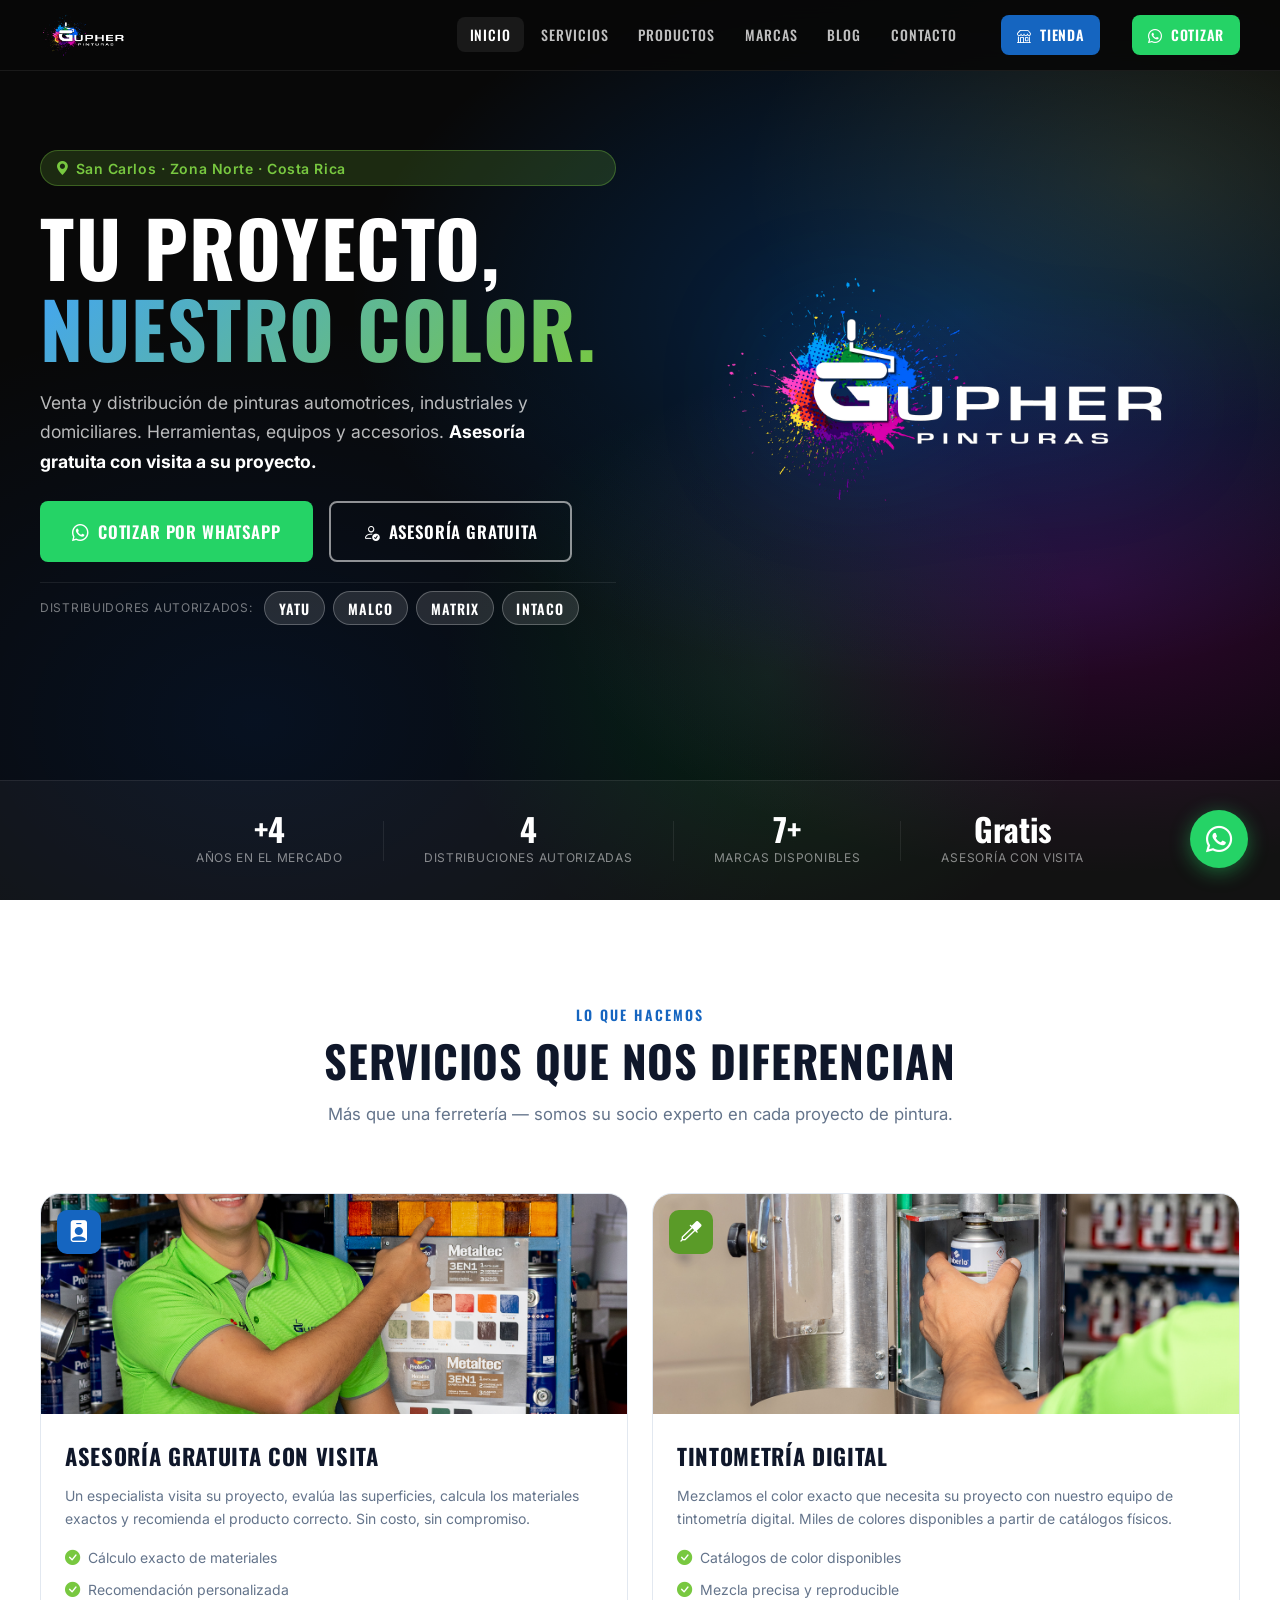
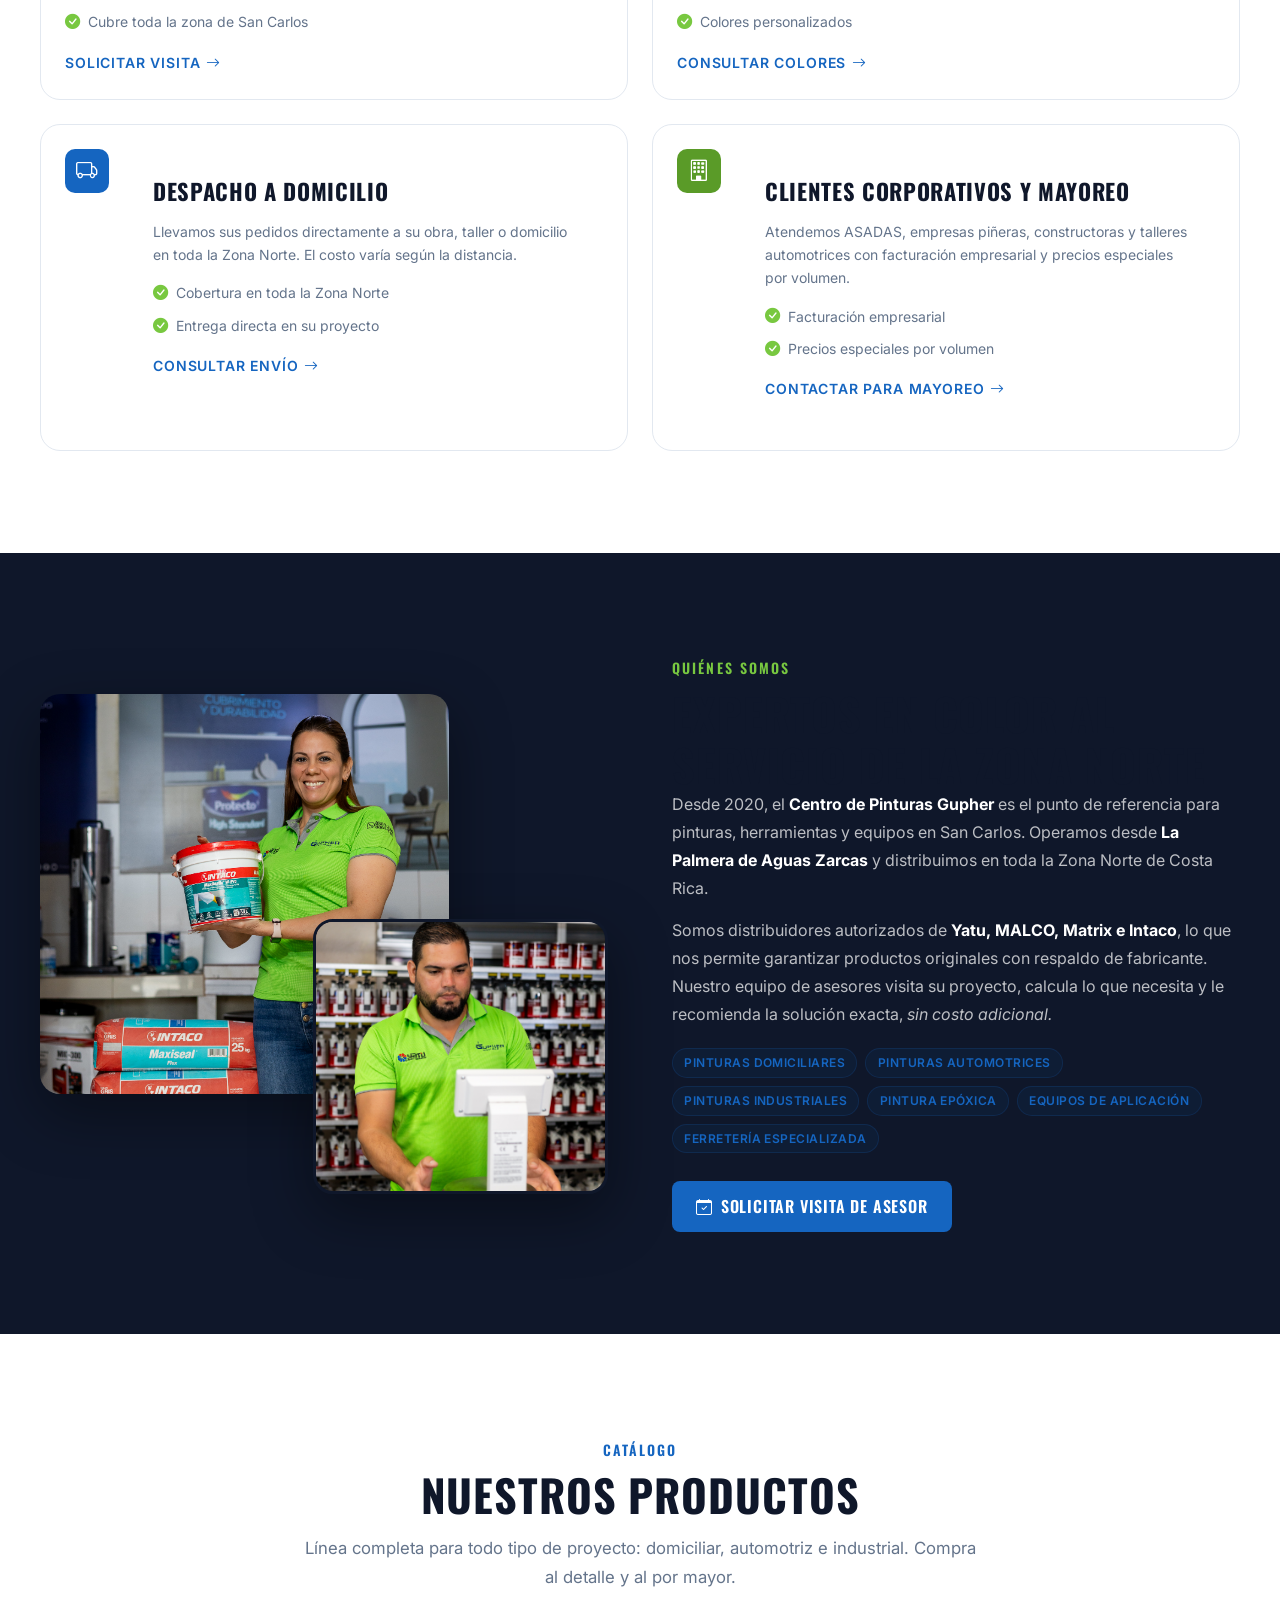
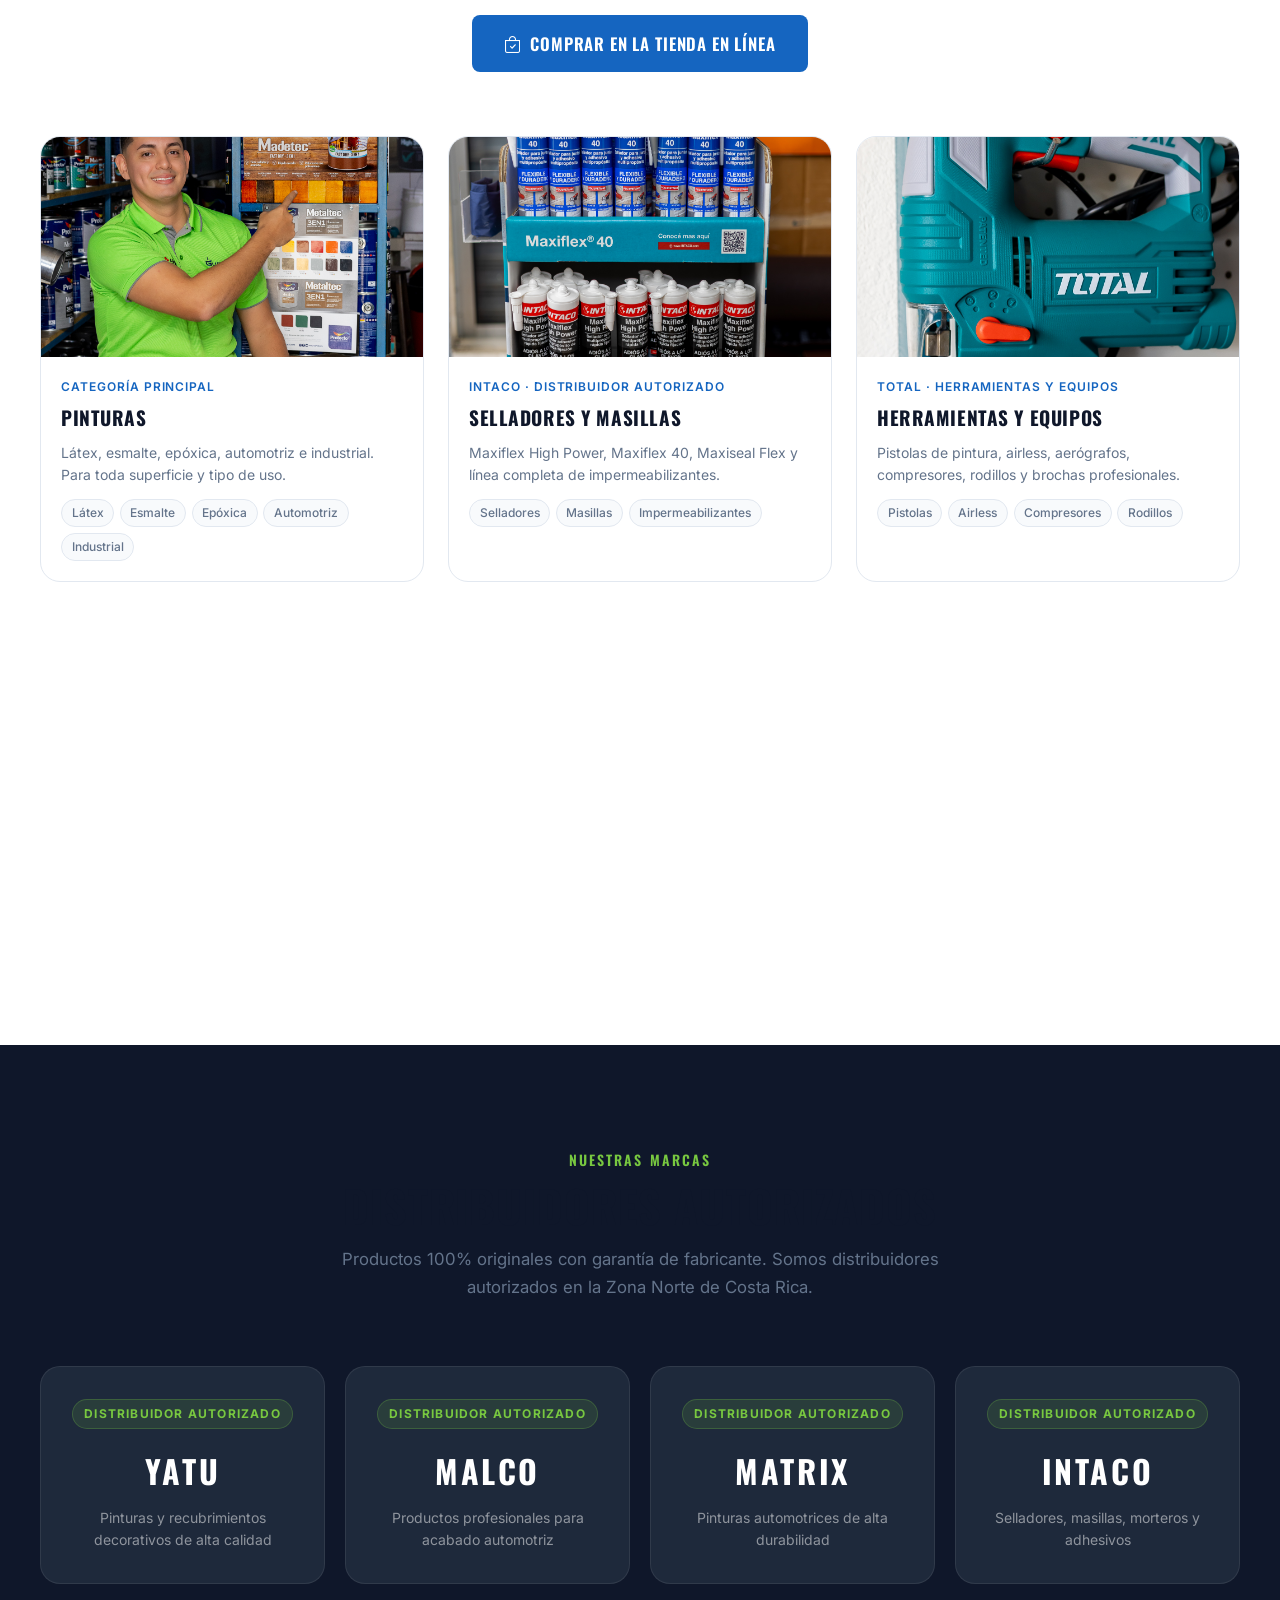
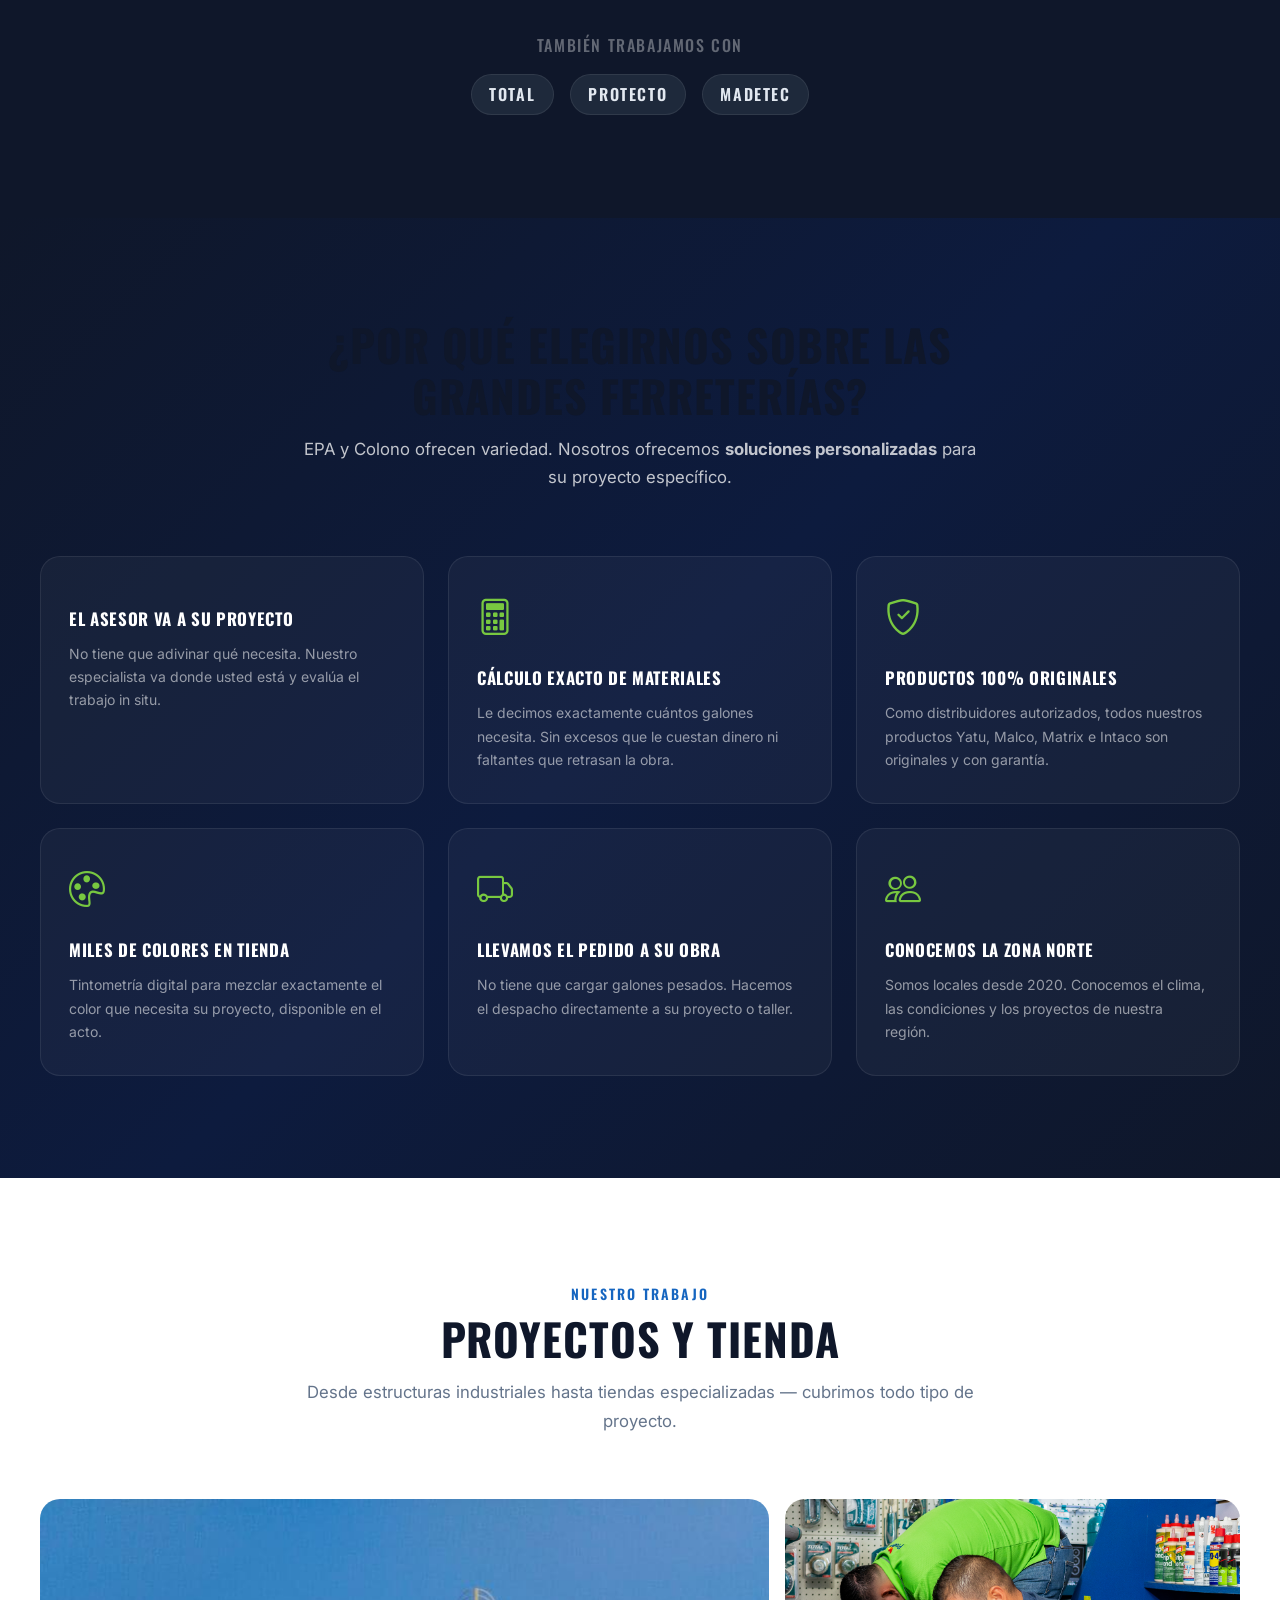
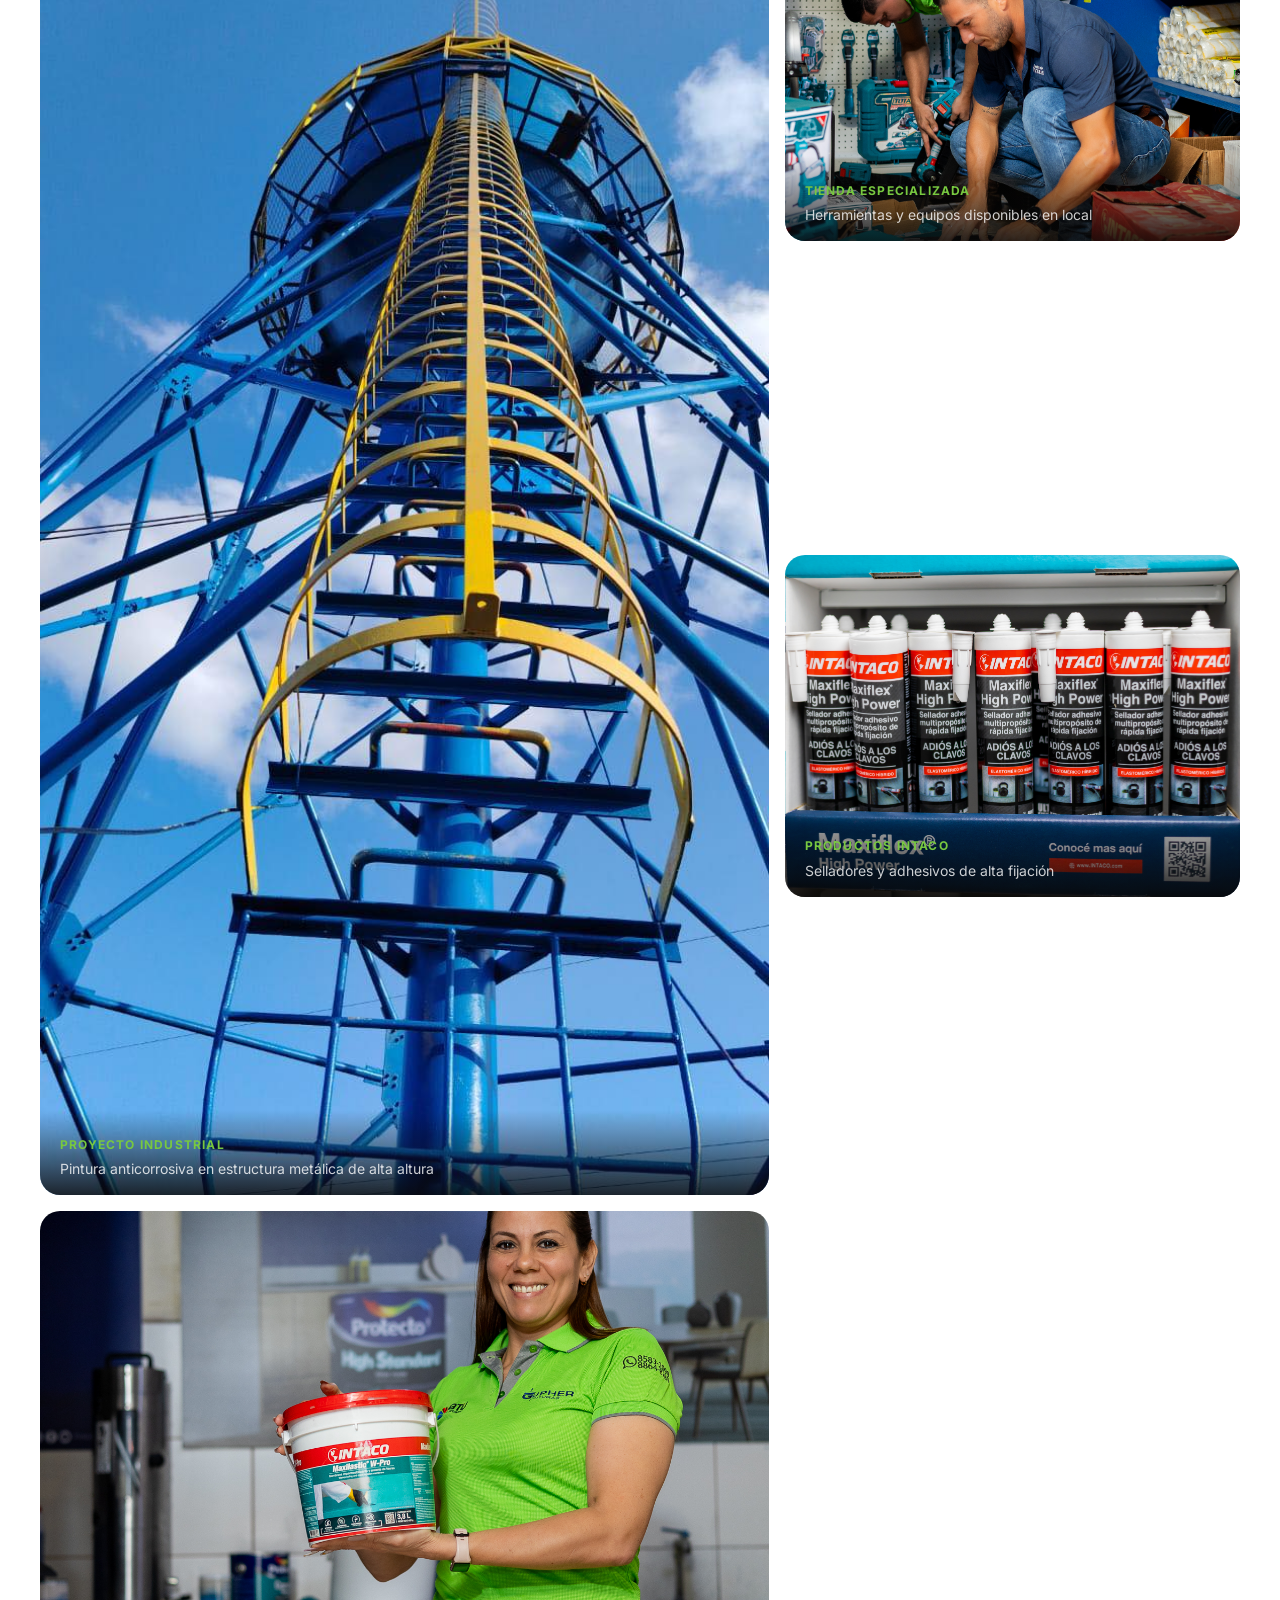
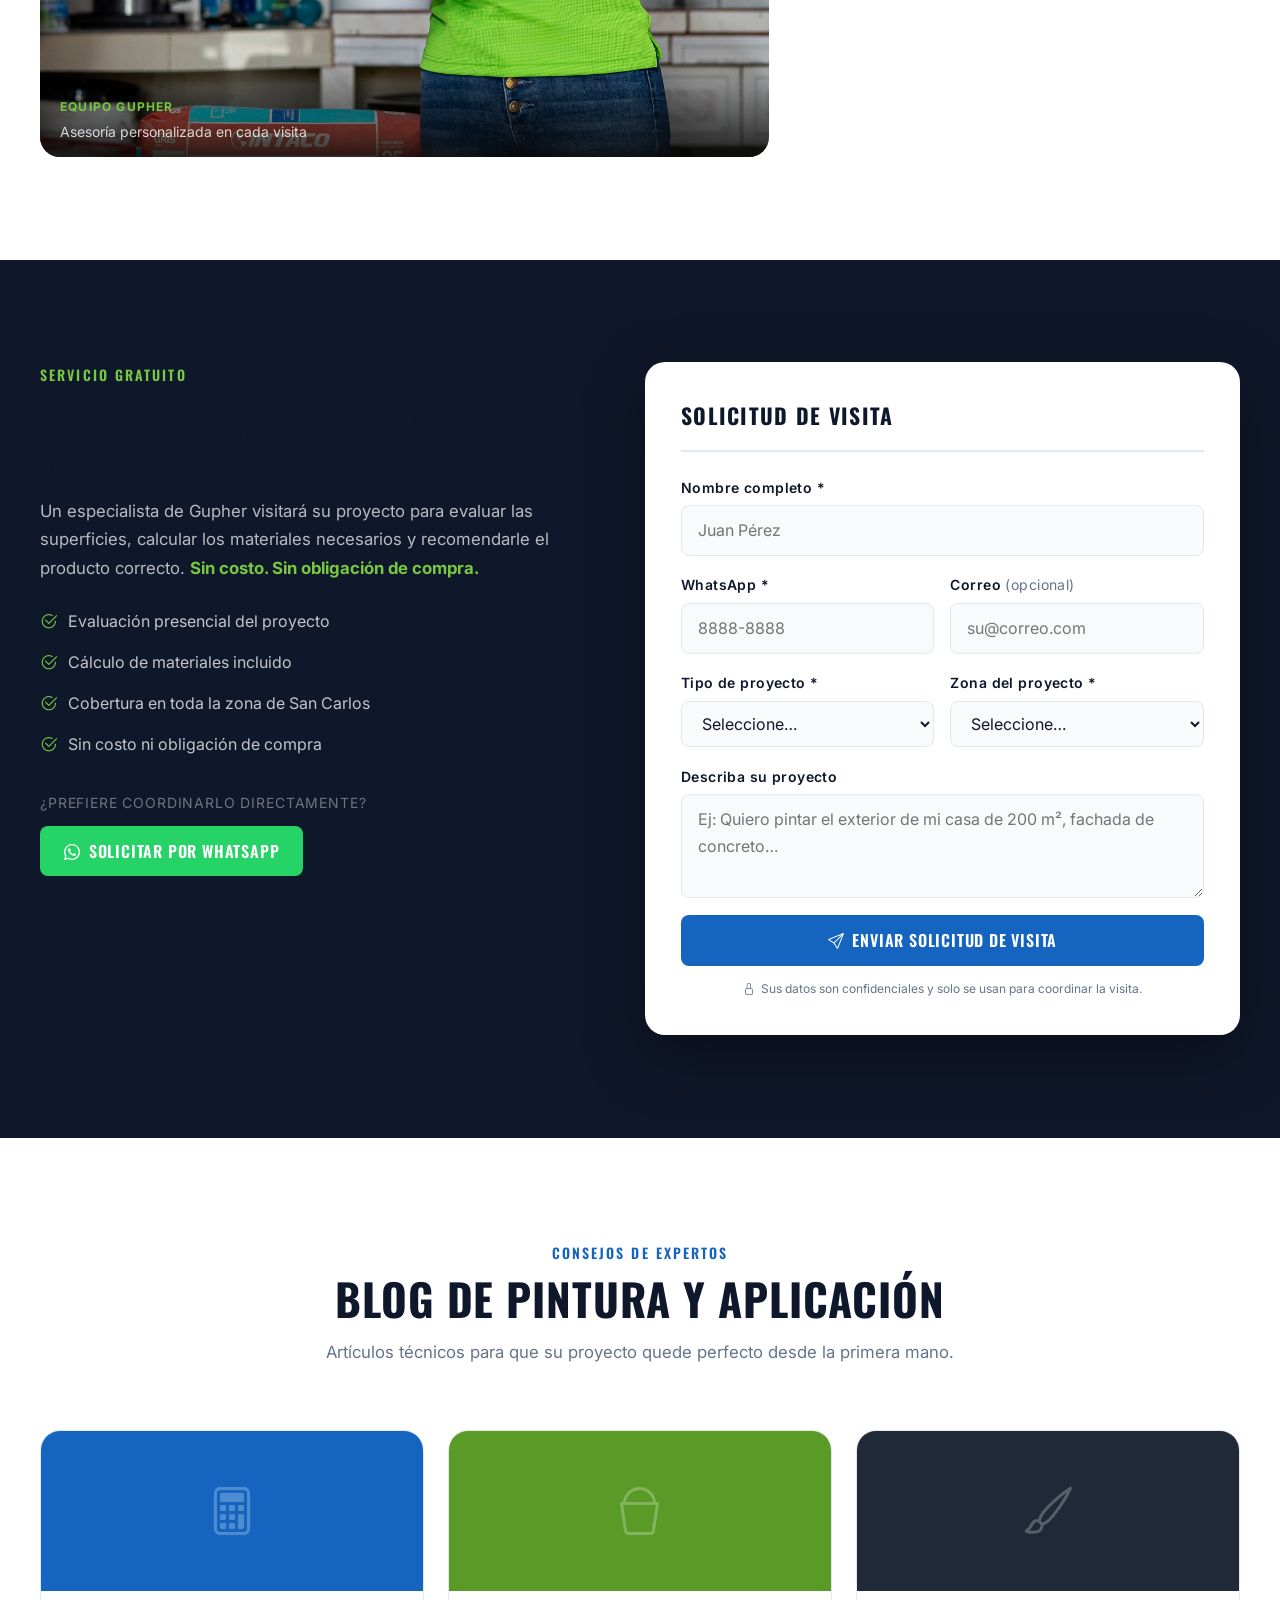
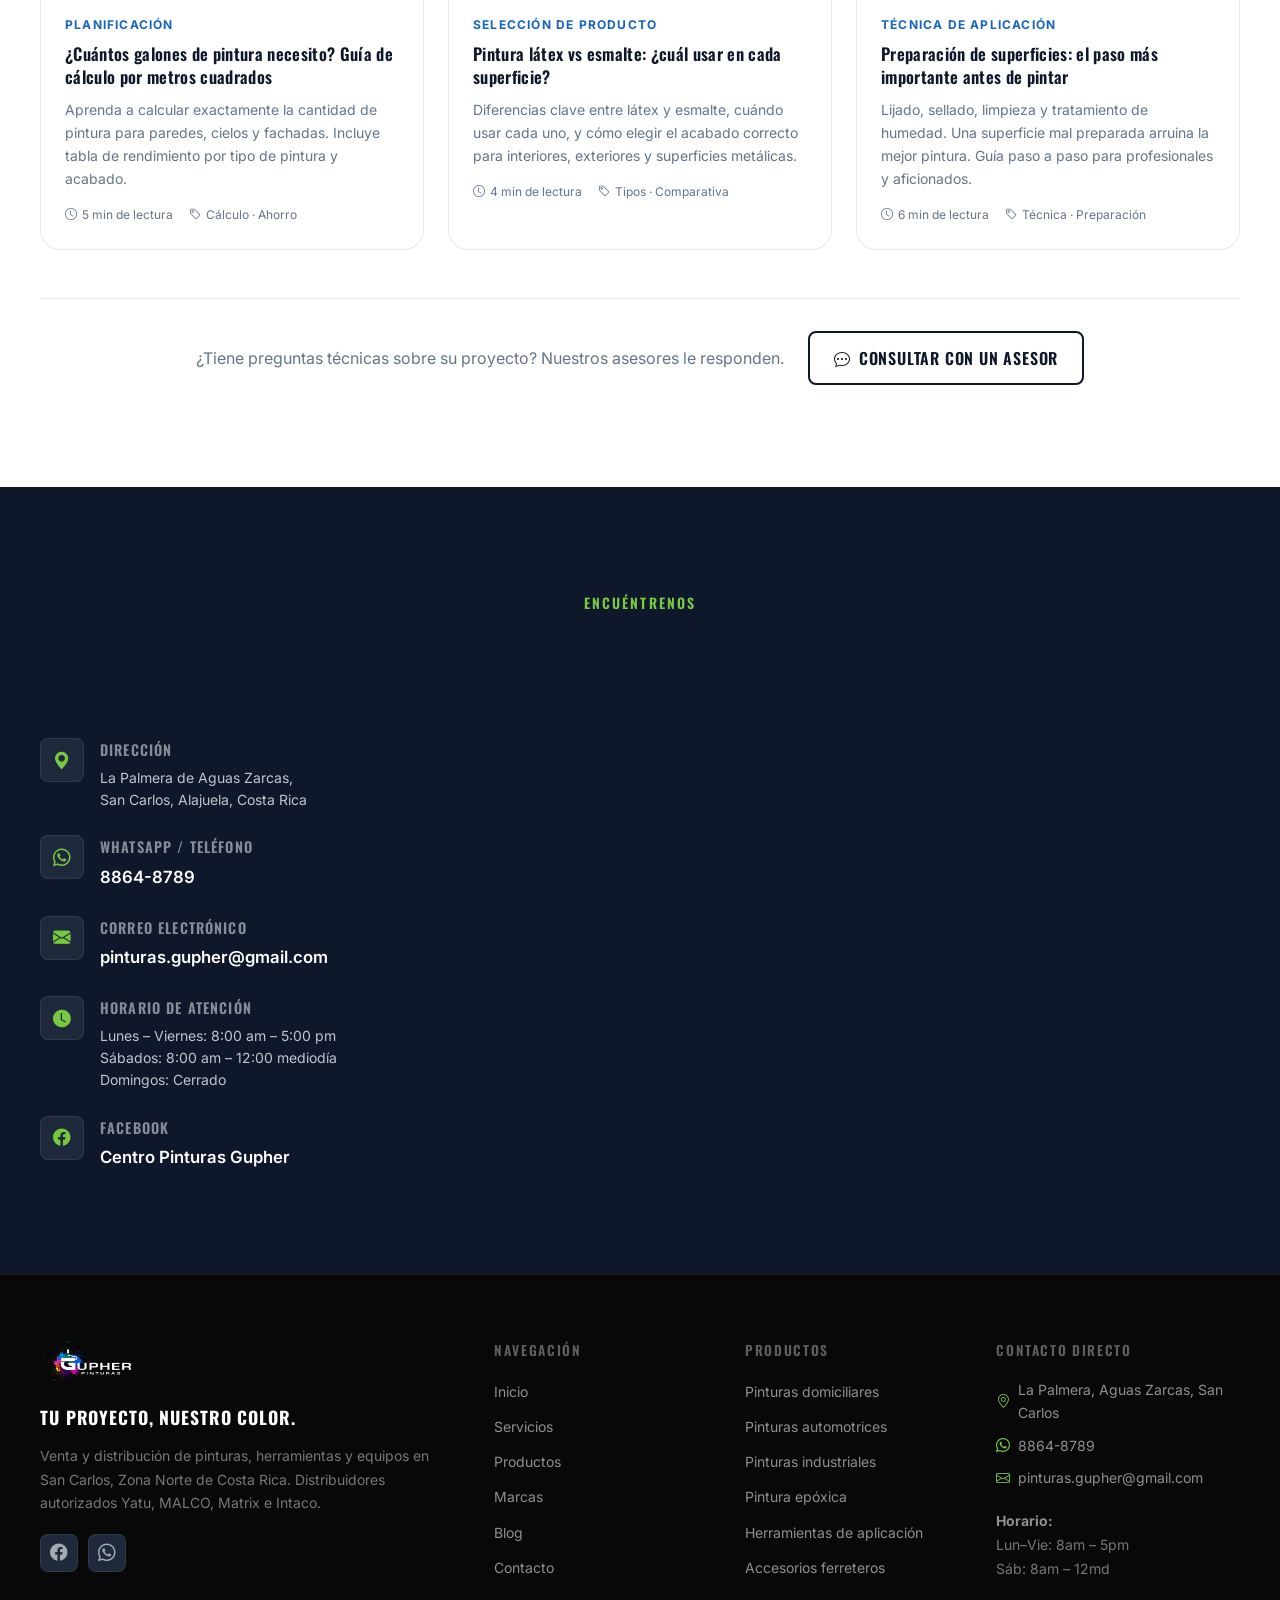
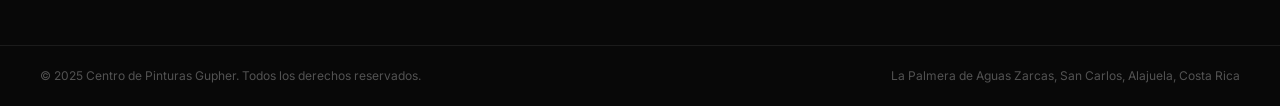
<file: index.html>
<!DOCTYPE html>
<html lang="es">
<head>
  <meta charset="UTF-8">
  <meta name="viewport" content="width=device-width, initial-scale=1.0">
  <title>Centro de Pinturas Gupher | Pinturas, Ferretería y Asesoría en San Carlos, Costa Rica</title>
  <meta name="description" content="Distribuidores autorizados de Yatu, Malco, Matrix e Intaco en San Carlos, Zona Norte. Pinturas automotrices, industriales y domiciliares. Asesoría gratuita con visita al proyecto. ☎ 8864-8789">
  <meta name="robots" content="index, follow">
  <meta name="author" content="Centro de Pinturas Gupher">
  <meta name="geo.region" content="CR-A">
  <meta name="geo.placename" content="San Carlos, Alajuela, Costa Rica">

  <!-- Open Graph / Facebook -->
  <meta property="og:type" content="website">
  <meta property="og:url" content="https://www.pinturas-gupher.com/">
  <meta property="og:title" content="Centro de Pinturas Gupher | San Carlos, Zona Norte">
  <meta property="og:description" content="Distribuidores autorizados Yatu, Malco, Matrix e Intaco. Asesoría gratuita con visita al proyecto. Pinturas, herramientas y equipos en la Zona Norte de Costa Rica.">
  <meta property="og:image" content="https://www.pinturas-gupher.com/assets/og-image.jpg">
  <meta property="og:locale" content="es_CR">
  <meta property="og:site_name" content="Centro de Pinturas Gupher">

  <!-- Favicon -->
  <link rel="icon" type="image/png" href="/favicon.png">

  <!-- Fonts -->
  <link rel="preconnect" href="https://fonts.googleapis.com">
  <link rel="preconnect" href="https://fonts.gstatic.com" crossorigin>
  <link href="https://fonts.googleapis.com/css2?family=Oswald:wght@400;500;600;700&family=Inter:ital,wght@0,300;0,400;0,500;0,600;0,700;1,400&display=swap" rel="stylesheet">

  <!-- Bootstrap Icons -->
  <link rel="stylesheet" href="https://cdn.jsdelivr.net/npm/bootstrap-icons@1.11.3/font/bootstrap-icons.min.css">

  <!-- Styles -->
  <link rel="stylesheet" href="css/styles.css">

  <!-- Schema.org JSON-LD -->
  <script type="application/ld+json">
  {
    "@context": "https://schema.org",
    "@type": "HardwareStore",
    "name": "Centro de Pinturas Gupher",
    "alternateName": "Gupher Pinturas",
    "description": "Venta y distribución de pinturas automotrices, industriales y domiciliares. Herramientas, equipos y accesorios ferreteros. Asesoría gratuita con visita al proyecto en San Carlos, Zona Norte de Costa Rica.",
    "url": "https://www.pinturas-gupher.com",
    "telephone": "+50688648789",
    "email": "pinturas.gupher@gmail.com",
    "address": {
      "@type": "PostalAddress",
      "streetAddress": "La Palmera de Aguas Zarcas",
      "addressLocality": "San Carlos",
      "addressRegion": "Alajuela",
      "addressCountry": "CR"
    },
    "openingHoursSpecification": [
      {
        "@type": "OpeningHoursSpecification",
        "dayOfWeek": ["Monday","Tuesday","Wednesday","Thursday","Friday"],
        "opens": "08:00",
        "closes": "17:00"
      },
      {
        "@type": "OpeningHoursSpecification",
        "dayOfWeek": "Saturday",
        "opens": "08:00",
        "closes": "12:00"
      }
    ],
    "sameAs": ["https://www.facebook.com/CentroPinturas.Gupher"],
    "priceRange": "₡₡",
    "foundingDate": "2020",
    "areaServed": {
      "@type": "AdministrativeArea",
      "name": "Zona Norte, San Carlos, Alajuela, Costa Rica"
    },
    "brand": [
      {"@type": "Brand", "name": "Yatu"},
      {"@type": "Brand", "name": "MALCO"},
      {"@type": "Brand", "name": "Matrix"},
      {"@type": "Brand", "name": "Intaco"},
      {"@type": "Brand", "name": "Total"},
      {"@type": "Brand", "name": "Protecto"},
      {"@type": "Brand", "name": "Madetec"}
    ]
  }
  </script>
</head>
<body>

  <!-- ===== HEADER ===== -->
  <header class="header" id="header">
    <nav class="nav" role="navigation" aria-label="Navegación principal">
      <div class="container nav__inner">
        <a href="#inicio" class="nav__logo" aria-label="Centro de Pinturas Gupher — Inicio">
          <img src="images/PerfilGupher.png" alt="Centro de Pinturas Gupher" width="150" height="56">
        </a>

        <button class="nav__toggle" id="navToggle" aria-expanded="false" aria-controls="navMenu" aria-label="Abrir menú">
          <span></span>
          <span></span>
          <span></span>
        </button>

        <ul class="nav__menu" id="navMenu" role="list">
          <li><a href="#inicio"    class="nav__link">Inicio</a></li>
          <li><a href="#servicios" class="nav__link">Servicios</a></li>
          <li><a href="#productos" class="nav__link">Productos</a></li>
          <li><a href="#marcas"    class="nav__link">Marcas</a></li>
          <li><a href="#blog"      class="nav__link">Blog</a></li>
          <li><a href="#contacto"  class="nav__link">Contacto</a></li>
        </ul>

        <a href="https://tienda-gupher.vercel.app/"
           class="btn btn-blue btn-sm nav__cta"
           target="_blank" rel="noopener noreferrer"
           aria-label="Ir a la tienda en línea">
          <i class="bi bi-shop" aria-hidden="true"></i>
          <span>Tienda</span>
        </a>
        <a href="https://wa.me/50688648789?text=Hola%2C%20me%20gustar%C3%ADa%20cotizar%20pinturas%20o%20productos"
           class="btn btn-whatsapp btn-sm nav__cta"
           target="_blank" rel="noopener noreferrer"
           aria-label="Cotizar por WhatsApp">
          <i class="bi bi-whatsapp" aria-hidden="true"></i>
          <span>Cotizar</span>
        </a>
      </div>
    </nav>
  </header>

  <main>

    <!-- ===== HERO ===== -->
    <section id="inicio" class="hero" aria-labelledby="hero-title">
      <div class="hero__bg" aria-hidden="true"></div>

      <div class="container hero__inner">
        <div class="hero__content">
          <span class="badge badge-lime">
            <i class="bi bi-geo-alt-fill" aria-hidden="true"></i>
            San Carlos · Zona Norte · Costa Rica
          </span>
          <h1 id="hero-title" class="hero__title">
            Tu proyecto,<br>
            <span class="text-gradient">nuestro color.</span>
          </h1>
          <p class="hero__desc">
            Venta y distribución de pinturas automotrices, industriales y domiciliares.
            Herramientas, equipos y accesorios. <strong>Asesoría gratuita con visita a su proyecto.</strong>
          </p>
          <div class="hero__actions">
            <a href="https://wa.me/50688648789?text=Hola%2C%20necesito%20cotizar%20pinturas"
               class="btn btn-whatsapp btn-lg"
               target="_blank" rel="noopener noreferrer">
              <i class="bi bi-whatsapp" aria-hidden="true"></i>
              Cotizar por WhatsApp
            </a>
            <a href="#asesoria" class="btn btn-outline-white btn-lg">
              <i class="bi bi-person-check" aria-hidden="true"></i>
              Asesoría Gratuita
            </a>
          </div>
          <div class="hero__auth-brands" aria-label="Distribuidores autorizados de">
            <span class="hero__auth-label">Distribuidores autorizados:</span>
            <div class="hero__auth-pills">
              <span class="brand-pill">YATU</span>
              <span class="brand-pill">MALCO</span>
              <span class="brand-pill">MATRIX</span>
              <span class="brand-pill">INTACO</span>
            </div>
          </div>
        </div>

        <div class="hero__visual" aria-hidden="true">
          <img src="images/PerfilGupher.png" alt="" width="520" class="hero__logo-img">
        </div>
      </div>

      <div class="hero__stats" aria-label="Datos del negocio">
        <div class="container stats__row">
          <div class="stat-item">
            <strong class="stat-item__num">+4</strong>
            <span class="stat-item__lbl">Años en el mercado</span>
          </div>
          <div class="stat-divider" aria-hidden="true"></div>
          <div class="stat-item">
            <strong class="stat-item__num">4</strong>
            <span class="stat-item__lbl">Distribuciones autorizadas</span>
          </div>
          <div class="stat-divider" aria-hidden="true"></div>
          <div class="stat-item">
            <strong class="stat-item__num">7+</strong>
            <span class="stat-item__lbl">Marcas disponibles</span>
          </div>
          <div class="stat-divider" aria-hidden="true"></div>
          <div class="stat-item">
            <strong class="stat-item__num">Gratis</strong>
            <span class="stat-item__lbl">Asesoría con visita</span>
          </div>
        </div>
      </div>
    </section>

    <!-- ===== SERVICIOS ===== -->
    <section id="servicios" class="section" aria-labelledby="servicios-title">
      <div class="container">
        <header class="section__header">
          <span class="section__eyebrow">Lo que hacemos</span>
          <h2 id="servicios-title" class="section__title">Servicios que nos diferencian</h2>
          <p class="section__desc">Más que una ferretería — somos su socio experto en cada proyecto de pintura.</p>
        </header>

        <div class="services__grid">

          <article class="service-card">
            <div class="service-card__top">
              <div class="service-card__icon-wrap bg-blue">
                <i class="bi bi-person-badge-fill" aria-hidden="true"></i>
              </div>
              <div class="service-card__img-wrap">
                <img src="images/IMG_0802.jpg"
                     alt="Asesor de Pinturas Gupher mostrando carta de colores Madetec y Metaltec al cliente"
                     loading="lazy">
              </div>
            </div>
            <div class="service-card__body">
              <h3 class="service-card__title">Asesoría Gratuita con Visita</h3>
              <p class="service-card__desc">
                Un especialista visita su proyecto, evalúa las superficies, calcula los materiales
                exactos y recomienda el producto correcto. Sin costo, sin compromiso.
              </p>
              <ul class="check-list">
                <li><i class="bi bi-check-circle-fill" aria-hidden="true"></i> Cálculo exacto de materiales</li>
                <li><i class="bi bi-check-circle-fill" aria-hidden="true"></i> Recomendación personalizada</li>
                <li><i class="bi bi-check-circle-fill" aria-hidden="true"></i> Cubre toda la zona de San Carlos</li>
              </ul>
              <a href="#asesoria" class="link-arrow">
                Solicitar visita <i class="bi bi-arrow-right" aria-hidden="true"></i>
              </a>
            </div>
          </article>

          <article class="service-card">
            <div class="service-card__top">
              <div class="service-card__icon-wrap bg-lime">
                <i class="bi bi-eyedropper" aria-hidden="true"></i>
              </div>
              <div class="service-card__img-wrap">
                <img src="images/IMG_0775.jpg"
                     alt="Técnico de Gupher operando el tintómetro para mezclar pintura a color personalizado"
                     loading="lazy">
              </div>
            </div>
            <div class="service-card__body">
              <h3 class="service-card__title">Tintometría Digital</h3>
              <p class="service-card__desc">
                Mezclamos el color exacto que necesita su proyecto con nuestro equipo de tintometría
                digital. Miles de colores disponibles a partir de catálogos físicos.
              </p>
              <ul class="check-list">
                <li><i class="bi bi-check-circle-fill" aria-hidden="true"></i> Catálogos de color disponibles</li>
                <li><i class="bi bi-check-circle-fill" aria-hidden="true"></i> Mezcla precisa y reproducible</li>
                <li><i class="bi bi-check-circle-fill" aria-hidden="true"></i> Colores personalizados</li>
              </ul>
              <a href="https://wa.me/50688648789?text=Hola%2C%20quisiera%20consultar%20sobre%20tintometr%C3%ADa"
                 class="link-arrow" target="_blank" rel="noopener">
                Consultar colores <i class="bi bi-arrow-right" aria-hidden="true"></i>
              </a>
            </div>
          </article>

          <article class="service-card service-card--horizontal">
            <div class="service-card__icon-wrap bg-blue">
              <i class="bi bi-truck" aria-hidden="true"></i>
            </div>
            <div class="service-card__body">
              <h3 class="service-card__title">Despacho a Domicilio</h3>
              <p class="service-card__desc">
                Llevamos sus pedidos directamente a su obra, taller o domicilio en toda la Zona Norte.
                El costo varía según la distancia.
              </p>
              <ul class="check-list">
                <li><i class="bi bi-check-circle-fill" aria-hidden="true"></i> Cobertura en toda la Zona Norte</li>
                <li><i class="bi bi-check-circle-fill" aria-hidden="true"></i> Entrega directa en su proyecto</li>
              </ul>
              <a href="https://wa.me/50688648789?text=Hola%2C%20quisiera%20consultar%20sobre%20despacho%20a%20domicilio"
                 class="link-arrow" target="_blank" rel="noopener">
                Consultar envío <i class="bi bi-arrow-right" aria-hidden="true"></i>
              </a>
            </div>
          </article>

          <article class="service-card service-card--horizontal">
            <div class="service-card__icon-wrap bg-lime">
              <i class="bi bi-building" aria-hidden="true"></i>
            </div>
            <div class="service-card__body">
              <h3 class="service-card__title">Clientes Corporativos y Mayoreo</h3>
              <p class="service-card__desc">
                Atendemos ASADAS, empresas piñeras, constructoras y talleres automotrices con
                facturación empresarial y precios especiales por volumen.
              </p>
              <ul class="check-list">
                <li><i class="bi bi-check-circle-fill" aria-hidden="true"></i> Facturación empresarial</li>
                <li><i class="bi bi-check-circle-fill" aria-hidden="true"></i> Precios especiales por volumen</li>
              </ul>
              <a href="https://wa.me/50688648789?text=Hola%2C%20somos%20una%20empresa%20y%20queremos%20cotizar%20al%20por%20mayor"
                 class="link-arrow" target="_blank" rel="noopener">
                Contactar para mayoreo <i class="bi bi-arrow-right" aria-hidden="true"></i>
              </a>
            </div>
          </article>

        </div>
      </div>
    </section>

    <!-- ===== NOSOTROS ===== -->
    <section id="nosotros" class="section bg-dark" aria-labelledby="nosotros-title">
      <div class="container about__grid">
        <div class="about__images">
          <div class="about__img-main">
            <img src="images/IMG_0865.jpg"
                 alt="Asesora de Centro de Pinturas Gupher con productos Intaco y Protecto en tienda"
                 loading="lazy">
          </div>
          <div class="about__img-secondary">
            <img src="images/IMG_0714.jpg"
                 alt="Especialista Gupher trabajando en el área de tintometría digital"
                 loading="lazy">
          </div>
        </div>

        <div class="about__content">
          <span class="section__eyebrow section__eyebrow--light">Quiénes somos</span>
          <h2 id="nosotros-title" class="section__title text-white">
            Expertos en color al servicio de la Zona Norte
          </h2>
          <p class="about__text">
            Desde 2020, el <strong>Centro de Pinturas Gupher</strong> es el punto de referencia para pinturas,
            herramientas y equipos en San Carlos. Operamos desde <strong>La Palmera de Aguas Zarcas</strong>
            y distribuimos en toda la Zona Norte de Costa Rica.
          </p>
          <p class="about__text">
            Somos distribuidores autorizados de <strong>Yatu, MALCO, Matrix e Intaco</strong>, lo que nos
            permite garantizar productos originales con respaldo de fabricante. Nuestro equipo de
            asesores visita su proyecto, calcula lo que necesita y le recomienda la solución exacta,
            <em>sin costo adicional.</em>
          </p>
          <div class="about__tags">
            <span class="tag">Pinturas domiciliares</span>
            <span class="tag">Pinturas automotrices</span>
            <span class="tag">Pinturas industriales</span>
            <span class="tag">Pintura epóxica</span>
            <span class="tag">Equipos de aplicación</span>
            <span class="tag">Ferretería especializada</span>
          </div>
          <a href="#asesoria" class="btn btn-blue mt-lg">
            <i class="bi bi-calendar-check" aria-hidden="true"></i>
            Solicitar visita de asesor
          </a>
        </div>
      </div>
    </section>

    <!-- ===== PRODUCTOS ===== -->
    <section id="productos" class="section" aria-labelledby="productos-title">
      <div class="container">
        <header class="section__header">
          <span class="section__eyebrow">Catálogo</span>
          <h2 id="productos-title" class="section__title">Nuestros productos</h2>
          <p class="section__desc">
            Línea completa para todo tipo de proyecto: domiciliar, automotriz e industrial.
            Compra al detalle y al por mayor.
          </p>
          <div style="margin-top: 1.5rem;">
            <a href="https://tienda-gupher.vercel.app/"
               class="btn btn-blue btn-lg"
               target="_blank" rel="noopener noreferrer"
               aria-label="Comprar en la tienda en línea">
              <i class="bi bi-bag-check" aria-hidden="true"></i>
              Comprar en la tienda en línea
            </a>
          </div>
        </header>

        <div class="products__grid">

          <article class="product-card">
            <div class="product-card__img-wrap">
              <img src="images/IMG_0802.jpg"
                   alt="Pinturas Madetec, Metaltec y Corrotec disponibles en Gupher San Carlos"
                   loading="lazy">
              <div class="product-card__overlay">
                <a href="https://wa.me/50688648789?text=Hola%2C%20quisiera%20cotizar%20pinturas"
                   class="btn btn-sm btn-whatsapp" target="_blank" rel="noopener">
                  <i class="bi bi-whatsapp" aria-hidden="true"></i> Cotizar
                </a>
              </div>
            </div>
            <div class="product-card__body">
              <span class="product-card__cat">Categoría principal</span>
              <h3 class="product-card__title">Pinturas</h3>
              <p class="product-card__desc">Látex, esmalte, epóxica, automotriz e industrial. Para toda superficie y tipo de uso.</p>
              <div class="product-tags">
                <span>Látex</span><span>Esmalte</span><span>Epóxica</span><span>Automotriz</span><span>Industrial</span>
              </div>
            </div>
          </article>

          <article class="product-card">
            <div class="product-card__img-wrap">
              <img src="images/IMG_0826.jpg"
                   alt="Productos Intaco Maxiflex en exhibición en Centro de Pinturas Gupher"
                   loading="lazy">
              <div class="product-card__overlay">
                <a href="https://wa.me/50688648789?text=Hola%2C%20quisiera%20cotizar%20selladores%20y%20masillas"
                   class="btn btn-sm btn-whatsapp" target="_blank" rel="noopener">
                  <i class="bi bi-whatsapp" aria-hidden="true"></i> Cotizar
                </a>
              </div>
            </div>
            <div class="product-card__body">
              <span class="product-card__cat">Intaco · Distribuidor autorizado</span>
              <h3 class="product-card__title">Selladores y Masillas</h3>
              <p class="product-card__desc">Maxiflex High Power, Maxiflex 40, Maxiseal Flex y línea completa de impermeabilizantes.</p>
              <div class="product-tags">
                <span>Selladores</span><span>Masillas</span><span>Impermeabilizantes</span>
              </div>
            </div>
          </article>

          <article class="product-card">
            <div class="product-card__img-wrap">
              <img src="images/IMG_0174.jpg"
                   alt="Herramientas eléctricas marca Total disponibles en Pinturas Gupher San Carlos"
                   loading="lazy">
              <div class="product-card__overlay">
                <a href="https://wa.me/50688648789?text=Hola%2C%20quisiera%20cotizar%20herramientas%20y%20equipos"
                   class="btn btn-sm btn-whatsapp" target="_blank" rel="noopener">
                  <i class="bi bi-whatsapp" aria-hidden="true"></i> Cotizar
                </a>
              </div>
            </div>
            <div class="product-card__body">
              <span class="product-card__cat">Total · Herramientas y Equipos</span>
              <h3 class="product-card__title">Herramientas y Equipos</h3>
              <p class="product-card__desc">Pistolas de pintura, airless, aerógrafos, compresores, rodillos y brochas profesionales.</p>
              <div class="product-tags">
                <span>Pistolas</span><span>Airless</span><span>Compresores</span><span>Rodillos</span>
              </div>
            </div>
          </article>

          <article class="product-card product-card--icon">
            <div class="product-card__icon">
              <i class="bi bi-droplet-half" aria-hidden="true"></i>
            </div>
            <div class="product-card__body">
              <span class="product-card__cat">Preparación de superficies</span>
              <h3 class="product-card__title">Diluyentes y Solventes</h3>
              <p class="product-card__desc">Diluyentes, solventes y removedores para preparación, limpieza y acabados perfectos.</p>
              <div class="product-tags">
                <span>Diluyentes</span><span>Solventes</span><span>Removedores</span>
              </div>
              <a href="https://wa.me/50688648789?text=Hola%2C%20necesito%20cotizar%20diluyentes%20y%20solventes"
                 class="link-arrow mt-sm" target="_blank" rel="noopener">
                Cotizar <i class="bi bi-arrow-right" aria-hidden="true"></i>
              </a>
            </div>
          </article>

          <article class="product-card product-card--icon">
            <div class="product-card__icon">
              <i class="bi bi-tools" aria-hidden="true"></i>
            </div>
            <div class="product-card__body">
              <span class="product-card__cat">Protección y acabado</span>
              <h3 class="product-card__title">Accesorios Ferreteros</h3>
              <p class="product-card__desc">Lijas, cintas de enmascarar, mascarillas, protectores y materiales de preparación.</p>
              <div class="product-tags">
                <span>Lijas</span><span>Cintas</span><span>Mascarillas</span>
              </div>
              <a href="https://wa.me/50688648789?text=Hola%2C%20necesito%20cotizar%20accesorios%20ferreteros"
                 class="link-arrow mt-sm" target="_blank" rel="noopener">
                Cotizar <i class="bi bi-arrow-right" aria-hidden="true"></i>
              </a>
            </div>
          </article>

          <article class="product-card product-card--cta">
            <div class="product-card__cta-inner">
              <i class="bi bi-palette2" aria-hidden="true"></i>
              <h3>¿No encuentra lo que busca?</h3>
              <p>Escríbanos y le ayudamos a encontrar el producto correcto para su proyecto.</p>
              <a href="https://wa.me/50688648789?text=Hola%2C%20busco%20un%20producto%20espec%C3%ADfico%20y%20necesito%20orientaci%C3%B3n"
                 class="btn btn-whatsapp" target="_blank" rel="noopener">
                <i class="bi bi-whatsapp" aria-hidden="true"></i> Escribirnos
              </a>
            </div>
          </article>

        </div>
      </div>
    </section>

    <!-- ===== MARCAS ===== -->
    <section id="marcas" class="section bg-dark" aria-labelledby="marcas-title">
      <div class="container">
        <header class="section__header">
          <span class="section__eyebrow section__eyebrow--light">Nuestras marcas</span>
          <h2 id="marcas-title" class="section__title text-white">Distribuidores autorizados</h2>
          <p class="section__desc text-muted">
            Productos 100% originales con garantía de fabricante. Somos distribuidores autorizados
            en la Zona Norte de Costa Rica.
          </p>
        </header>

        <div class="brands__authorized">
          <div class="brand-card brand-card--featured">
            <div class="brand-card__badge">Distribuidor Autorizado</div>
            <div class="brand-card__name">YATU</div>
            <p class="brand-card__desc">Pinturas y recubrimientos decorativos de alta calidad</p>
          </div>
          <div class="brand-card brand-card--featured">
            <div class="brand-card__badge">Distribuidor Autorizado</div>
            <div class="brand-card__name">MALCO</div>
            <p class="brand-card__desc">Productos profesionales para acabado automotriz</p>
          </div>
          <div class="brand-card brand-card--featured">
            <div class="brand-card__badge">Distribuidor Autorizado</div>
            <div class="brand-card__name">MATRIX</div>
            <p class="brand-card__desc">Pinturas automotrices de alta durabilidad</p>
          </div>
          <div class="brand-card brand-card--featured">
            <div class="brand-card__badge">Distribuidor Autorizado</div>
            <div class="brand-card__name">INTACO</div>
            <p class="brand-card__desc">Selladores, masillas, morteros y adhesivos</p>
          </div>
        </div>

        <div class="brands__also-section">
          <h3 class="brands__also-title">También trabajamos con</h3>
          <div class="brands__also-grid">
            <span class="brand-pill-dark">TOTAL</span>
            <span class="brand-pill-dark">PROTECTO</span>
            <span class="brand-pill-dark">MADETEC</span>
          </div>
        </div>
      </div>
    </section>

    <!-- ===== POR QUÉ ELEGIRNOS ===== -->
    <section class="section section-why" aria-labelledby="porque-title">
      <div class="container">
        <header class="section__header">
          <h2 id="porque-title" class="section__title text-white">
            ¿Por qué elegirnos sobre las grandes ferreterías?
          </h2>
          <p class="section__desc" style="color:rgba(255,255,255,0.75)">
            EPA y Colono ofrecen variedad. Nosotros ofrecemos <strong>soluciones personalizadas</strong>
            para su proyecto específico.
          </p>
        </header>

        <div class="why__grid">
          <article class="why-card">
            <i class="bi bi-person-walk why-card__icon" aria-hidden="true"></i>
            <h3>El asesor va a su proyecto</h3>
            <p>No tiene que adivinar qué necesita. Nuestro especialista va donde usted está y evalúa el trabajo in situ.</p>
          </article>
          <article class="why-card">
            <i class="bi bi-calculator why-card__icon" aria-hidden="true"></i>
            <h3>Cálculo exacto de materiales</h3>
            <p>Le decimos exactamente cuántos galones necesita. Sin excesos que le cuestan dinero ni faltantes que retrasan la obra.</p>
          </article>
          <article class="why-card">
            <i class="bi bi-shield-check why-card__icon" aria-hidden="true"></i>
            <h3>Productos 100% originales</h3>
            <p>Como distribuidores autorizados, todos nuestros productos Yatu, Malco, Matrix e Intaco son originales y con garantía.</p>
          </article>
          <article class="why-card">
            <i class="bi bi-palette why-card__icon" aria-hidden="true"></i>
            <h3>Miles de colores en tienda</h3>
            <p>Tintometría digital para mezclar exactamente el color que necesita su proyecto, disponible en el acto.</p>
          </article>
          <article class="why-card">
            <i class="bi bi-truck why-card__icon" aria-hidden="true"></i>
            <h3>Llevamos el pedido a su obra</h3>
            <p>No tiene que cargar galones pesados. Hacemos el despacho directamente a su proyecto o taller.</p>
          </article>
          <article class="why-card">
            <i class="bi bi-people why-card__icon" aria-hidden="true"></i>
            <h3>Conocemos la Zona Norte</h3>
            <p>Somos locales desde 2020. Conocemos el clima, las condiciones y los proyectos de nuestra región.</p>
          </article>
        </div>
      </div>
    </section>

    <!-- ===== GALERÍA ===== -->
    <section id="proyectos" class="section" aria-labelledby="galeria-title">
      <div class="container">
        <header class="section__header">
          <span class="section__eyebrow">Nuestro trabajo</span>
          <h2 id="galeria-title" class="section__title">Proyectos y tienda</h2>
          <p class="section__desc">Desde estructuras industriales hasta tiendas especializadas — cubrimos todo tipo de proyecto.</p>
        </header>

        <div class="gallery__grid">
          <div class="gallery__item gallery__item--large">
            <img src="images/494406317_1014572120865956_5323290978391038446_n.jpg"
                 alt="Torre de comunicaciones pintada en azul y amarillo — Proyecto de pintura industrial realizado con asesoría de Pinturas Gupher en San Carlos"
                 loading="lazy">
            <div class="gallery__caption">
              <span class="gallery__caption-tag">Proyecto Industrial</span>
              <p>Pintura anticorrosiva en estructura metálica de alta altura</p>
            </div>
          </div>
          <div class="gallery__item">
            <img src="images/IMG_0789.jpg"
                 alt="Equipo de Gupher atendiendo en área de herramientas eléctricas Total"
                 loading="lazy">
            <div class="gallery__caption">
              <span class="gallery__caption-tag">Tienda especializada</span>
              <p>Herramientas y equipos disponibles en local</p>
            </div>
          </div>
          <div class="gallery__item">
            <img src="images/IMG_0834.jpg"
                 alt="Display de productos Intaco Maxiflex High Power en Pinturas Gupher"
                 loading="lazy">
            <div class="gallery__caption">
              <span class="gallery__caption-tag">Productos Intaco</span>
              <p>Selladores y adhesivos de alta fijación</p>
            </div>
          </div>
          <div class="gallery__item">
            <img src="images/IMG_0865.jpg"
                 alt="Asesora de Gupher con productos Intaco y Protecto en tienda de San Carlos"
                 loading="lazy">
            <div class="gallery__caption">
              <span class="gallery__caption-tag">Equipo Gupher</span>
              <p>Asesoría personalizada en cada visita</p>
            </div>
          </div>
        </div>
      </div>
    </section>

    <!-- ===== ASESORÍA / FORMULARIO ===== -->
    <section id="asesoria" class="section bg-dark" aria-labelledby="asesoria-title">
      <div class="container asesoria__grid">

        <div class="asesoria__info">
          <span class="section__eyebrow section__eyebrow--light">Servicio gratuito</span>
          <h2 id="asesoria-title" class="section__title text-white">
            Solicite una visita de asesoría
          </h2>
          <p class="asesoria__desc">
            Un especialista de Gupher visitará su proyecto para evaluar las superficies,
            calcular los materiales necesarios y recomendarle el producto correcto.
            <strong class="text-lime">Sin costo. Sin obligación de compra.</strong>
          </p>
          <ul class="asesoria__list">
            <li><i class="bi bi-check2-circle" aria-hidden="true"></i> Evaluación presencial del proyecto</li>
            <li><i class="bi bi-check2-circle" aria-hidden="true"></i> Cálculo de materiales incluido</li>
            <li><i class="bi bi-check2-circle" aria-hidden="true"></i> Cobertura en toda la zona de San Carlos</li>
            <li><i class="bi bi-check2-circle" aria-hidden="true"></i> Sin costo ni obligación de compra</li>
          </ul>
          <p class="asesoria__alt">
            ¿Prefiere coordinarlo directamente?
          </p>
          <a href="https://wa.me/50688648789?text=Hola%2C%20quisiera%20solicitar%20una%20visita%20de%20asesor%C3%ADa%20para%20mi%20proyecto"
             class="btn btn-whatsapp"
             target="_blank" rel="noopener noreferrer">
            <i class="bi bi-whatsapp" aria-hidden="true"></i>
            Solicitar por WhatsApp
          </a>
        </div>

        <div class="asesoria__form-wrap">
          <form class="asesoria__form" id="asesoriaForm" novalidate>
            <h3 class="form__title">Solicitud de visita</h3>

            <div class="form__group">
              <label for="f-nombre" class="form__label">Nombre completo <span aria-hidden="true">*</span></label>
              <input type="text" id="f-nombre" name="nombre" class="form__input"
                     placeholder="Juan Pérez" required autocomplete="name">
            </div>

            <div class="form__row">
              <div class="form__group">
                <label for="f-tel" class="form__label">WhatsApp <span aria-hidden="true">*</span></label>
                <input type="tel" id="f-tel" name="telefono" class="form__input"
                       placeholder="8888-8888" required autocomplete="tel">
              </div>
              <div class="form__group">
                <label for="f-email" class="form__label">Correo <span class="form__optional">(opcional)</span></label>
                <input type="email" id="f-email" name="email" class="form__input"
                       placeholder="su@correo.com" autocomplete="email">
              </div>
            </div>

            <div class="form__row">
              <div class="form__group">
                <label for="f-tipo" class="form__label">Tipo de proyecto <span aria-hidden="true">*</span></label>
                <select id="f-tipo" name="tipo_proyecto" class="form__select" required>
                  <option value="" disabled selected>Seleccione…</option>
                  <option value="domiciliar">Domiciliar (casa, apartamento)</option>
                  <option value="automotriz">Automotriz (carro, vehículo)</option>
                  <option value="industrial">Industrial (maquinaria, estructuras)</option>
                  <option value="comercial">Comercial (local, empresa, ASADA)</option>
                  <option value="agricola">Agrícola / Piñera</option>
                  <option value="otro">Otro</option>
                </select>
              </div>
              <div class="form__group">
                <label for="f-zona" class="form__label">Zona del proyecto <span aria-hidden="true">*</span></label>
                <select id="f-zona" name="zona" class="form__select" required>
                  <option value="" disabled selected>Seleccione…</option>
                  <option value="aguas-zarcas">Aguas Zarcas</option>
                  <option value="ciudad-quesada">Ciudad Quesada</option>
                  <option value="pital">Pital</option>
                  <option value="venecia">Venecia</option>
                  <option value="muelle">Muelle de San Carlos</option>
                  <option value="florencia">Florencia</option>
                  <option value="upala">Upala</option>
                  <option value="los-chiles">Los Chiles</option>
                  <option value="otra">Otra zona</option>
                </select>
              </div>
            </div>

            <div class="form__group">
              <label for="f-desc" class="form__label">Describa su proyecto</label>
              <textarea id="f-desc" name="descripcion" class="form__textarea" rows="3"
                        placeholder="Ej: Quiero pintar el exterior de mi casa de 200 m², fachada de concreto…"></textarea>
            </div>

            <button type="submit" class="btn btn-blue btn-full">
              <i class="bi bi-send" aria-hidden="true"></i>
              Enviar solicitud de visita
            </button>
            <p class="form__note">
              <i class="bi bi-lock" aria-hidden="true"></i>
              Sus datos son confidenciales y solo se usan para coordinar la visita.
            </p>
          </form>
        </div>

      </div>
    </section>

    <!-- ===== BLOG ===== -->
    <section id="blog" class="section" aria-labelledby="blog-title">
      <div class="container">
        <header class="section__header">
          <span class="section__eyebrow">Consejos de expertos</span>
          <h2 id="blog-title" class="section__title">Blog de pintura y aplicación</h2>
          <p class="section__desc">Artículos técnicos para que su proyecto quede perfecto desde la primera mano.</p>
        </header>

        <div class="blog__grid">

          <article class="blog-card">
            <div class="blog-card__img">
              <div class="blog-card__placeholder" style="--bg: var(--clr-blue)">
                <i class="bi bi-calculator" aria-hidden="true"></i>
              </div>
            </div>
            <div class="blog-card__body">
              <span class="blog-card__cat">Planificación</span>
              <h3 class="blog-card__title">
                <a href="#">¿Cuántos galones de pintura necesito? Guía de cálculo por metros cuadrados</a>
              </h3>
              <p class="blog-card__excerpt">
                Aprenda a calcular exactamente la cantidad de pintura para paredes, cielos y fachadas.
                Incluye tabla de rendimiento por tipo de pintura y acabado.
              </p>
              <div class="blog-card__meta">
                <span><i class="bi bi-clock" aria-hidden="true"></i> 5 min de lectura</span>
                <span><i class="bi bi-tag" aria-hidden="true"></i> Cálculo · Ahorro</span>
              </div>
            </div>
          </article>

          <article class="blog-card">
            <div class="blog-card__img">
              <div class="blog-card__placeholder" style="--bg: #5A9B28">
                <i class="bi bi-bucket" aria-hidden="true"></i>
              </div>
            </div>
            <div class="blog-card__body">
              <span class="blog-card__cat">Selección de producto</span>
              <h3 class="blog-card__title">
                <a href="#">Pintura látex vs esmalte: ¿cuál usar en cada superficie?</a>
              </h3>
              <p class="blog-card__excerpt">
                Diferencias clave entre látex y esmalte, cuándo usar cada uno, y cómo elegir el
                acabado correcto para interiores, exteriores y superficies metálicas.
              </p>
              <div class="blog-card__meta">
                <span><i class="bi bi-clock" aria-hidden="true"></i> 4 min de lectura</span>
                <span><i class="bi bi-tag" aria-hidden="true"></i> Tipos · Comparativa</span>
              </div>
            </div>
          </article>

          <article class="blog-card">
            <div class="blog-card__img">
              <div class="blog-card__placeholder" style="--bg: #1F2937">
                <i class="bi bi-brush" aria-hidden="true"></i>
              </div>
            </div>
            <div class="blog-card__body">
              <span class="blog-card__cat">Técnica de aplicación</span>
              <h3 class="blog-card__title">
                <a href="#">Preparación de superficies: el paso más importante antes de pintar</a>
              </h3>
              <p class="blog-card__excerpt">
                Lijado, sellado, limpieza y tratamiento de humedad. Una superficie mal preparada
                arruina la mejor pintura. Guía paso a paso para profesionales y aficionados.
              </p>
              <div class="blog-card__meta">
                <span><i class="bi bi-clock" aria-hidden="true"></i> 6 min de lectura</span>
                <span><i class="bi bi-tag" aria-hidden="true"></i> Técnica · Preparación</span>
              </div>
            </div>
          </article>

        </div>

        <div class="blog__bottom">
          <p>¿Tiene preguntas técnicas sobre su proyecto? Nuestros asesores le responden.</p>
          <a href="https://wa.me/50688648789?text=Hola%2C%20tengo%20una%20consulta%20t%C3%A9cnica%20sobre%20pintura"
             class="btn btn-outline-dark" target="_blank" rel="noopener">
            <i class="bi bi-chat-dots" aria-hidden="true"></i>
            Consultar con un asesor
          </a>
        </div>
      </div>
    </section>

    <!-- ===== CONTACTO ===== -->
    <section id="contacto" class="section bg-dark" aria-labelledby="contacto-title">
      <div class="container">
        <header class="section__header">
          <span class="section__eyebrow section__eyebrow--light">Encuéntrenos</span>
          <h2 id="contacto-title" class="section__title text-white">Contacto y ubicación</h2>
        </header>

        <div class="contact__grid">
          <div class="contact__info">

            <div class="contact-item">
              <div class="contact-item__icon"><i class="bi bi-geo-alt-fill" aria-hidden="true"></i></div>
              <div>
                <h3>Dirección</h3>
                <p>La Palmera de Aguas Zarcas,<br>San Carlos, Alajuela, Costa Rica</p>
              </div>
            </div>

            <div class="contact-item">
              <div class="contact-item__icon"><i class="bi bi-whatsapp" aria-hidden="true"></i></div>
              <div>
                <h3>WhatsApp / Teléfono</h3>
                <a href="https://wa.me/50688648789" class="contact-item__link" target="_blank" rel="noopener">
                  8864-8789
                </a>
              </div>
            </div>

            <div class="contact-item">
              <div class="contact-item__icon"><i class="bi bi-envelope-fill" aria-hidden="true"></i></div>
              <div>
                <h3>Correo electrónico</h3>
                <a href="mailto:pinturas.gupher@gmail.com" class="contact-item__link">
                  pinturas.gupher@gmail.com
                </a>
              </div>
            </div>

            <div class="contact-item">
              <div class="contact-item__icon"><i class="bi bi-clock-fill" aria-hidden="true"></i></div>
              <div>
                <h3>Horario de atención</h3>
                <p>Lunes – Viernes: 8:00 am – 5:00 pm</p>
                <p>Sábados: 8:00 am – 12:00 mediodía</p>
                <p>Domingos: Cerrado</p>
              </div>
            </div>

            <div class="contact-item">
              <div class="contact-item__icon"><i class="bi bi-facebook" aria-hidden="true"></i></div>
              <div>
                <h3>Facebook</h3>
                <a href="https://www.facebook.com/CentroPinturas.Gupher"
                   class="contact-item__link" target="_blank" rel="noopener">
                  Centro Pinturas Gupher
                </a>
              </div>
            </div>

          </div>

          <div class="contact__map">
            <iframe
              src="https://maps.google.com/maps?q=10.4568221,-84.4077906&z=18&output=embed"
              width="100%"
              height="420"
              style="border:0; border-radius:12px;"
              allowfullscreen=""
              loading="lazy"
              referrerpolicy="no-referrer-when-downgrade"
              title="Ubicación de Centro de Pinturas Gupher en La Palmera, Aguas Zarcas, San Carlos">
            </iframe>
          </div>
        </div>
      </div>
    </section>

  </main>

  <!-- ===== FOOTER ===== -->
  <footer class="footer" role="contentinfo">
    <div class="container footer__grid">

      <div class="footer__brand">
        <img src="images/PerfilGupher.png" alt="Centro de Pinturas Gupher" width="160" height="60" loading="lazy">
        <p class="footer__tagline">Tu proyecto, nuestro color.</p>
        <p class="footer__desc">
          Venta y distribución de pinturas, herramientas y equipos en San Carlos,
          Zona Norte de Costa Rica. Distribuidores autorizados Yatu, MALCO, Matrix e Intaco.
        </p>
        <div class="footer__social" aria-label="Redes sociales">
          <a href="https://www.facebook.com/CentroPinturas.Gupher"
             class="footer__social-link" target="_blank" rel="noopener"
             aria-label="Facebook de Centro Pinturas Gupher">
            <i class="bi bi-facebook" aria-hidden="true"></i>
          </a>
          <a href="https://wa.me/50688648789"
             class="footer__social-link" target="_blank" rel="noopener"
             aria-label="WhatsApp de Centro Pinturas Gupher">
            <i class="bi bi-whatsapp" aria-hidden="true"></i>
          </a>
        </div>
      </div>

      <div class="footer__col">
        <h4 class="footer__col-title">Navegación</h4>
        <ul class="footer__links" role="list">
          <li><a href="#inicio">Inicio</a></li>
          <li><a href="#servicios">Servicios</a></li>
          <li><a href="#productos">Productos</a></li>
          <li><a href="#marcas">Marcas</a></li>
          <li><a href="#blog">Blog</a></li>
          <li><a href="#contacto">Contacto</a></li>
        </ul>
      </div>

      <div class="footer__col">
        <h4 class="footer__col-title">Productos</h4>
        <ul class="footer__links" role="list">
          <li><a href="#productos">Pinturas domiciliares</a></li>
          <li><a href="#productos">Pinturas automotrices</a></li>
          <li><a href="#productos">Pinturas industriales</a></li>
          <li><a href="#productos">Pintura epóxica</a></li>
          <li><a href="#productos">Herramientas de aplicación</a></li>
          <li><a href="#productos">Accesorios ferreteros</a></li>
        </ul>
      </div>

      <div class="footer__col">
        <h4 class="footer__col-title">Contacto directo</h4>
        <address style="font-style:normal;">
          <p><i class="bi bi-geo-alt" aria-hidden="true"></i> La Palmera, Aguas Zarcas, San Carlos</p>
          <p>
            <a href="https://wa.me/50688648789" target="_blank" rel="noopener">
              <i class="bi bi-whatsapp" aria-hidden="true"></i> 8864-8789
            </a>
          </p>
          <p>
            <a href="mailto:pinturas.gupher@gmail.com">
              <i class="bi bi-envelope" aria-hidden="true"></i> pinturas.gupher@gmail.com
            </a>
          </p>
        </address>
        <div class="footer__hours">
          <strong>Horario:</strong>
          <p>Lun–Vie: 8am – 5pm</p>
          <p>Sáb: 8am – 12md</p>
        </div>
      </div>

    </div>

    <div class="footer__bottom">
      <div class="container footer__bottom-inner">
        <p>© 2025 Centro de Pinturas Gupher. Todos los derechos reservados.</p>
        <p>La Palmera de Aguas Zarcas, San Carlos, Alajuela, Costa Rica</p>
      </div>
    </div>
  </footer>

  <!-- WhatsApp FAB -->
  <a href="https://wa.me/50688648789?text=Hola%2C%20me%20interesa%20cotizar%20pinturas%20o%20productos"
     class="wa-fab"
     target="_blank"
     rel="noopener noreferrer"
     aria-label="Chatear por WhatsApp con Centro de Pinturas Gupher">
    <i class="bi bi-whatsapp" aria-hidden="true"></i>
    <span class="wa-fab__tooltip">¡Hablemos!</span>
  </a>

  <script src="js/main.js"></script>
</body>
</html>
</file>
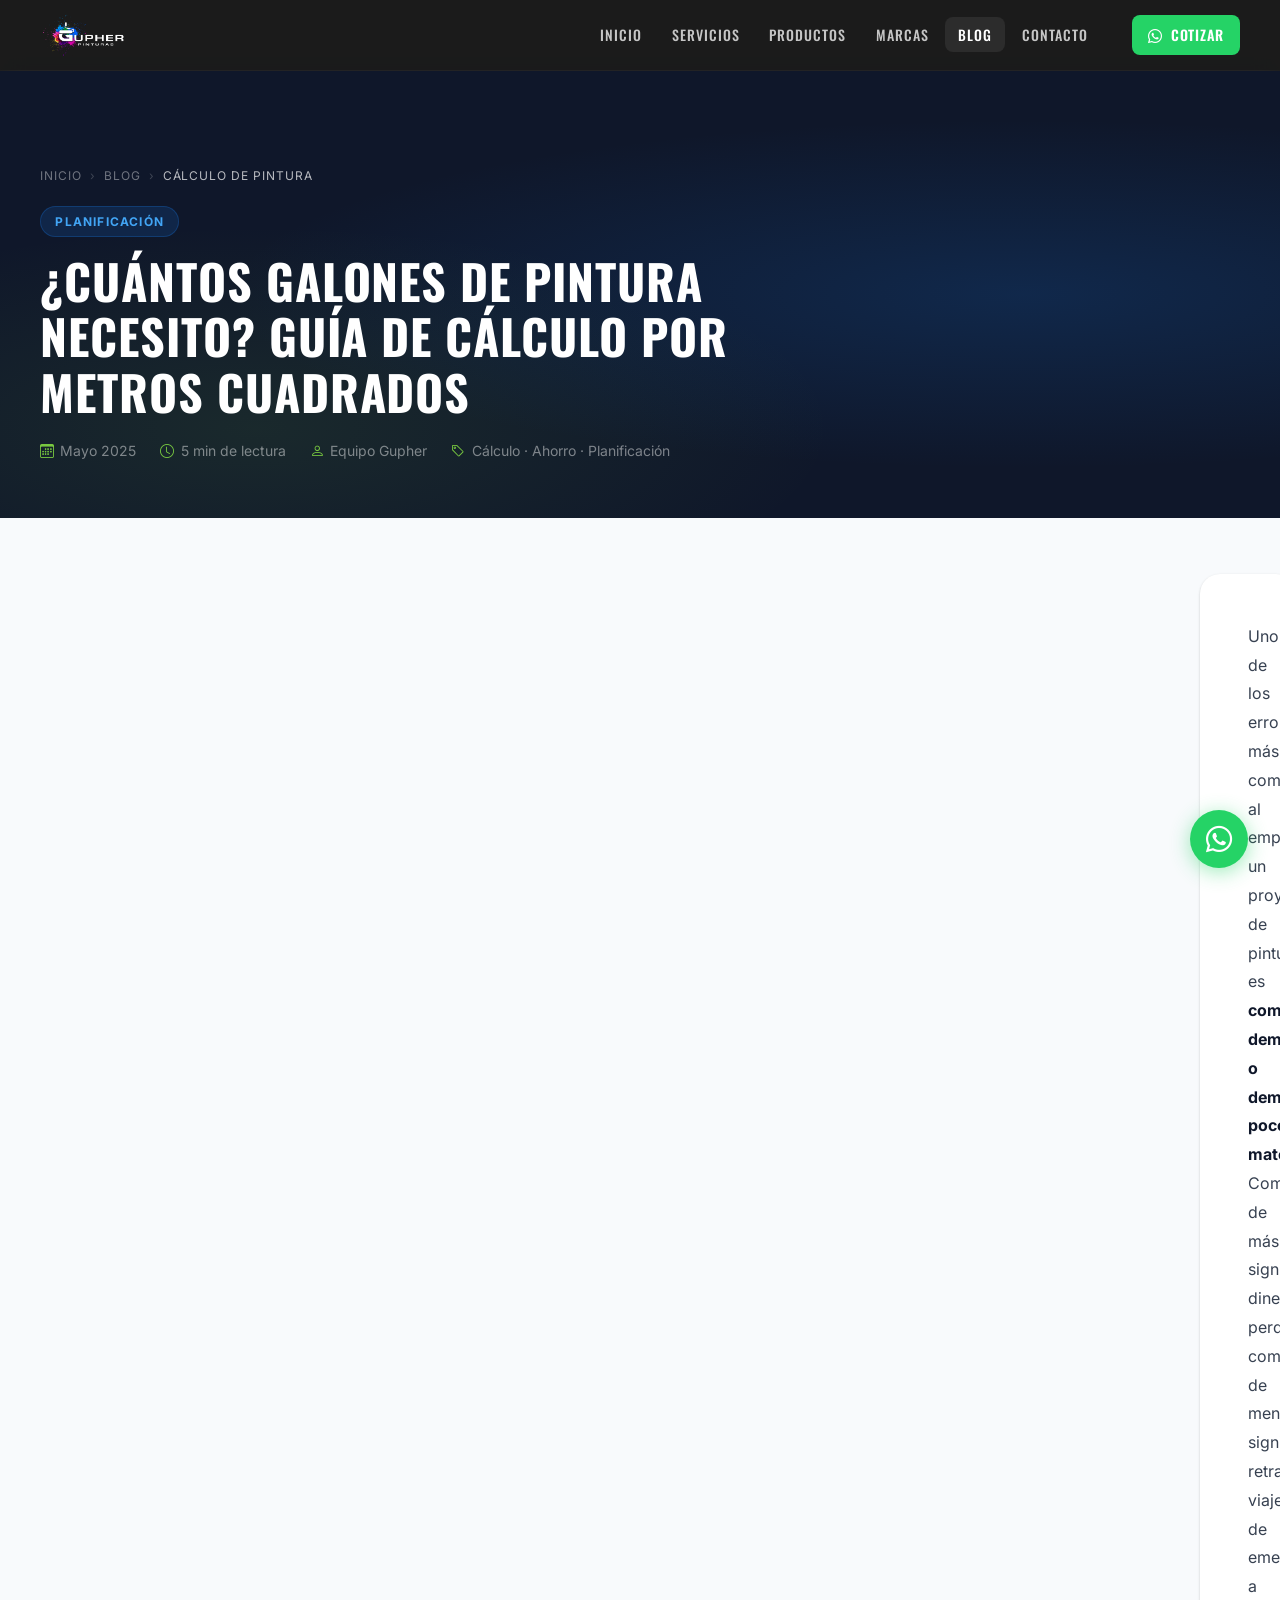
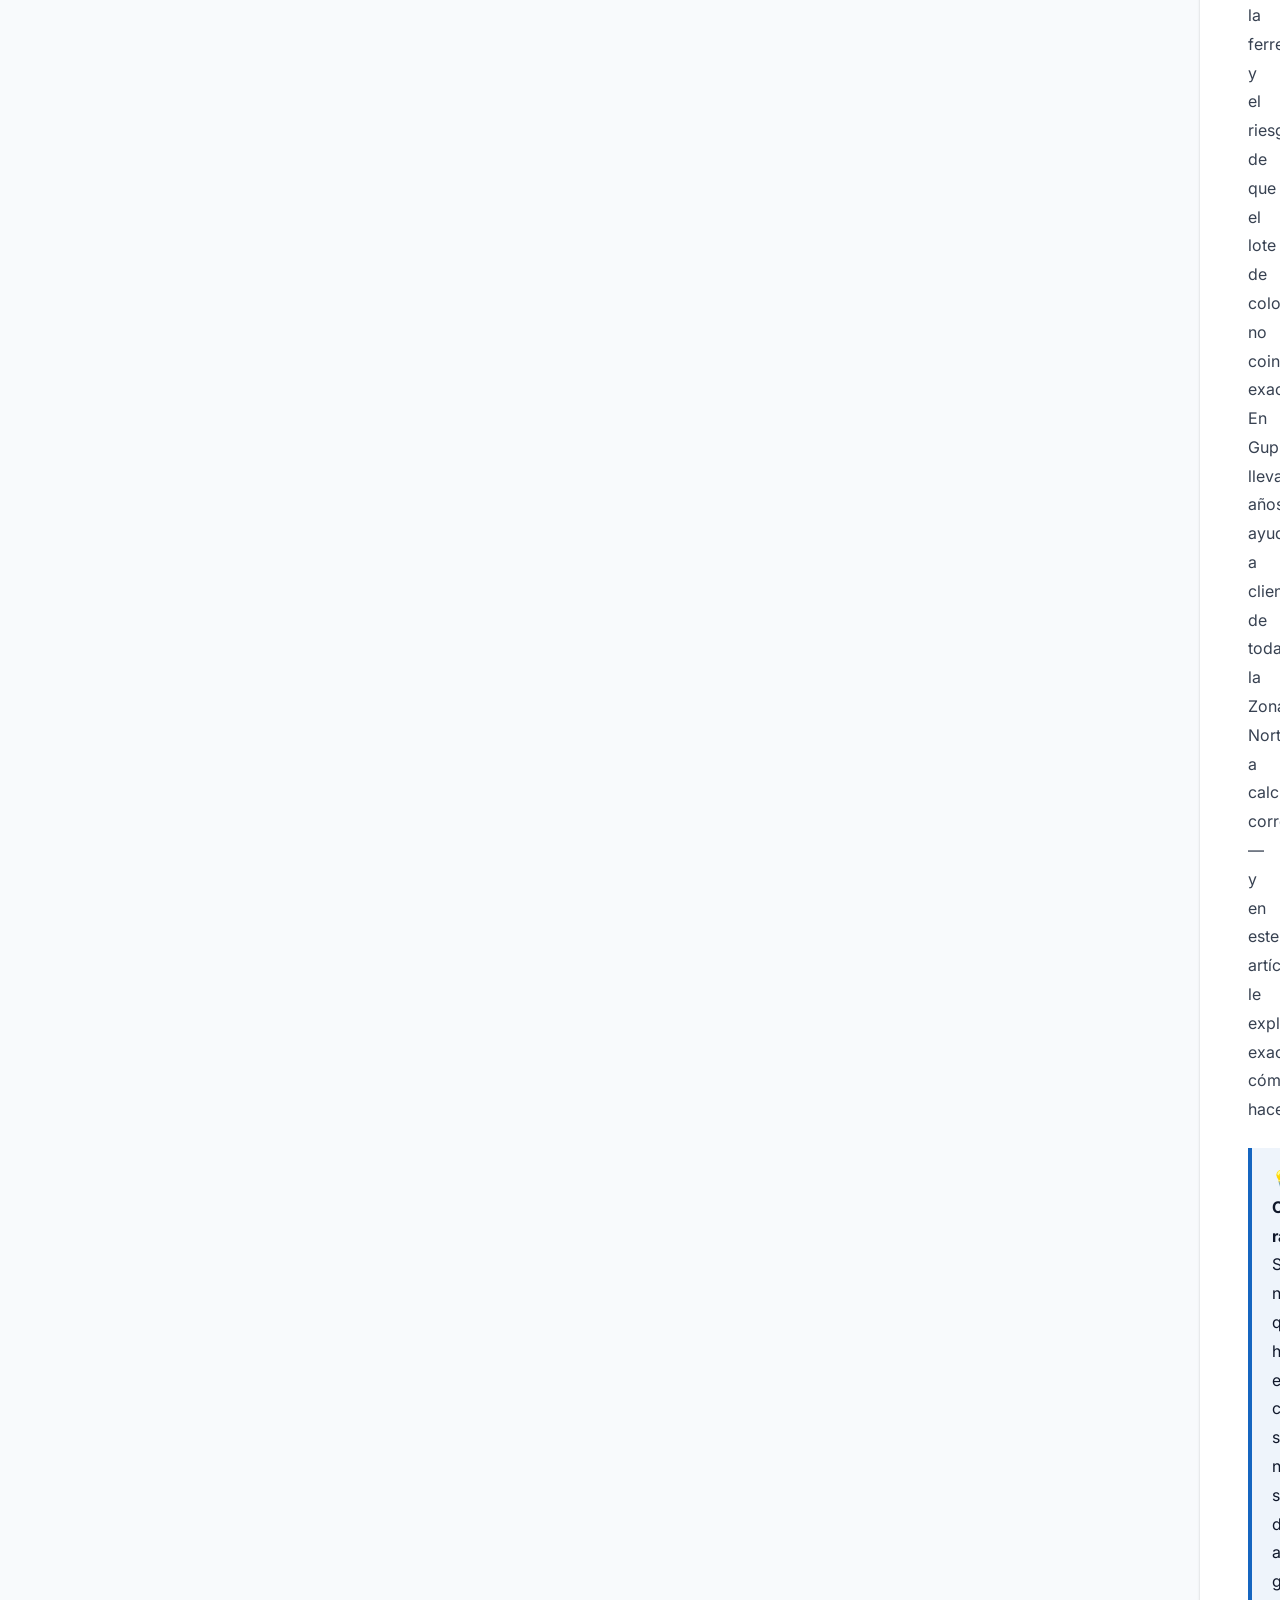
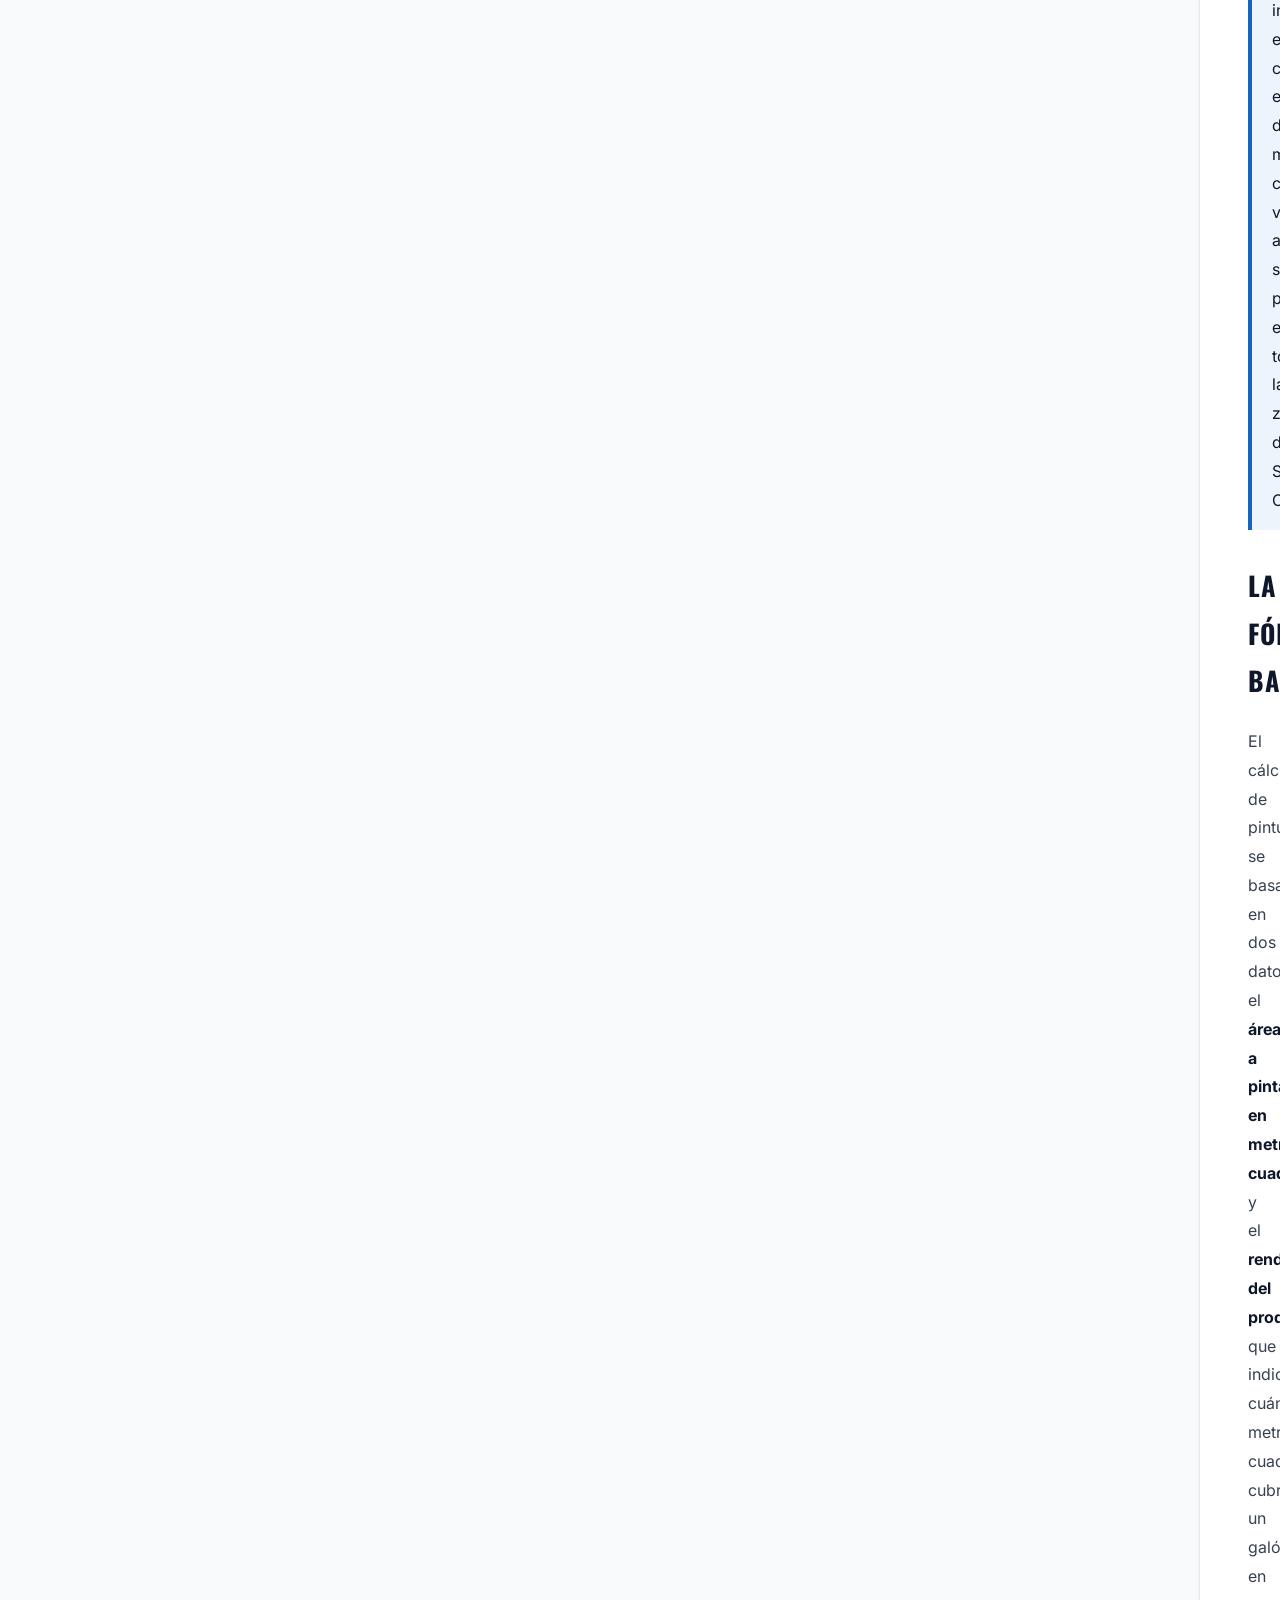
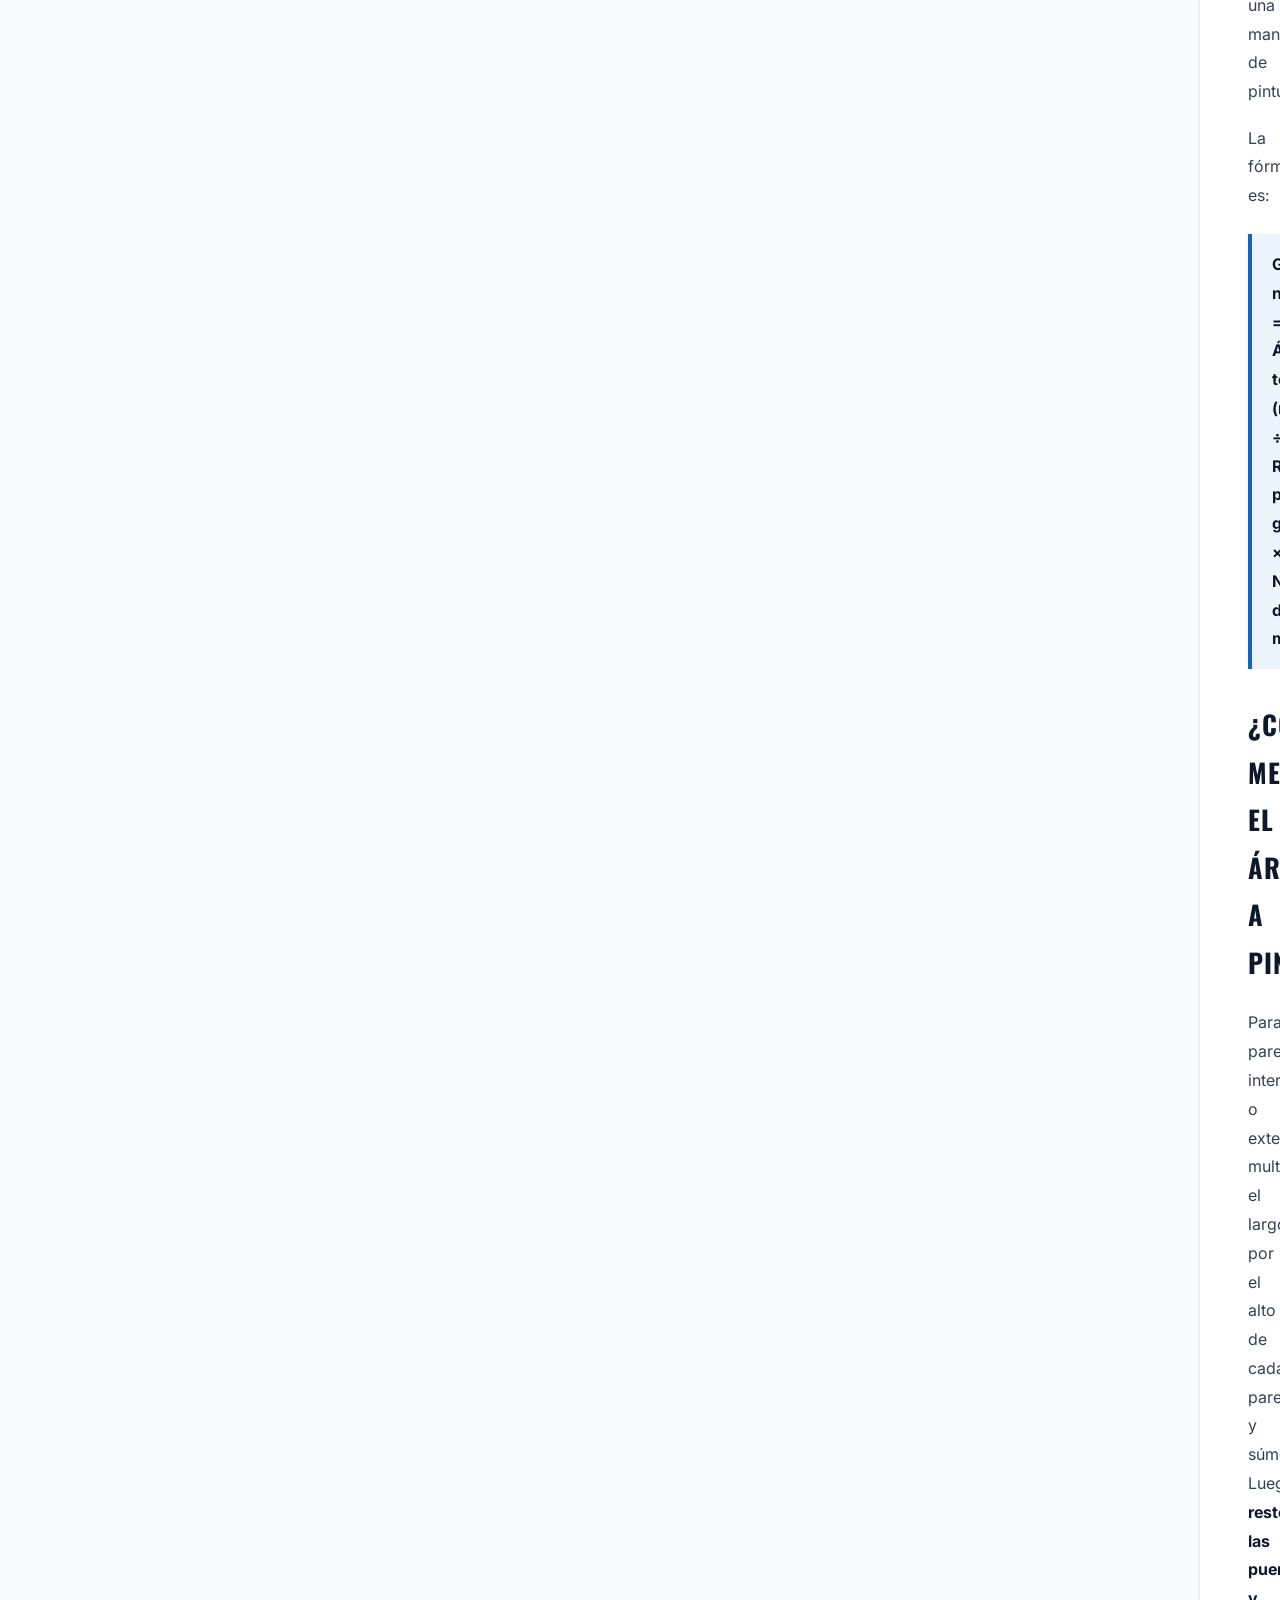
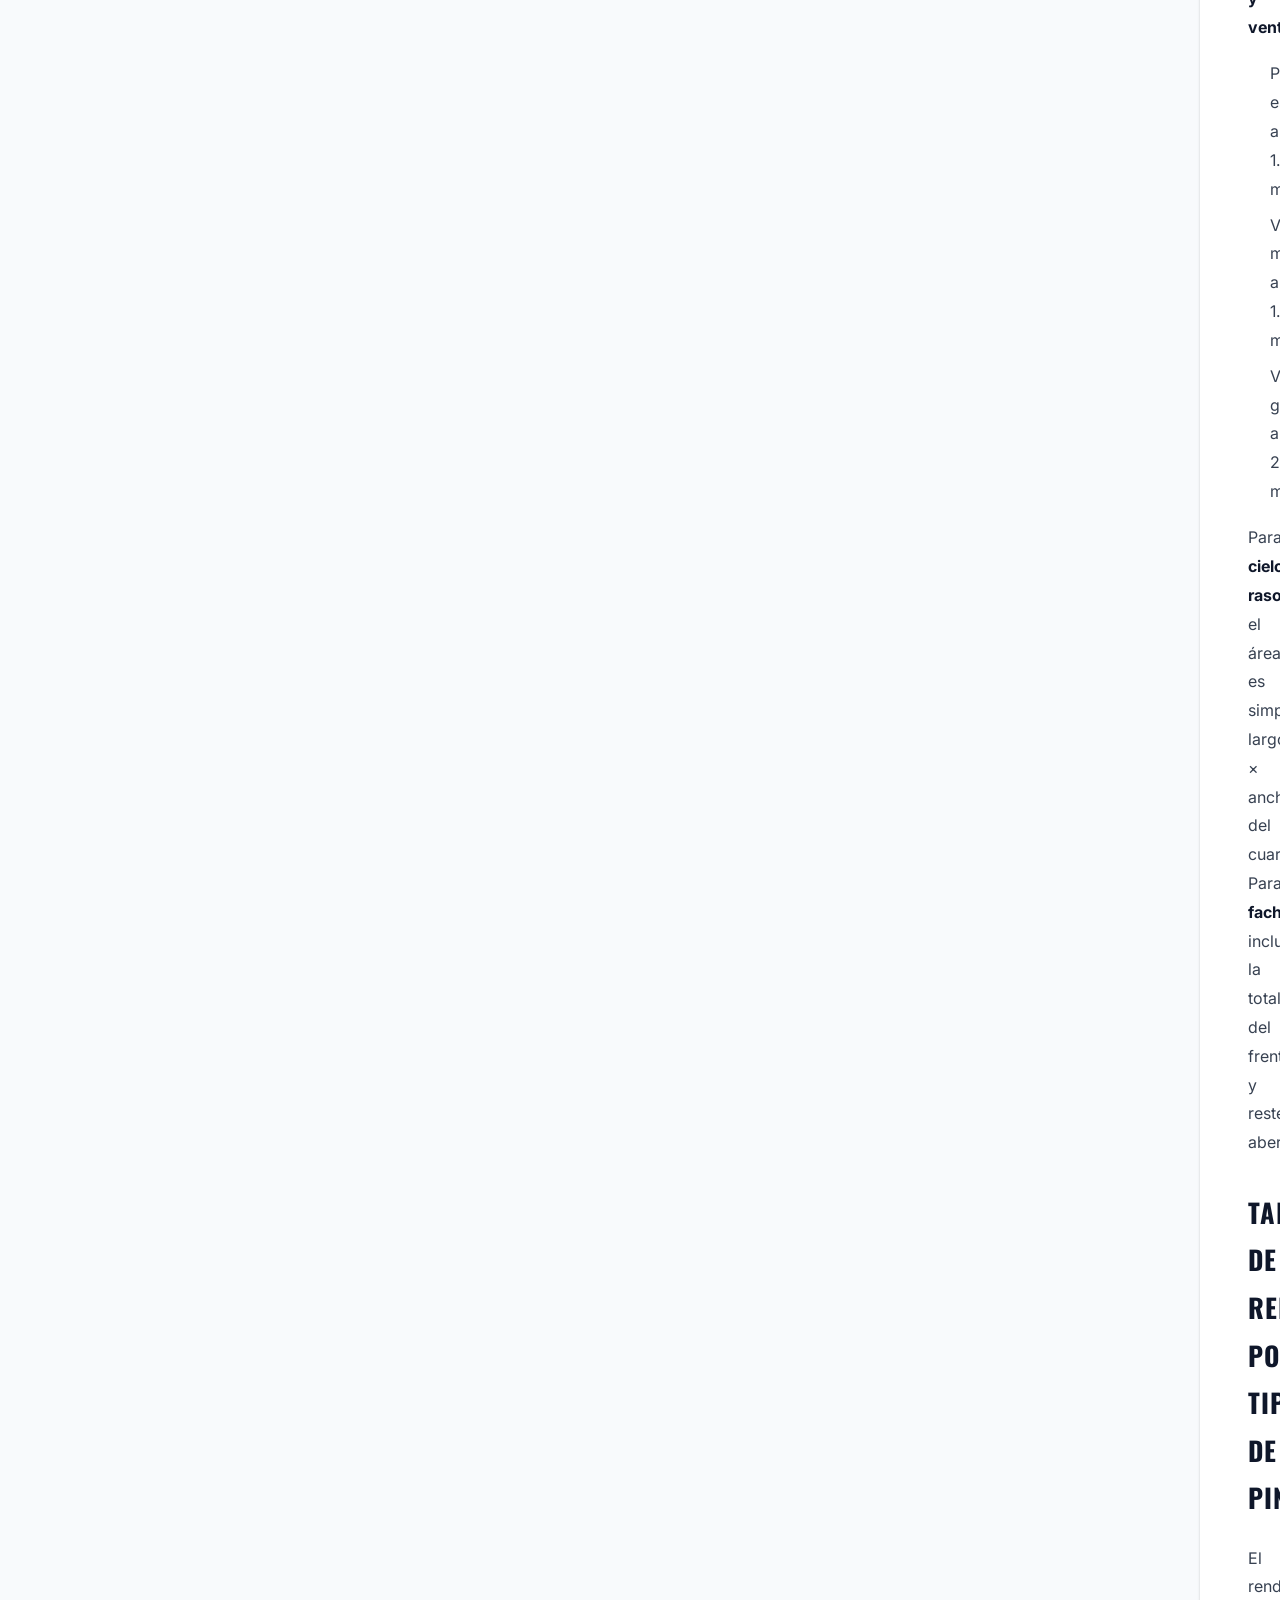
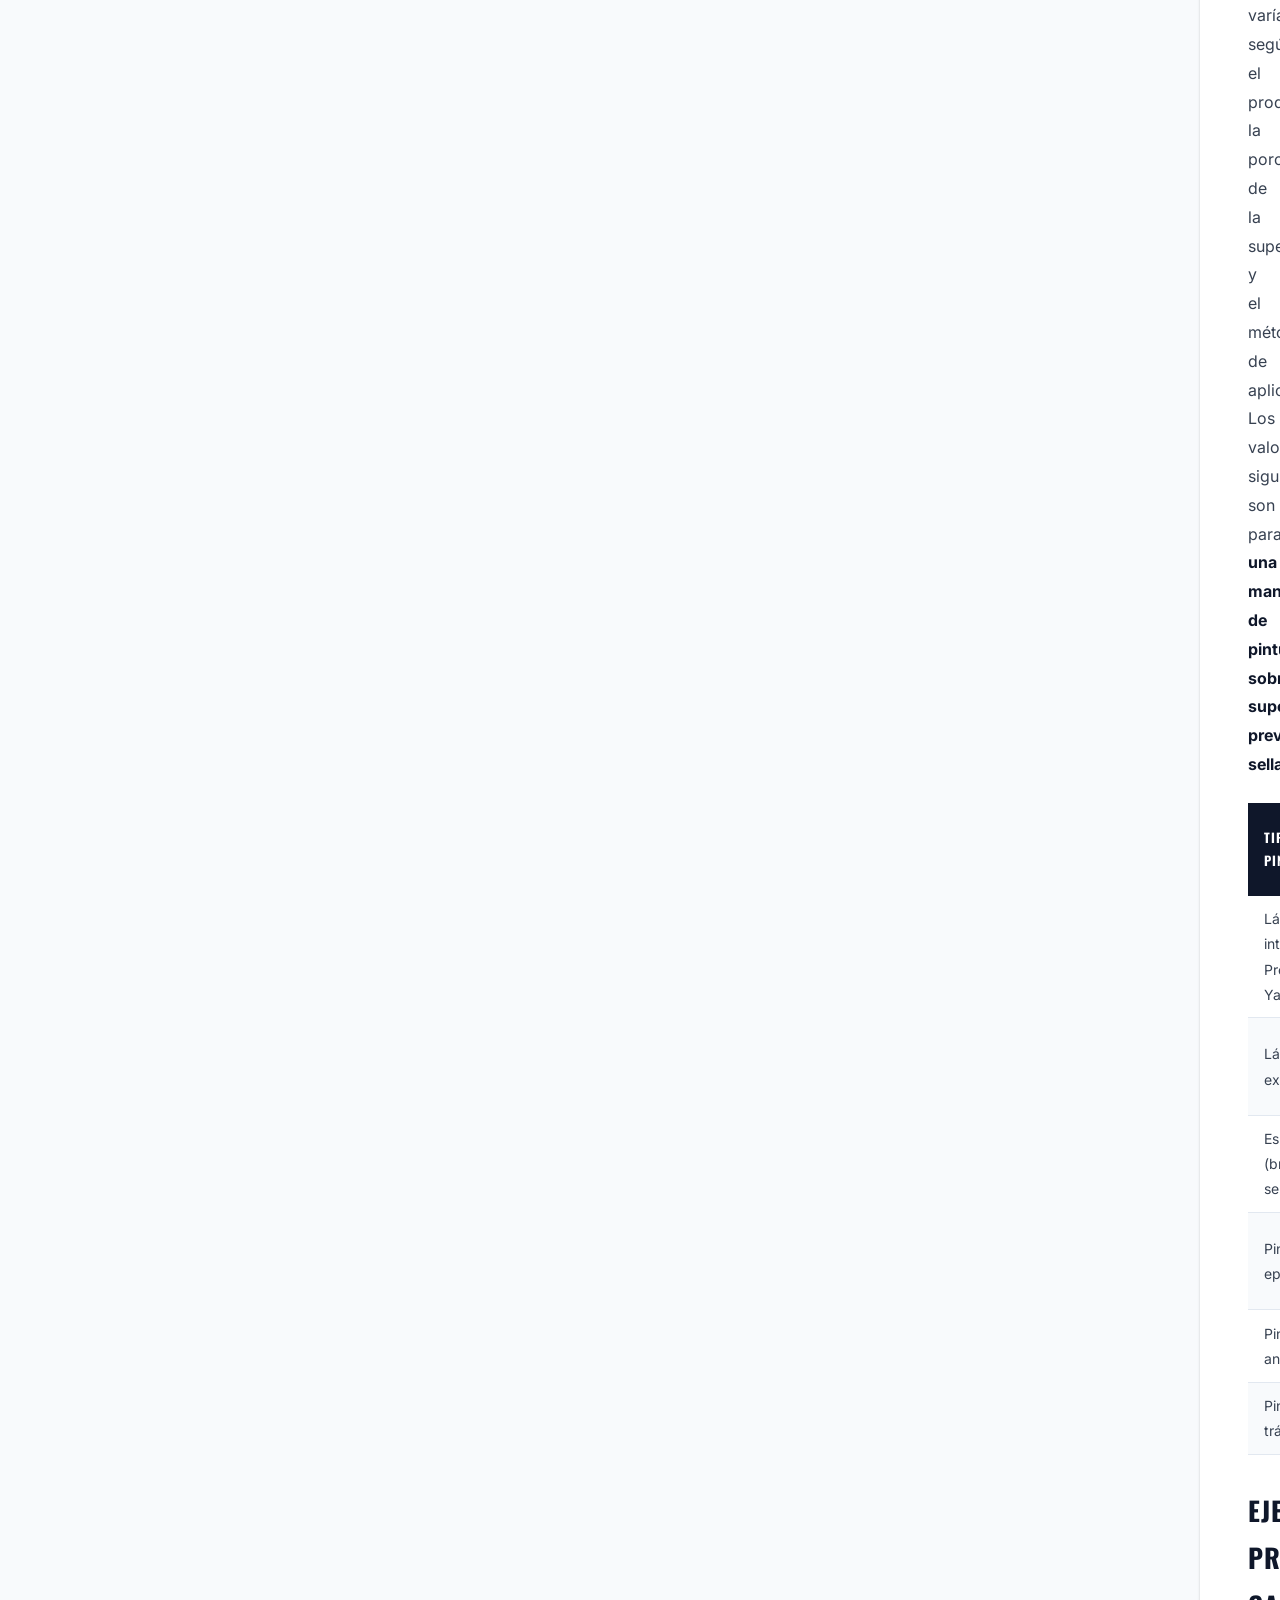
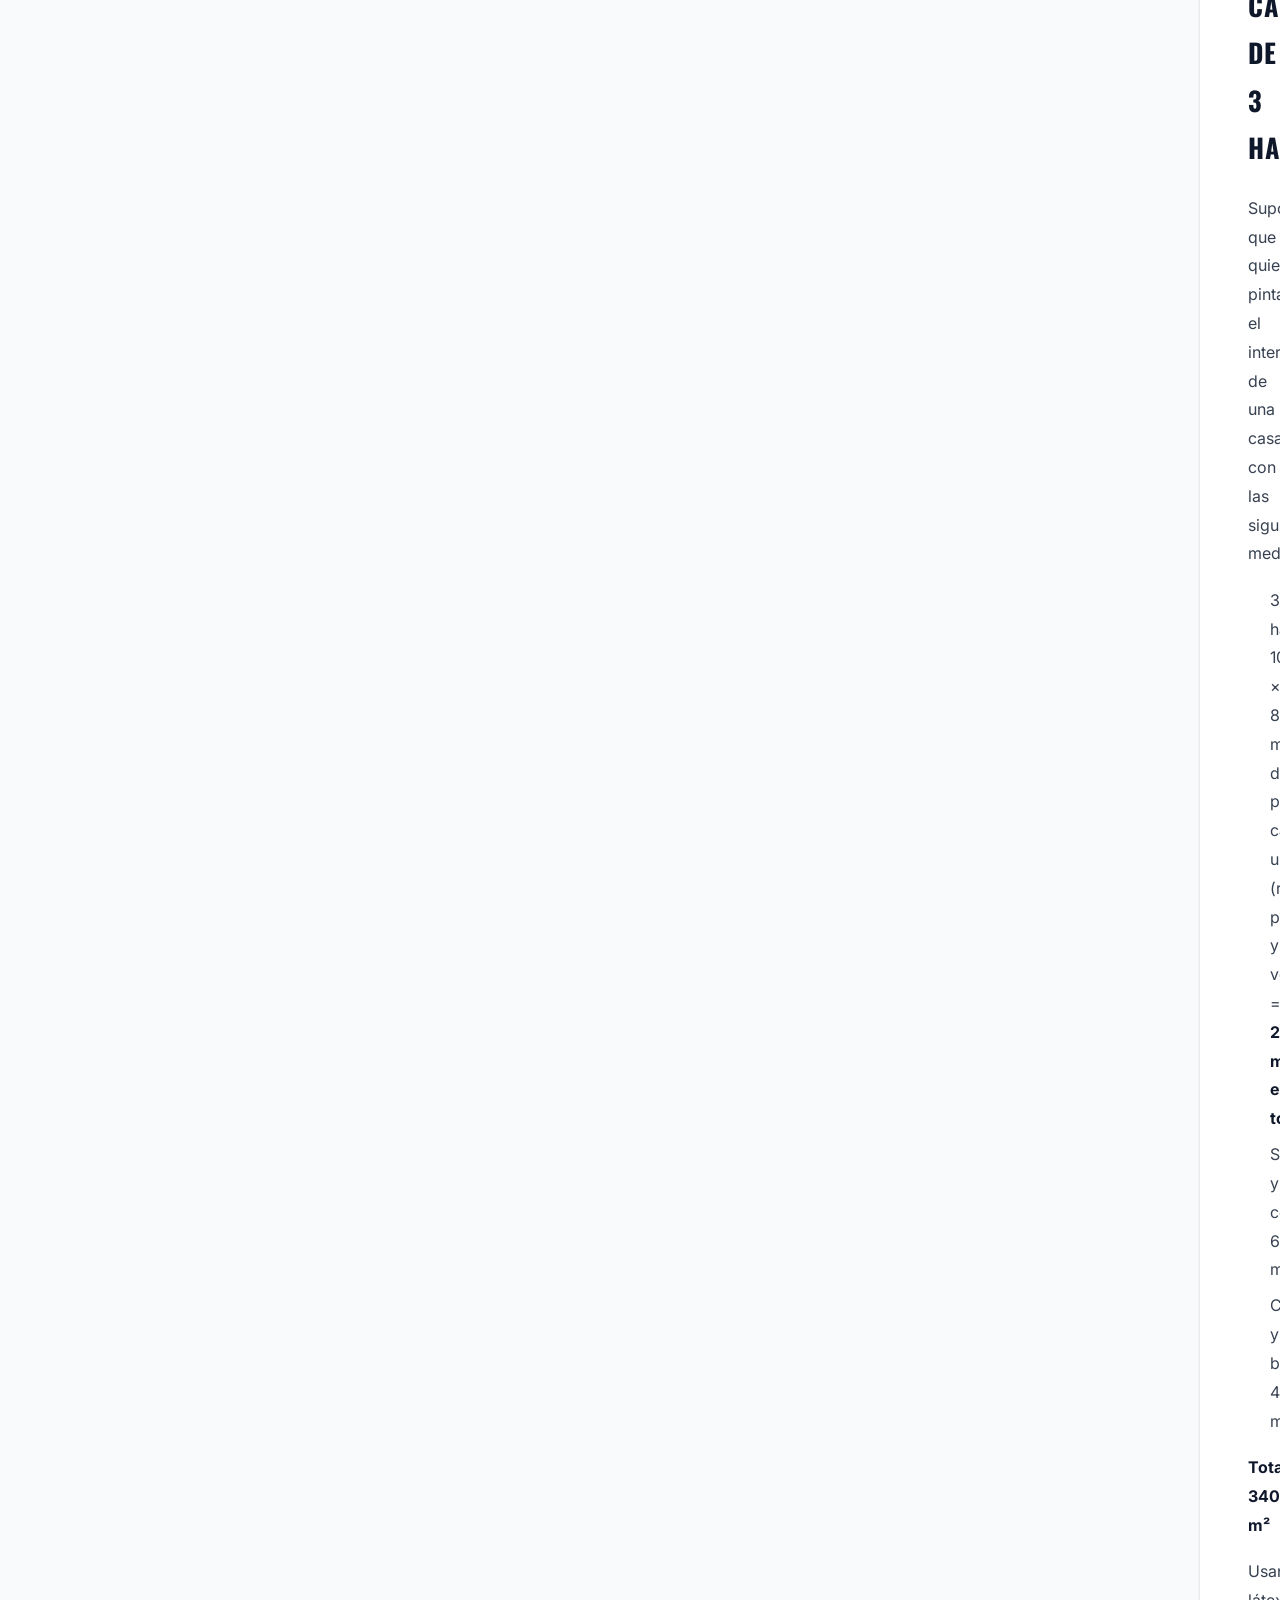
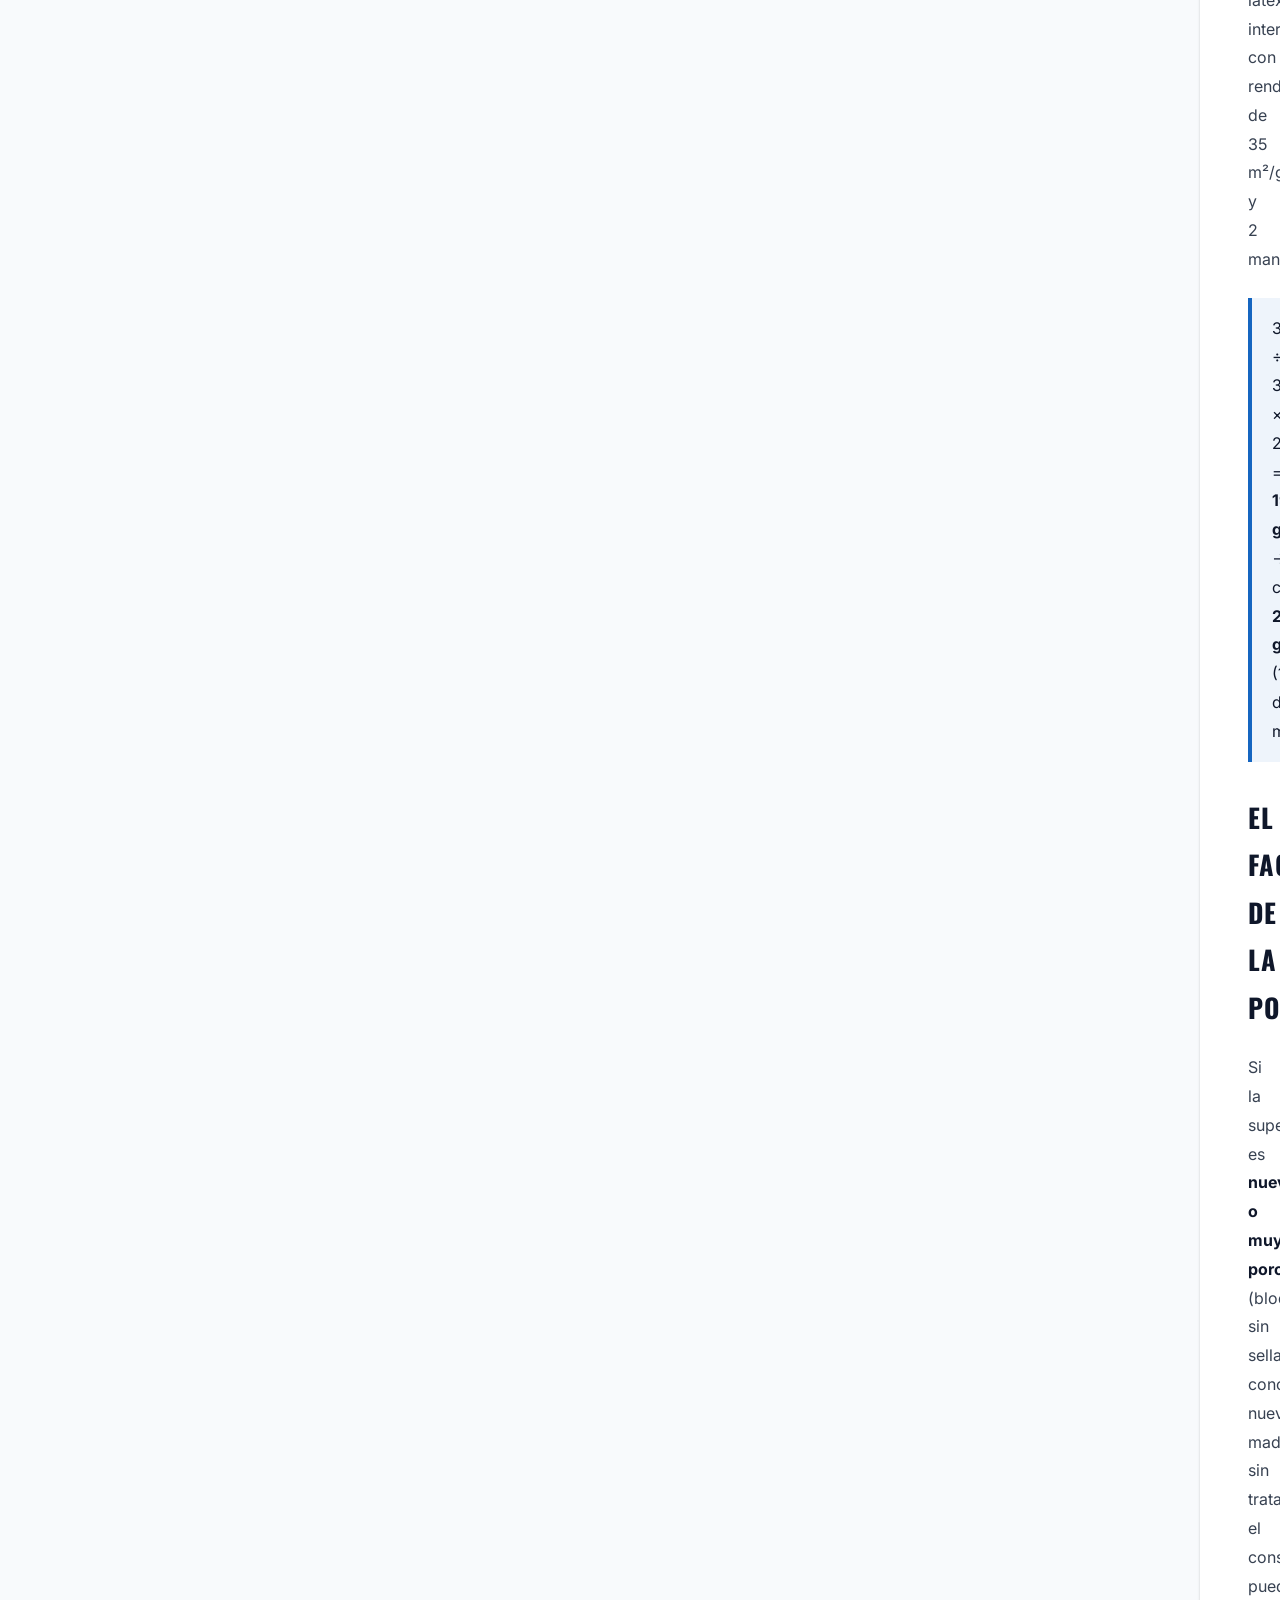
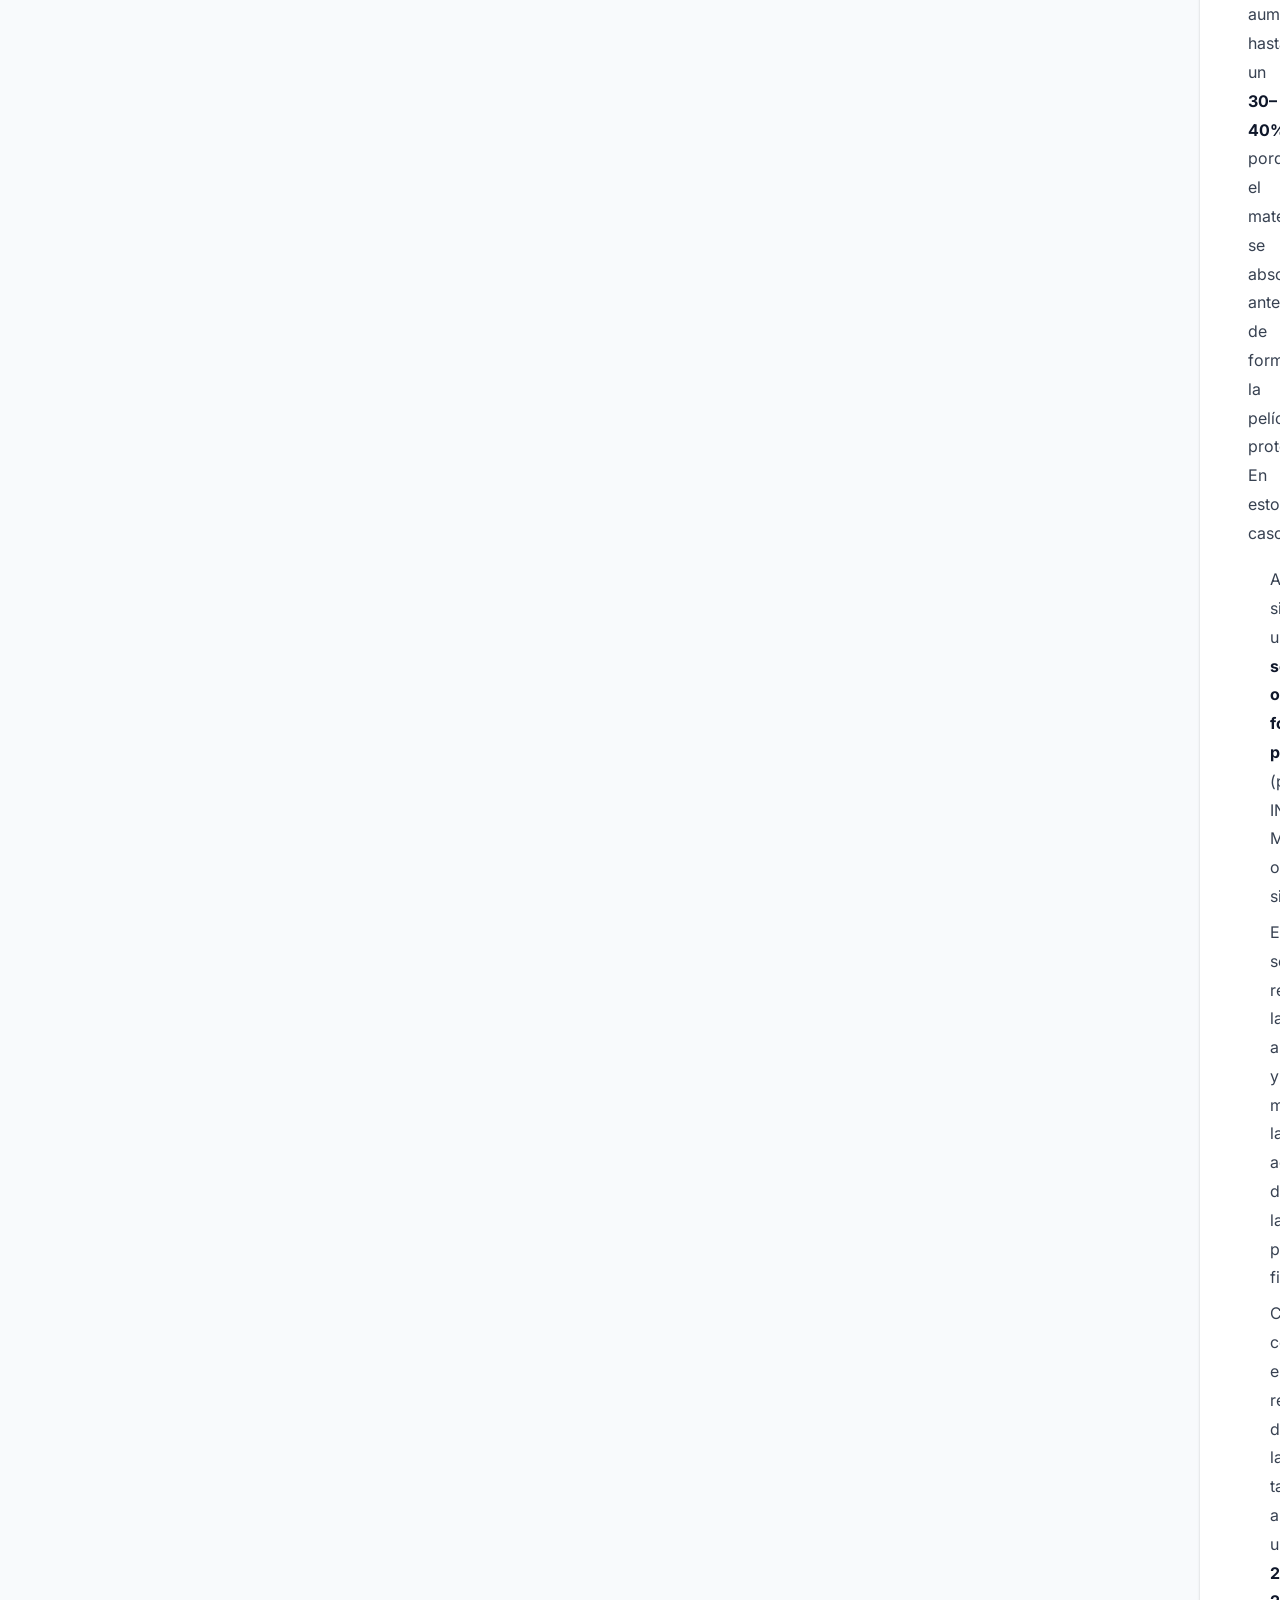
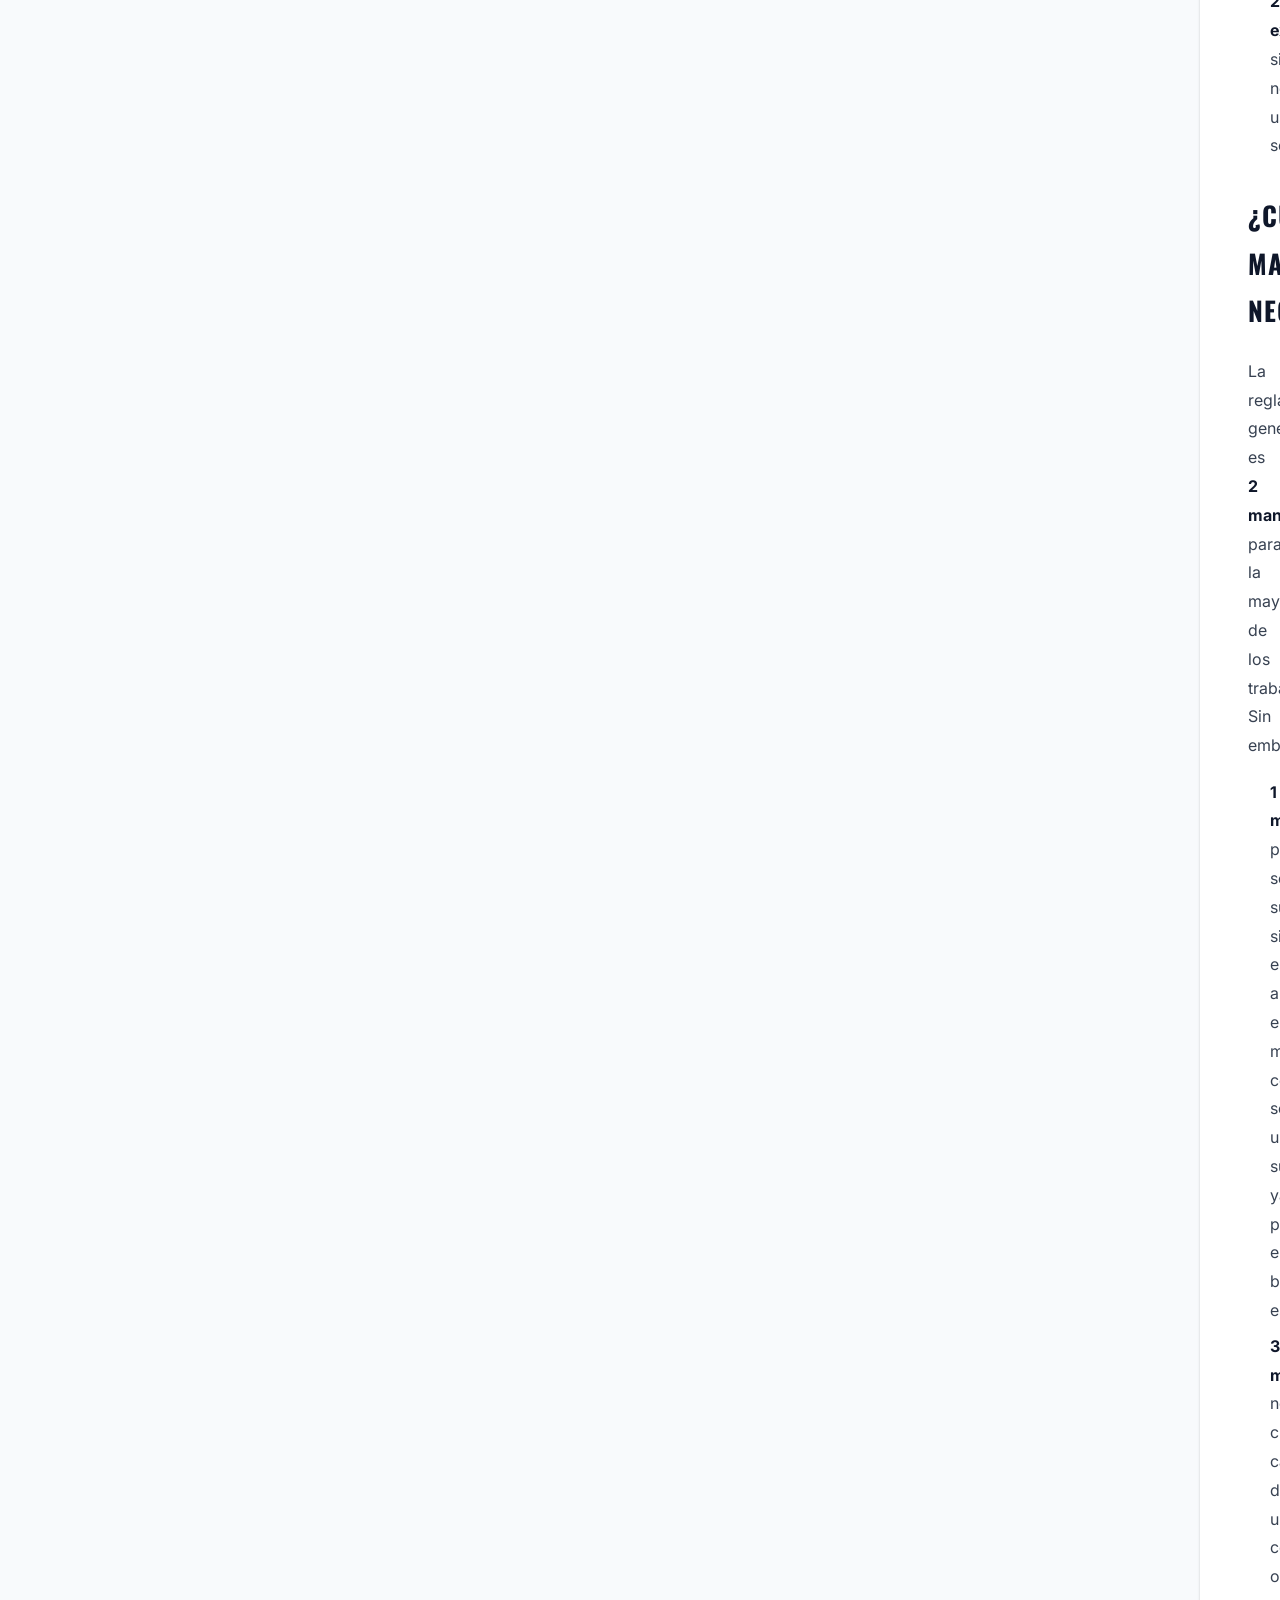
<file: blog/cuantos-galones-necesito.html>
<!DOCTYPE html>
<html lang="es">
<head>
  <meta charset="UTF-8">
  <link rel="icon" type="image/png" href="/favicon.png">
  <meta name="viewport" content="width=device-width, initial-scale=1.0">
  <title>¿Cuántos Galones de Pintura Necesito? Guía de Cálculo | Pinturas Gupher</title>
  <meta name="description" content="Aprenda a calcular exactamente cuántos galones de pintura necesita para su proyecto. Fórmula paso a paso, tabla de rendimiento por tipo de pintura y consejos para no desperdiciar. Guía de expertos Pinturas Gupher, San Carlos.">
  <meta name="robots" content="index, follow">
  <link rel="canonical" href="https://pinturas-gupher.com/blog/cuantos-galones-necesito.html">

  <meta property="og:title" content="¿Cuántos Galones de Pintura Necesito? Guía de Cálculo">
  <meta property="og:description" content="Fórmula exacta para calcular pintura por metros cuadrados. Tabla de rendimiento por tipo: látex, esmalte, epóxica. No compre de más ni de menos.">
  <meta property="og:type" content="article">
  <meta property="og:url" content="https://pinturas-gupher.com/blog/cuantos-galones-necesito.html">
  <meta property="og:site_name" content="Centro de Pinturas Gupher">
  <meta property="article:published_time" content="2025-05-01">
  <meta property="article:author" content="Centro de Pinturas Gupher">

  <link rel="preconnect" href="https://fonts.googleapis.com">
  <link rel="preconnect" href="https://fonts.gstatic.com" crossorigin>
  <link href="https://fonts.googleapis.com/css2?family=Oswald:wght@400;500;600;700&family=Inter:wght@300;400;500;600;700&display=swap" rel="stylesheet">
  <link rel="stylesheet" href="https://cdn.jsdelivr.net/npm/bootstrap-icons@1.11.3/font/bootstrap-icons.min.css">
  <link rel="stylesheet" href="../css/styles.css">

  <script type="application/ld+json">
  {
    "@context": "https://schema.org",
    "@type": "Article",
    "headline": "¿Cuántos Galones de Pintura Necesito? Guía de Cálculo por Metros Cuadrados",
    "description": "Fórmula exacta para calcular galones de pintura según metros cuadrados. Tabla de rendimiento por tipo de pintura.",
    "author": { "@type": "Organization", "name": "Centro de Pinturas Gupher" },
    "publisher": {
      "@type": "Organization",
      "name": "Centro de Pinturas Gupher",
      "url": "https://pinturas-gupher.com"
    },
    "datePublished": "2025-05-01",
    "dateModified": "2025-05-01",
    "mainEntityOfPage": "https://pinturas-gupher.com/blog/cuantos-galones-necesito.html",
    "keywords": "galones de pintura, calcular pintura metros cuadrados, rendimiento pintura galón, cuánta pintura necesito, cálculo pintura casa"
  }
  </script>
</head>
<body class="blog-page">

  <!-- HEADER -->
  <header class="header" id="header">
    <nav class="nav" role="navigation" aria-label="Navegación principal">
      <div class="container nav__inner">
        <a href="../index.html" class="nav__logo" aria-label="Centro de Pinturas Gupher — Inicio">
          <img src="../images/PerfilGupher.png" alt="Centro de Pinturas Gupher" width="150" height="56">
        </a>
        <button class="nav__toggle" id="navToggle" aria-expanded="false" aria-controls="navMenu" aria-label="Abrir menú">
          <span></span><span></span><span></span>
        </button>
        <ul class="nav__menu" id="navMenu" role="list">
          <li><a href="../index.html#inicio"    class="nav__link">Inicio</a></li>
          <li><a href="../index.html#servicios" class="nav__link">Servicios</a></li>
          <li><a href="../index.html#productos" class="nav__link">Productos</a></li>
          <li><a href="../index.html#marcas"    class="nav__link">Marcas</a></li>
          <li><a href="../index.html#blog"      class="nav__link active">Blog</a></li>
          <li><a href="../index.html#contacto"  class="nav__link">Contacto</a></li>
        </ul>
        <a href="https://wa.me/50688648789?text=Hola%2C%20quisiera%20consultar%20cu%C3%A1nta%20pintura%20necesito%20para%20mi%20proyecto"
           class="btn btn-whatsapp btn-sm nav__cta" target="_blank" rel="noopener noreferrer">
          <i class="bi bi-whatsapp" aria-hidden="true"></i><span>Cotizar</span>
        </a>
      </div>
    </nav>
  </header>

  <main>
    <!-- BLOG HERO -->
    <div class="blog-hero">
      <div class="container blog-hero__inner">
        <nav class="blog-hero__breadcrumb" aria-label="Ruta de navegación">
          <a href="../index.html">Inicio</a>
          <span>›</span>
          <a href="../index.html#blog">Blog</a>
          <span>›</span>
          <span style="color:rgba(255,255,255,.7)">Cálculo de pintura</span>
        </nav>
        <span class="blog-hero__cat">Planificación</span>
        <h1 class="blog-hero__title">¿Cuántos galones de pintura necesito? Guía de cálculo por metros cuadrados</h1>
        <div class="blog-hero__meta">
          <span><i class="bi bi-calendar3"></i> Mayo 2025</span>
          <span><i class="bi bi-clock"></i> 5 min de lectura</span>
          <span><i class="bi bi-person"></i> Equipo Gupher</span>
          <span><i class="bi bi-tag"></i> Cálculo · Ahorro · Planificación</span>
        </div>
      </div>
    </div>

    <!-- ARTICLE -->
    <div class="article-wrap">
      <article class="article-body" itemscope itemtype="https://schema.org/Article">

        <p>Uno de los errores más comunes al emprender un proyecto de pintura es <strong>comprar demasiado o demasiado poco material</strong>. Comprar de más significa dinero perdido; comprar de menos significa retrasos, viajes de emergencia a la ferretería y el riesgo de que el lote de color no coincida exactamente. En Gupher llevamos años ayudando a clientes de toda la Zona Norte a calcular correctamente — y en este artículo le explicamos exactamente cómo hacerlo.</p>

        <div class="highlight-box">
          <p>💡 <strong>Consejo rápido:</strong> Si no quiere hacer el cálculo solo, nuestro servicio de asesoría gratuita incluye el cálculo exacto de materiales con visita a su proyecto, en toda la zona de San Carlos.</p>
        </div>

        <h2>La fórmula base</h2>
        <p>El cálculo de pintura se basa en dos datos: el <strong>área a pintar en metros cuadrados</strong> y el <strong>rendimiento del producto</strong>, que indica cuántos metros cuadrados cubre un galón en una mano de pintura.</p>

        <p>La fórmula es:</p>
        <div class="highlight-box">
          <p><strong>Galones necesarios = Área total (m²) ÷ Rendimiento por galón × Número de manos</strong></p>
        </div>

        <h2>¿Cómo medir el área a pintar?</h2>
        <p>Para paredes interiores o exteriores, multiplique el largo por el alto de cada pared y súmelas. Luego <strong>reste las puertas y ventanas</strong>:</p>
        <ul>
          <li>Puerta estándar: aprox. 1.8 m²</li>
          <li>Ventana mediana: aprox. 1.2 m²</li>
          <li>Ventana grande: aprox. 2 m²</li>
        </ul>
        <p>Para <strong>cielos rasos</strong>, el área es simplemente largo × ancho del cuarto. Para <strong>fachadas</strong>, incluya la totalidad del frente y reste aberturas.</p>

        <h2>Tabla de rendimiento por tipo de pintura</h2>
        <p>El rendimiento varía según el producto, la porosidad de la superficie y el método de aplicación. Los valores siguientes son para <strong>una mano de pintura sobre superficie previamente sellada</strong>:</p>

        <table class="data-table">
          <thead>
            <tr>
              <th>Tipo de pintura</th>
              <th>Rendimiento aprox. por galón</th>
              <th>Manos recomendadas</th>
              <th>Uso típico</th>
            </tr>
          </thead>
          <tbody>
            <tr>
              <td>Látex interior (ej. Protecto, Yatu)</td>
              <td>30 – 40 m²</td>
              <td>2</td>
              <td>Paredes y cielos interiores</td>
            </tr>
            <tr>
              <td>Látex exterior</td>
              <td>25 – 35 m²</td>
              <td>2</td>
              <td>Fachadas, paredes externas</td>
            </tr>
            <tr>
              <td>Esmalte (brillante o semimate)</td>
              <td>25 – 35 m²</td>
              <td>2</td>
              <td>Puertas, marcos, metal</td>
            </tr>
            <tr>
              <td>Pintura epóxica</td>
              <td>20 – 28 m²</td>
              <td>2</td>
              <td>Pisos, superficies industriales</td>
            </tr>
            <tr>
              <td>Pintura anticorrosiva</td>
              <td>18 – 25 m²</td>
              <td>1 – 2</td>
              <td>Estructuras metálicas</td>
            </tr>
            <tr>
              <td>Pintura de tráfico</td>
              <td>15 – 20 m²</td>
              <td>1 – 2</td>
              <td>Parqueos, señalización</td>
            </tr>
          </tbody>
        </table>

        <h2>Ejemplo práctico: casa de 3 habitaciones</h2>
        <p>Suponga que quiere pintar el interior de una casa con las siguientes medidas:</p>
        <ul>
          <li>3 habitaciones: 10 × 8 m² de paredes cada una (restando puertas y ventanas) = <strong>240 m² en total</strong></li>
          <li>Sala y comedor: 60 m²</li>
          <li>Cocina y baños: 40 m²</li>
        </ul>
        <p><strong>Total: 340 m²</strong></p>
        <p>Usando látex interior con rendimiento de 35 m²/galón y 2 manos:</p>
        <div class="highlight-box">
          <p>340 ÷ 35 × 2 = <strong>19.4 galones</strong> → compre <strong>21 galones</strong> (10% de margen)</p>
        </div>

        <h2>El factor de la porosidad</h2>
        <p>Si la superficie es <strong>nueva o muy porosa</strong> (bloque sin sellador, concreto nuevo, madera sin tratar), el consumo puede aumentar hasta un <strong>30–40%</strong> porque el material se absorbe antes de formar la película protectora. En estos casos:</p>
        <ul>
          <li>Aplique siempre un <strong>sellador o fondo previo</strong> (productos INTACO Maxiflex o similar)</li>
          <li>El sellador reduce la absorción y mejora la adherencia de la pintura final</li>
          <li>Calculando con el rendimiento de la tabla, añada un <strong>20–25% extra</strong> si no usará sellador</li>
        </ul>

        <h2>¿Cuántas manos necesita?</h2>
        <p>La regla general es <strong>2 manos</strong> para la mayoría de los trabajos. Sin embargo:</p>
        <ul>
          <li><strong>1 mano</strong>: puede ser suficiente si está aplicando el mismo color sobre una superficie ya pintada en buen estado</li>
          <li><strong>3 manos</strong>: necesaria cuando cambia de un color oscuro a uno muy claro, o cuando la superficie está muy dañada</li>
          <li>Los <strong>colores intensos</strong> (rojos, naranjas) a veces requieren más manos para lograr cobertura uniforme</li>
        </ul>

        <h2>El 10% de margen: por qué siempre comprarlo</h2>
        <p>Aunque el cálculo sea preciso, siempre recomendamos comprar un <strong>10% adicional</strong>. Las razones:</p>
        <ul>
          <li>Retoques después de que el trabajo esté terminado</li>
          <li>Pérdida en el rodillo, brocha o pistola</li>
          <li>Si necesita guardar un poco del color exacto para retoques futuros, los lotes de tintometría pueden variar ligeramente</li>
        </ul>

        <h2>Un consejo final sobre colores personalizados</h2>
        <p>Si va a usar un <strong>color personalizado mezclado con tintómetro</strong> (como los que hacemos en Gupher con nuestro equipo de tintometría digital), asegúrese de calcular todo el material necesario <em>desde el inicio</em>. Los colores mezclados por fórmula son reproducibles, pero siempre es preferible hacer una sola preparación para evitar variaciones mínimas de lote.</p>

        <!-- CTA -->
        <div class="article-cta">
          <i class="bi bi-calculator article-cta__icon" aria-hidden="true"></i>
          <div class="article-cta__body">
            <p class="article-cta__title">¿Prefiere que calculemos por usted?</p>
            <p class="article-cta__desc">Nuestro asesor visita su proyecto, mide las superficies y le entrega el cálculo exacto de materiales — sin costo. Cubrimos toda la zona de San Carlos.</p>
          </div>
          <a href="https://wa.me/50688648789?text=Hola%2C%20quisiera%20que%20me%20calculen%20los%20materiales%20para%20mi%20proyecto%20de%20pintura"
             class="btn btn-whatsapp" target="_blank" rel="noopener">
            <i class="bi bi-whatsapp" aria-hidden="true"></i> Solicitar asesoría
          </a>
        </div>

        <!-- Related posts -->
        <div class="related-posts">
          <p class="related-posts__title">Artículos relacionados</p>
          <div class="related-posts__grid">
            <a href="latex-vs-esmalte.html" class="related-card">
              <span class="related-card__cat">Selección de producto</span>
              <p class="related-card__title">Pintura látex vs esmalte: ¿cuál usar en cada superficie?</p>
            </a>
            <a href="preparacion-de-superficies.html" class="related-card">
              <span class="related-card__cat">Técnica de aplicación</span>
              <p class="related-card__title">Preparación de superficies: el paso más importante antes de pintar</p>
            </a>
          </div>
        </div>

      </article>
    </div>
  </main>

  <!-- FOOTER -->
  <footer class="footer" role="contentinfo">
    <div class="container footer__grid">
      <div class="footer__brand">
        <img src="../images/PerfilGupher.png" alt="Centro de Pinturas Gupher" width="160" height="60" loading="lazy">
        <p class="footer__tagline">Tu proyecto, nuestro color.</p>
        <p class="footer__desc">Venta y distribución de pinturas, herramientas y equipos en San Carlos, Zona Norte de Costa Rica.</p>
        <div class="footer__social">
          <a href="https://www.facebook.com/CentroPinturas.Gupher" class="footer__social-link" target="_blank" rel="noopener" aria-label="Facebook"><i class="bi bi-facebook"></i></a>
          <a href="https://wa.me/50688648789" class="footer__social-link" target="_blank" rel="noopener" aria-label="WhatsApp"><i class="bi bi-whatsapp"></i></a>
        </div>
      </div>
      <div class="footer__col">
        <h4 class="footer__col-title">Navegación</h4>
        <ul class="footer__links">
          <li><a href="../index.html#inicio">Inicio</a></li>
          <li><a href="../index.html#servicios">Servicios</a></li>
          <li><a href="../index.html#productos">Productos</a></li>
          <li><a href="../index.html#blog">Blog</a></li>
          <li><a href="../index.html#contacto">Contacto</a></li>
        </ul>
      </div>
      <div class="footer__col">
        <h4 class="footer__col-title">Blog</h4>
        <ul class="footer__links">
          <li><a href="cuantos-galones-necesito.html">Calcular galones de pintura</a></li>
          <li><a href="latex-vs-esmalte.html">Látex vs esmalte</a></li>
          <li><a href="preparacion-de-superficies.html">Preparación de superficies</a></li>
        </ul>
      </div>
      <div class="footer__col">
        <h4 class="footer__col-title">Contacto</h4>
        <address style="font-style:normal;">
          <p><i class="bi bi-geo-alt"></i> La Palmera, Aguas Zarcas</p>
          <p><a href="https://wa.me/50688648789" target="_blank" rel="noopener"><i class="bi bi-whatsapp"></i> 8864-8789</a></p>
          <p><a href="mailto:pinturas.gupher@gmail.com"><i class="bi bi-envelope"></i> pinturas.gupher@gmail.com</a></p>
        </address>
      </div>
    </div>
    <div class="footer__bottom">
      <div class="container footer__bottom-inner">
        <p>© 2025 Centro de Pinturas Gupher. Todos los derechos reservados.</p>
        <p>La Palmera de Aguas Zarcas, San Carlos, Costa Rica</p>
      </div>
    </div>
  </footer>

  <a href="https://wa.me/50688648789?text=Hola%2C%20me%20interesa%20cotizar%20pinturas" class="wa-fab" target="_blank" rel="noopener noreferrer" aria-label="WhatsApp">
    <i class="bi bi-whatsapp"></i>
    <span class="wa-fab__tooltip">¡Hablemos!</span>
  </a>

  <script src="../js/main.js"></script>
</body>
</html>
</file>
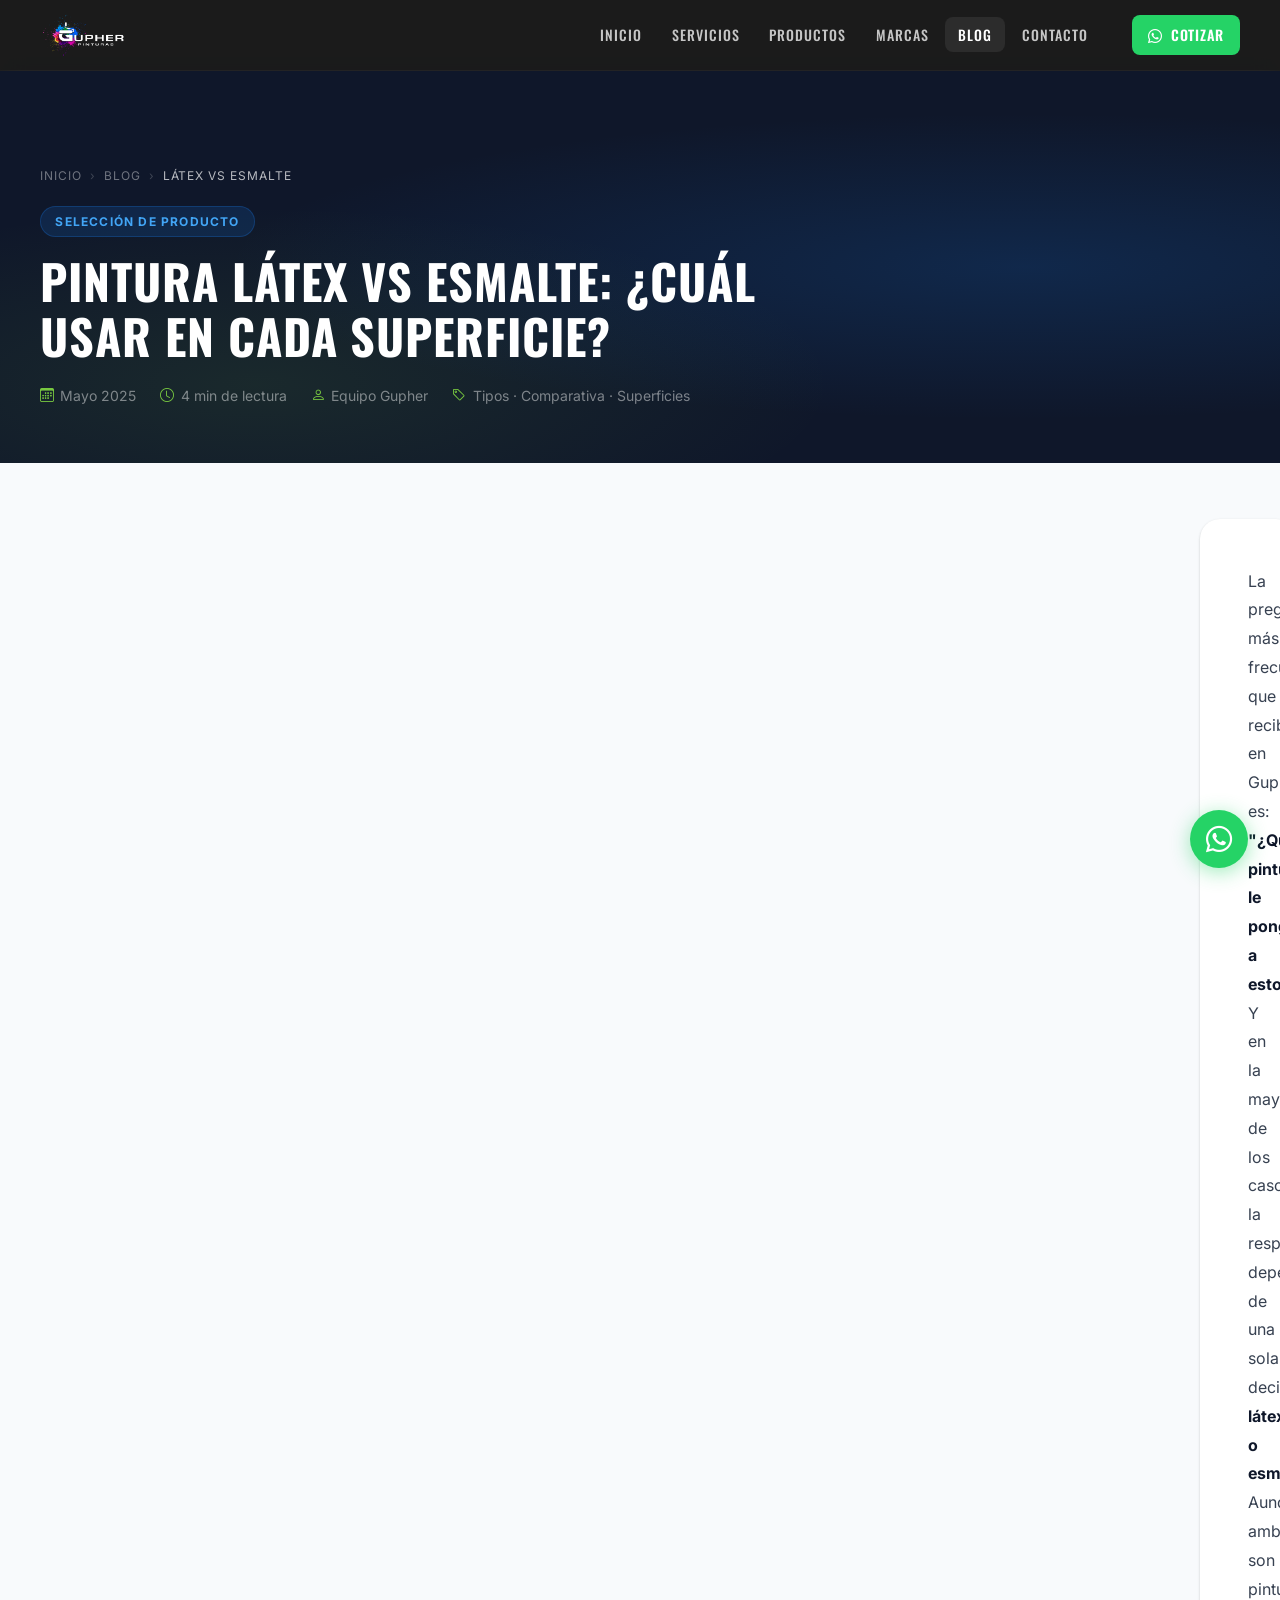
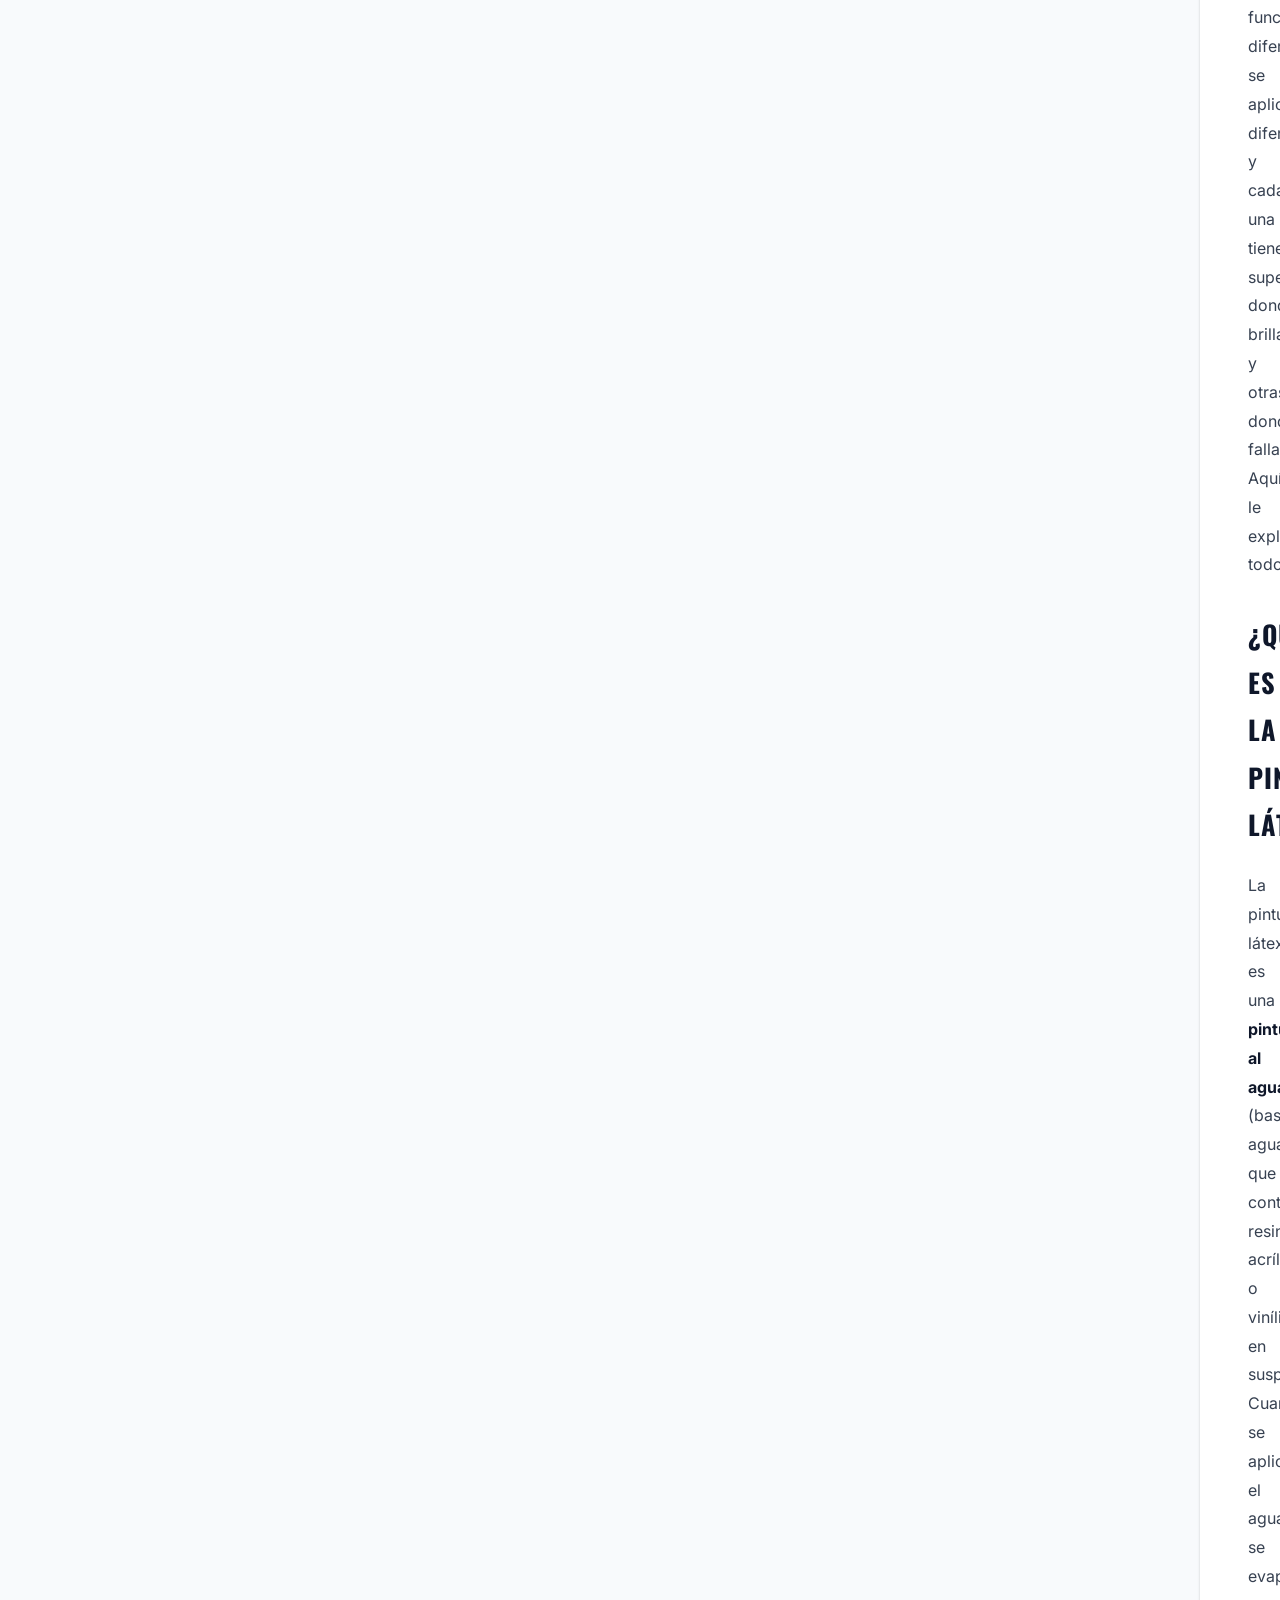
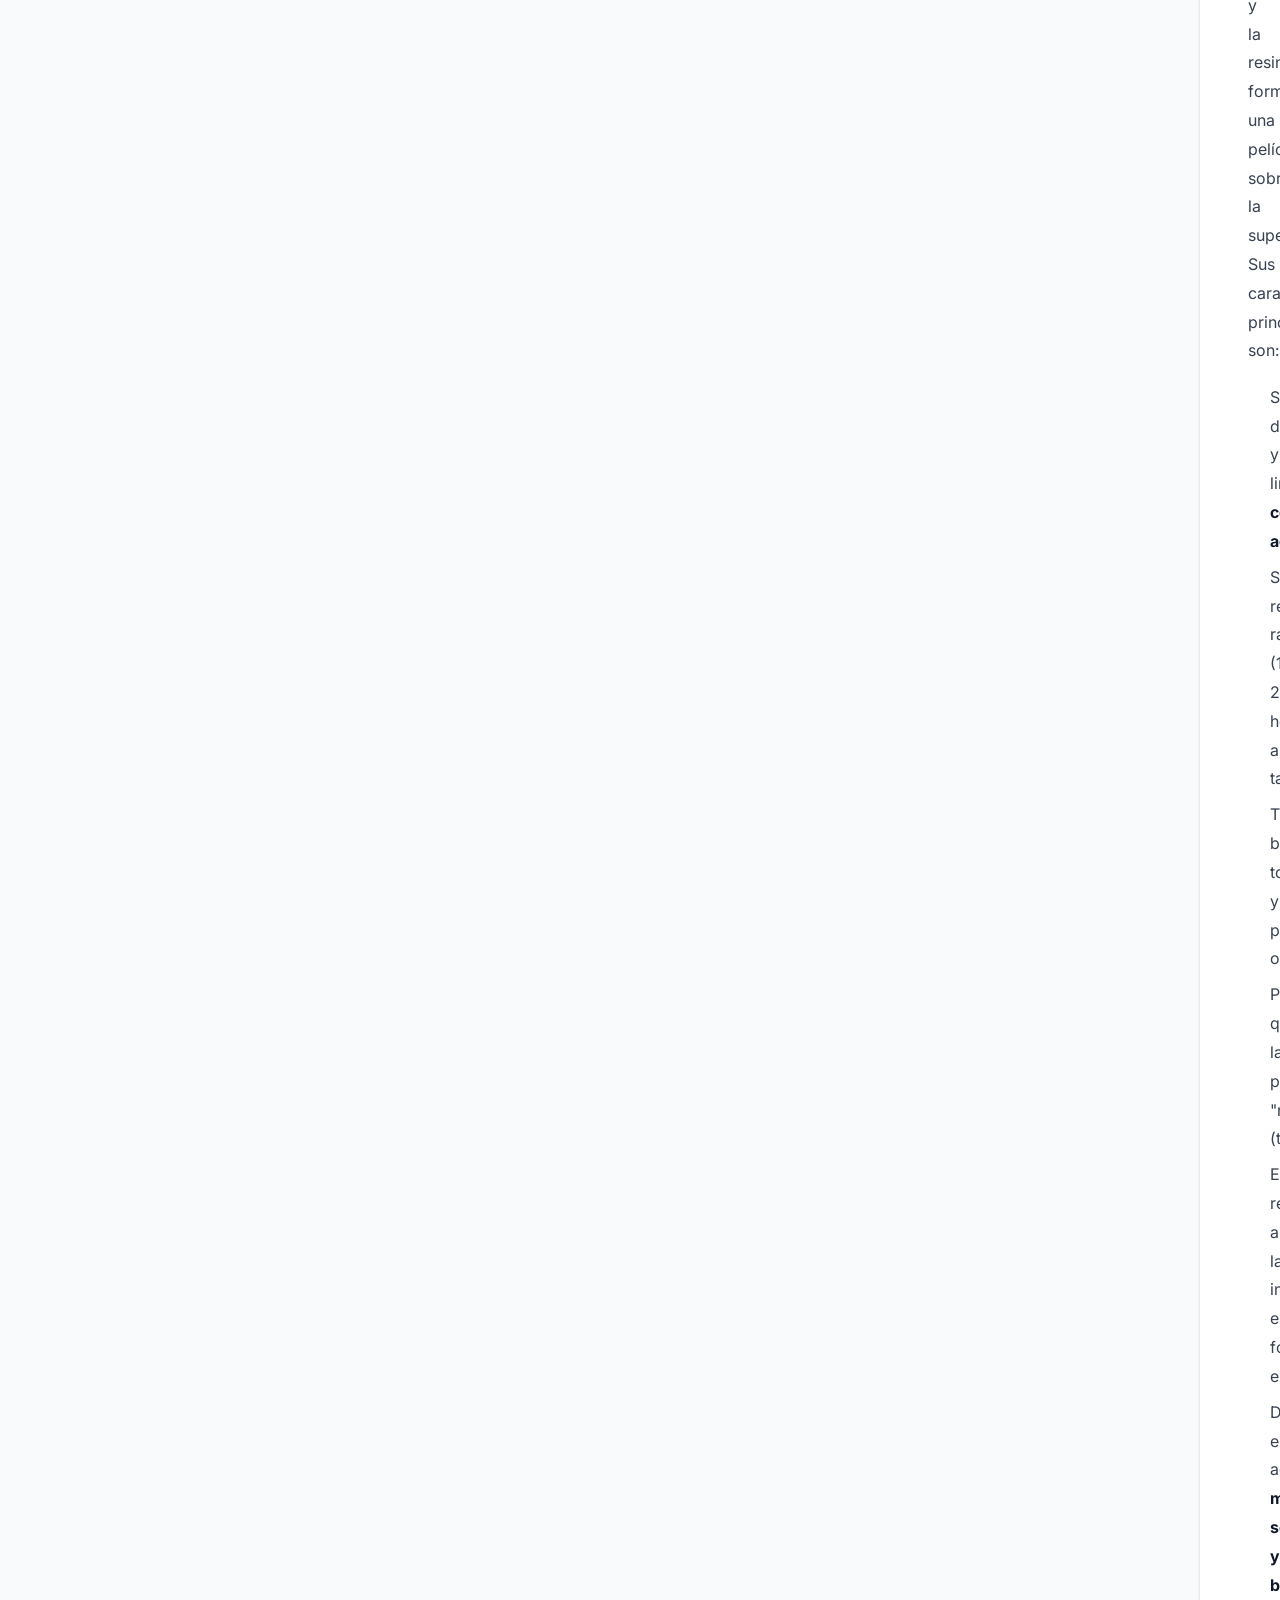
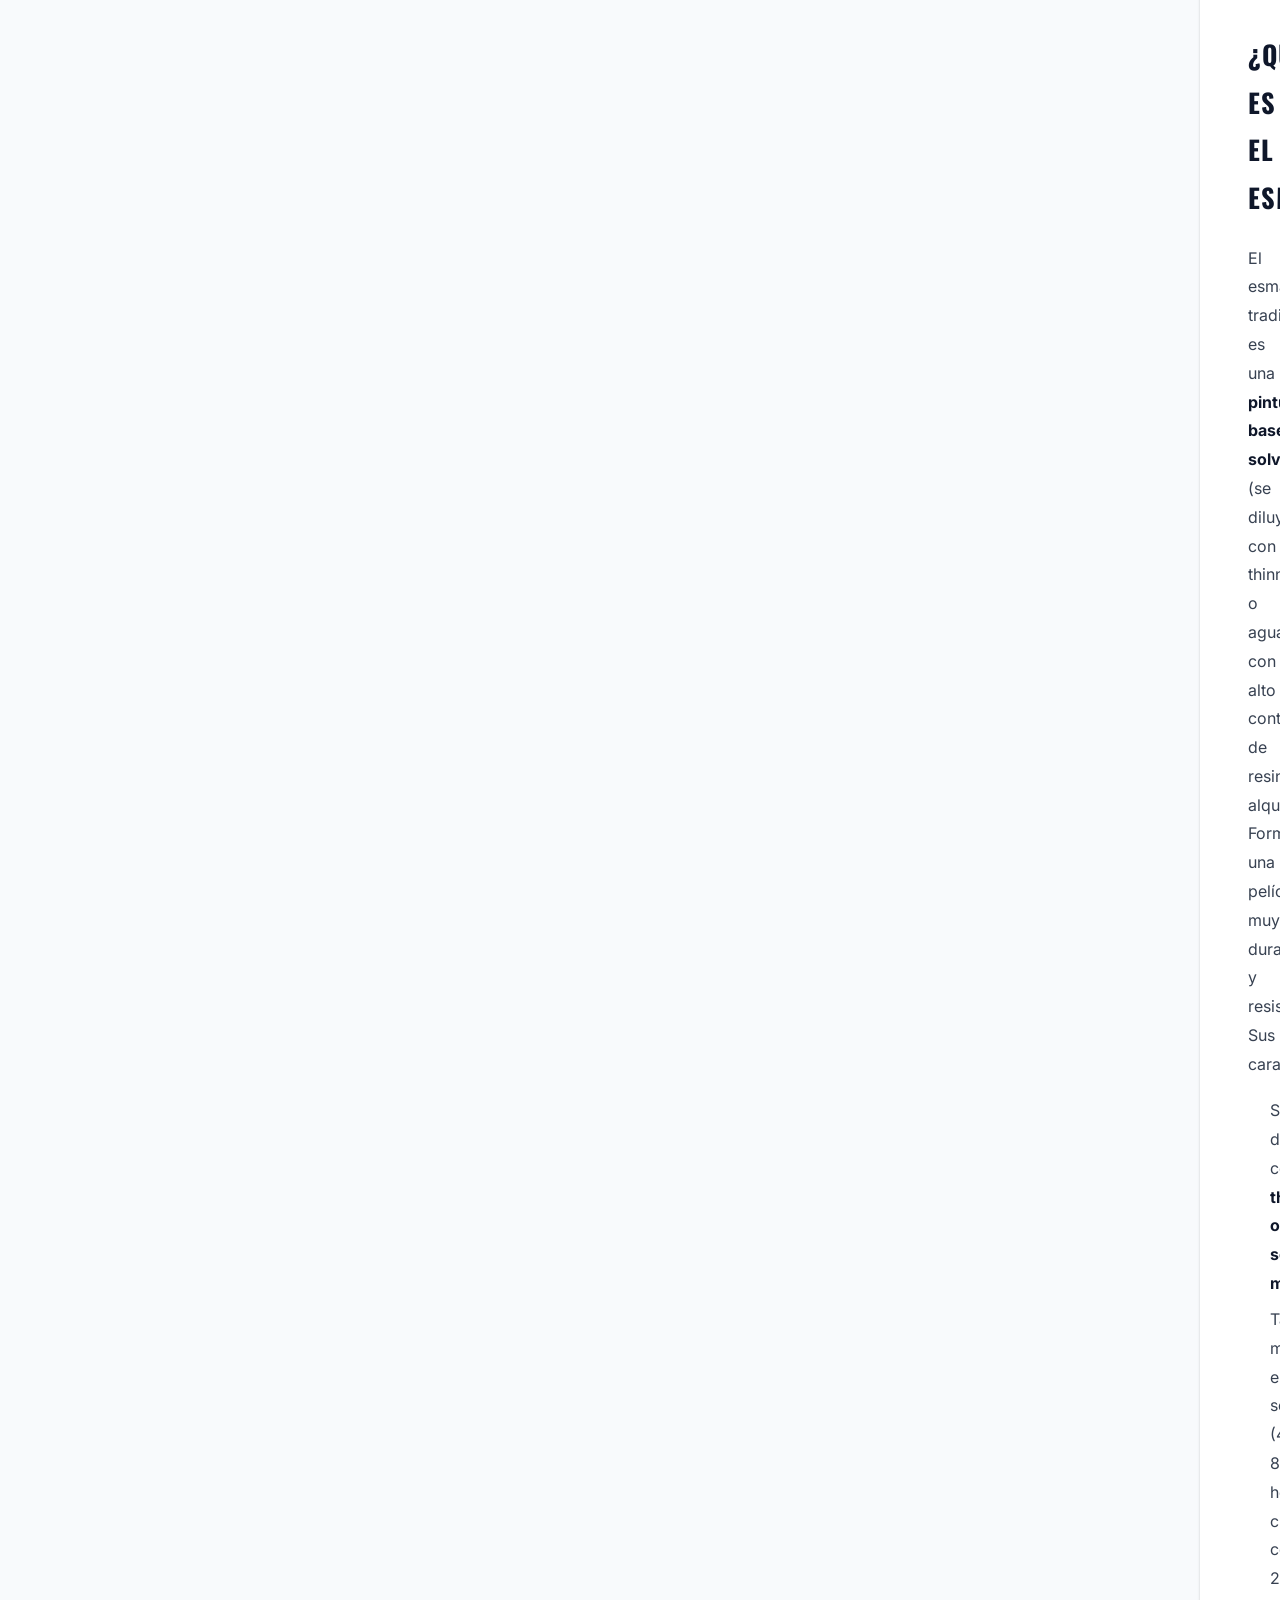
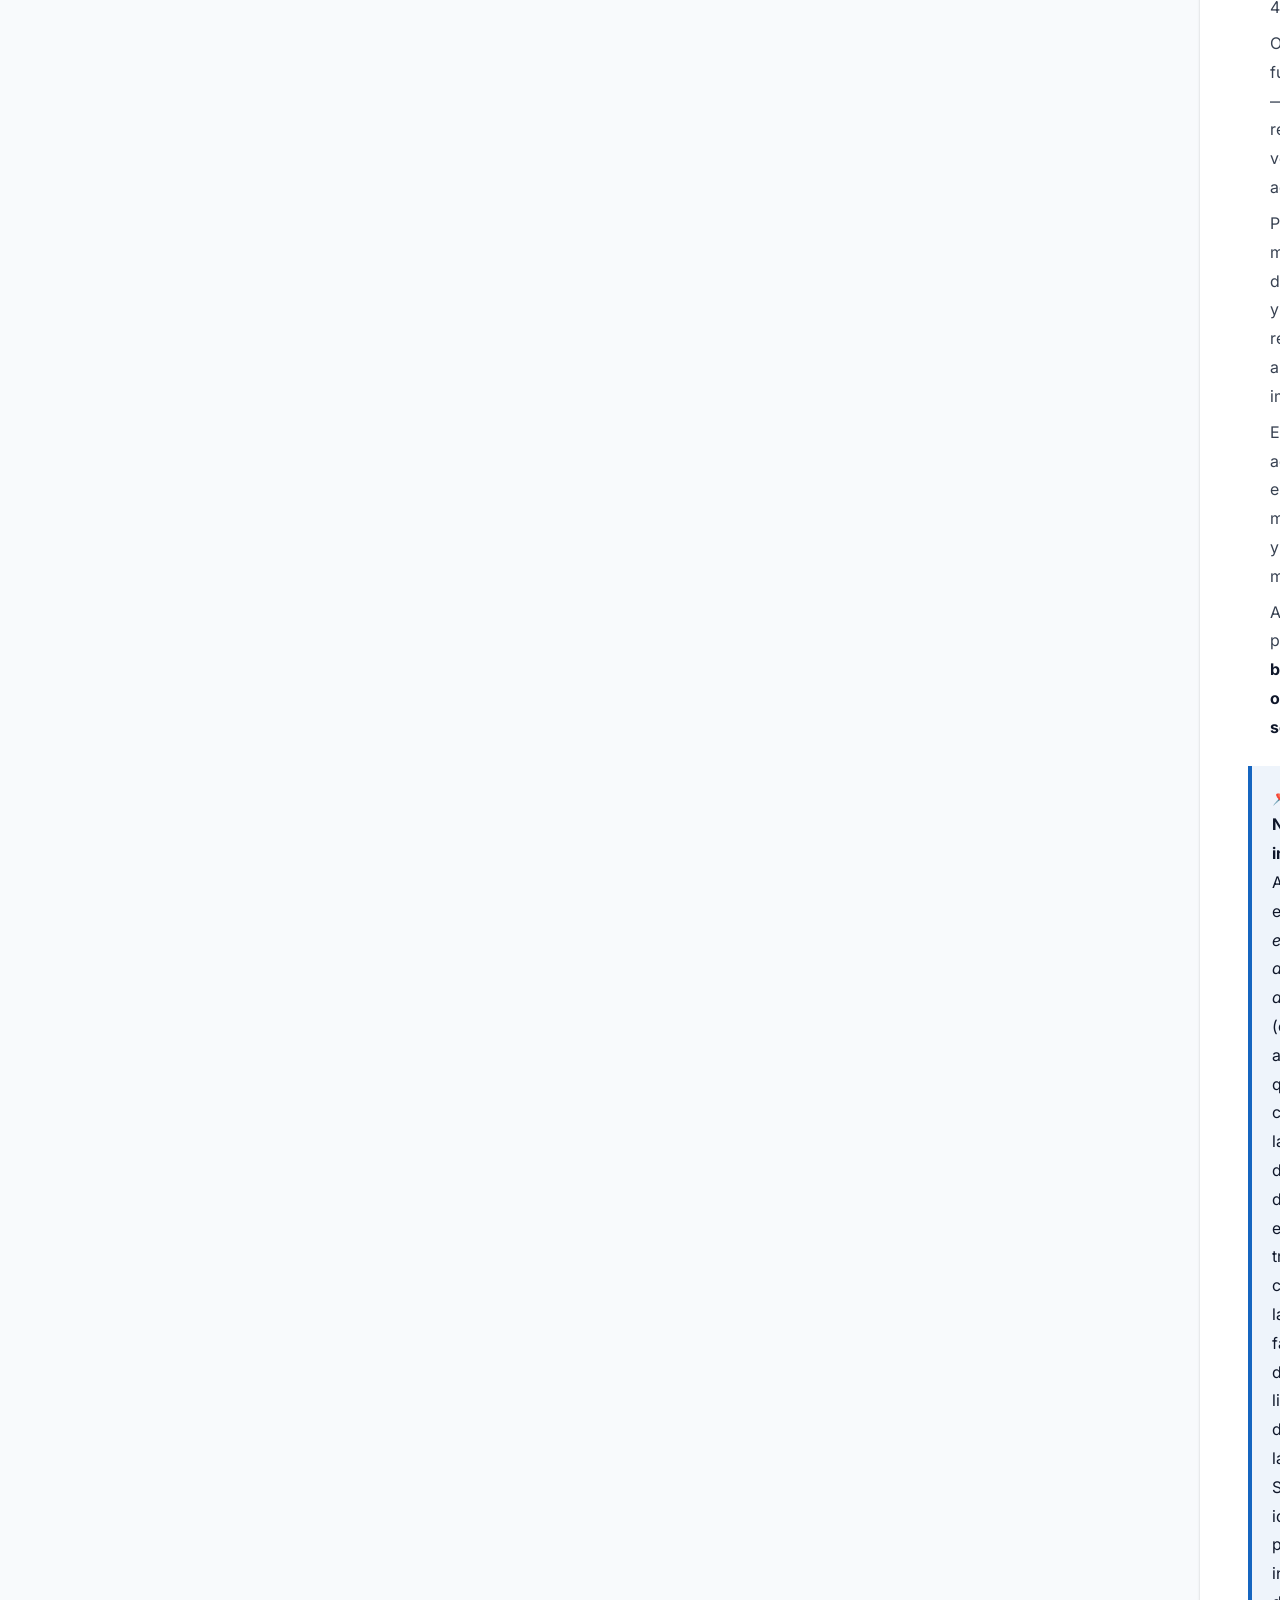
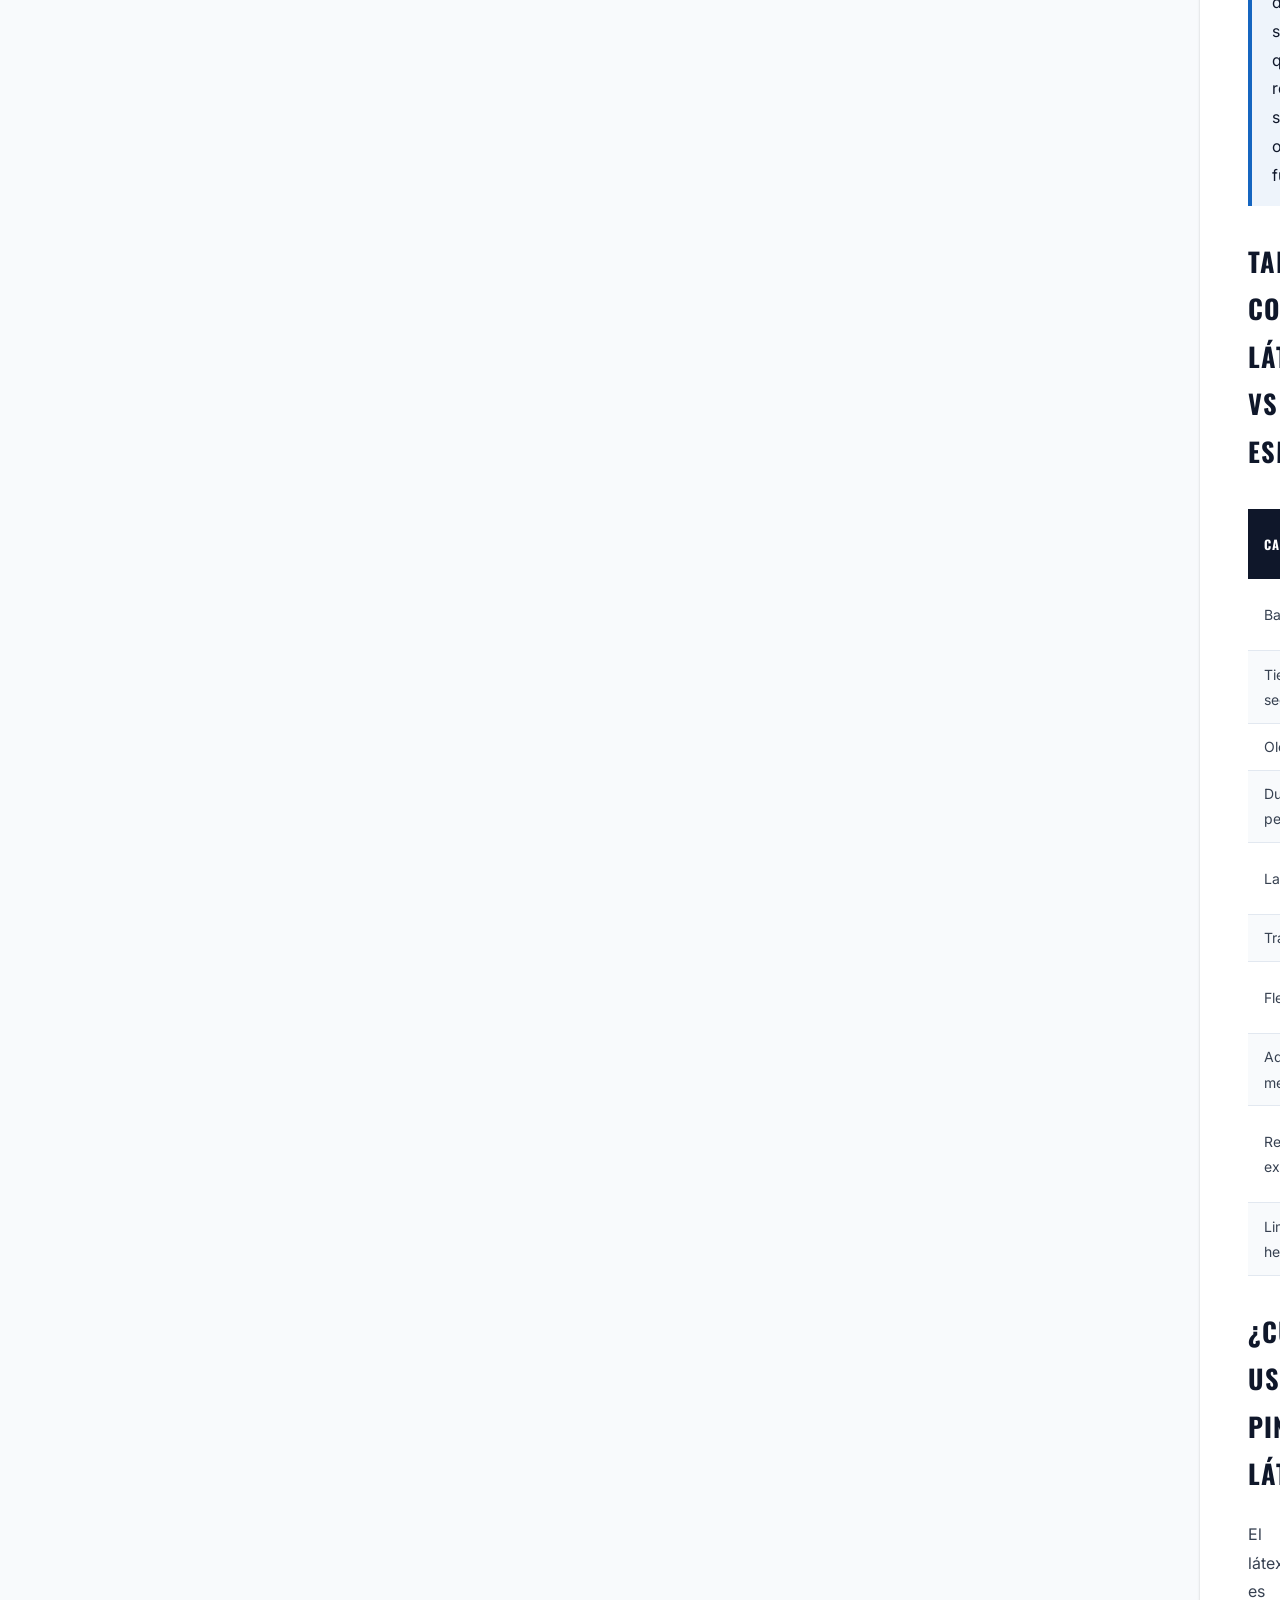
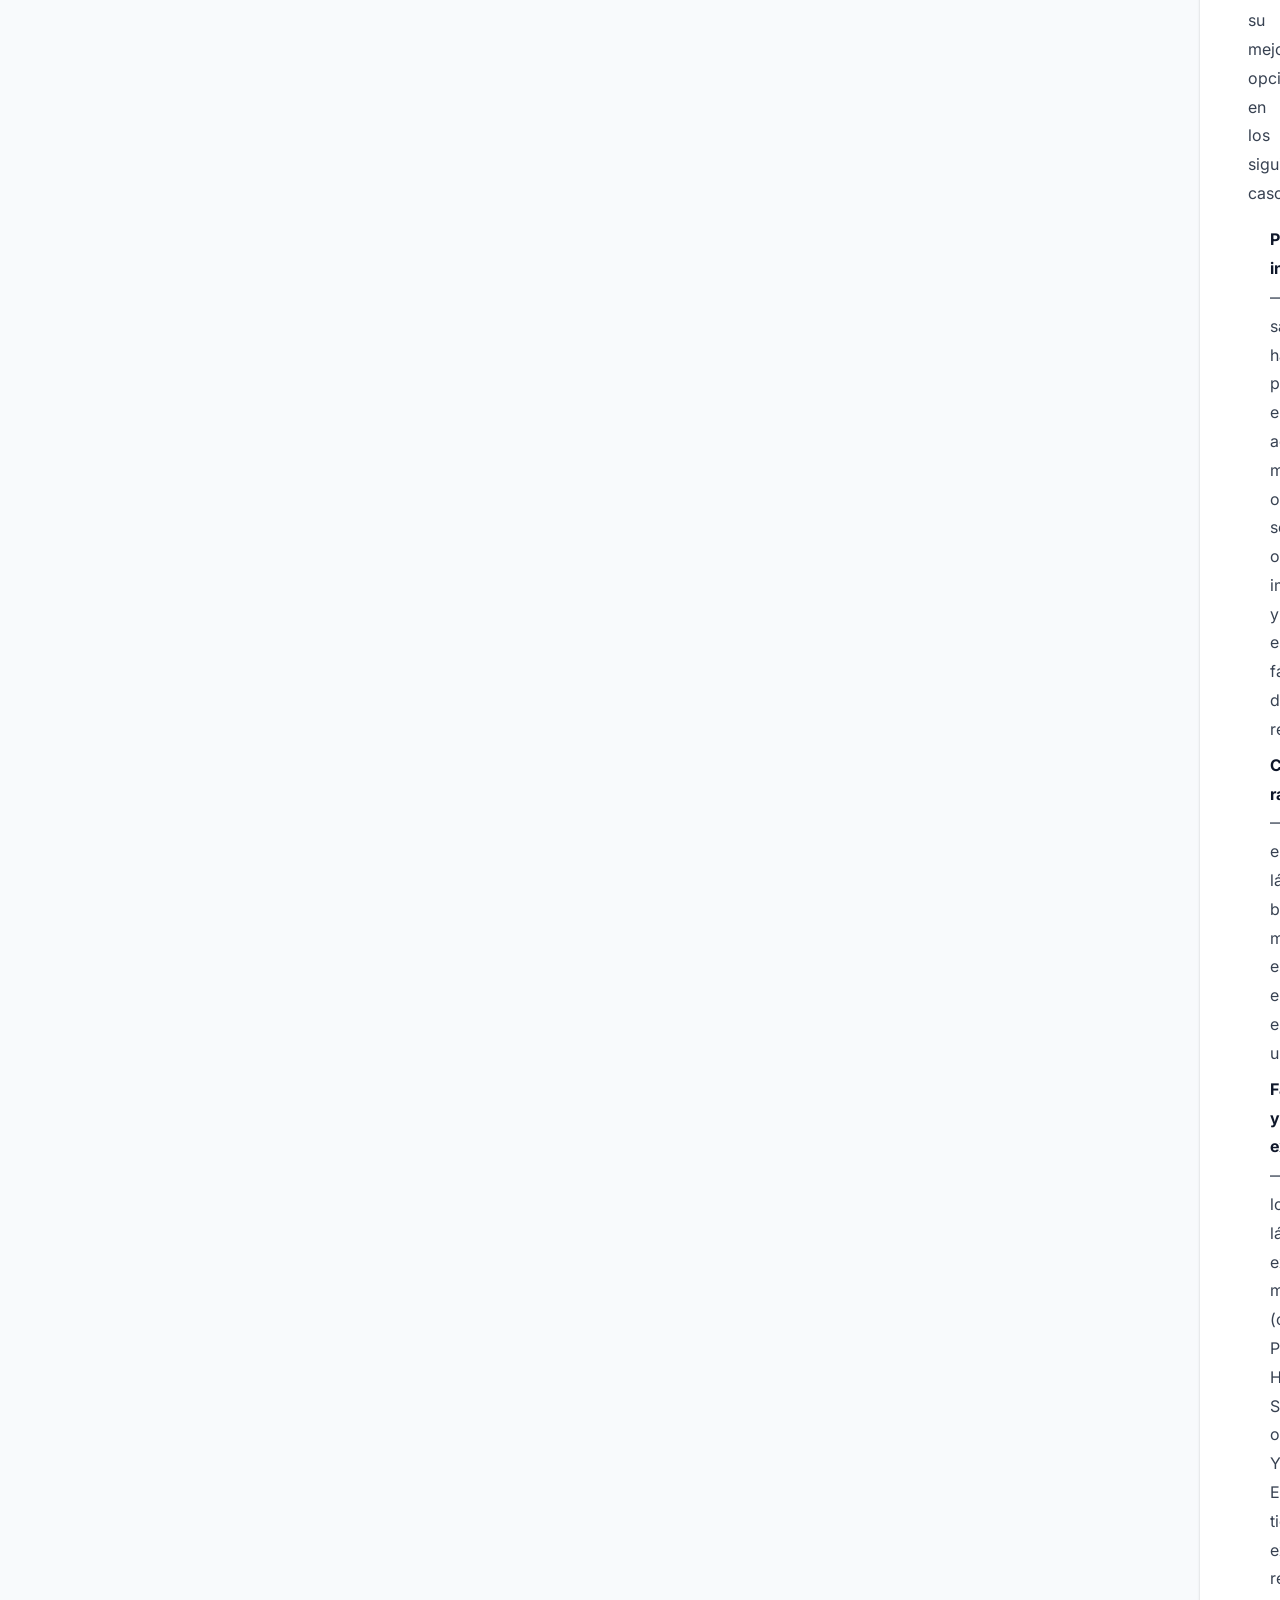
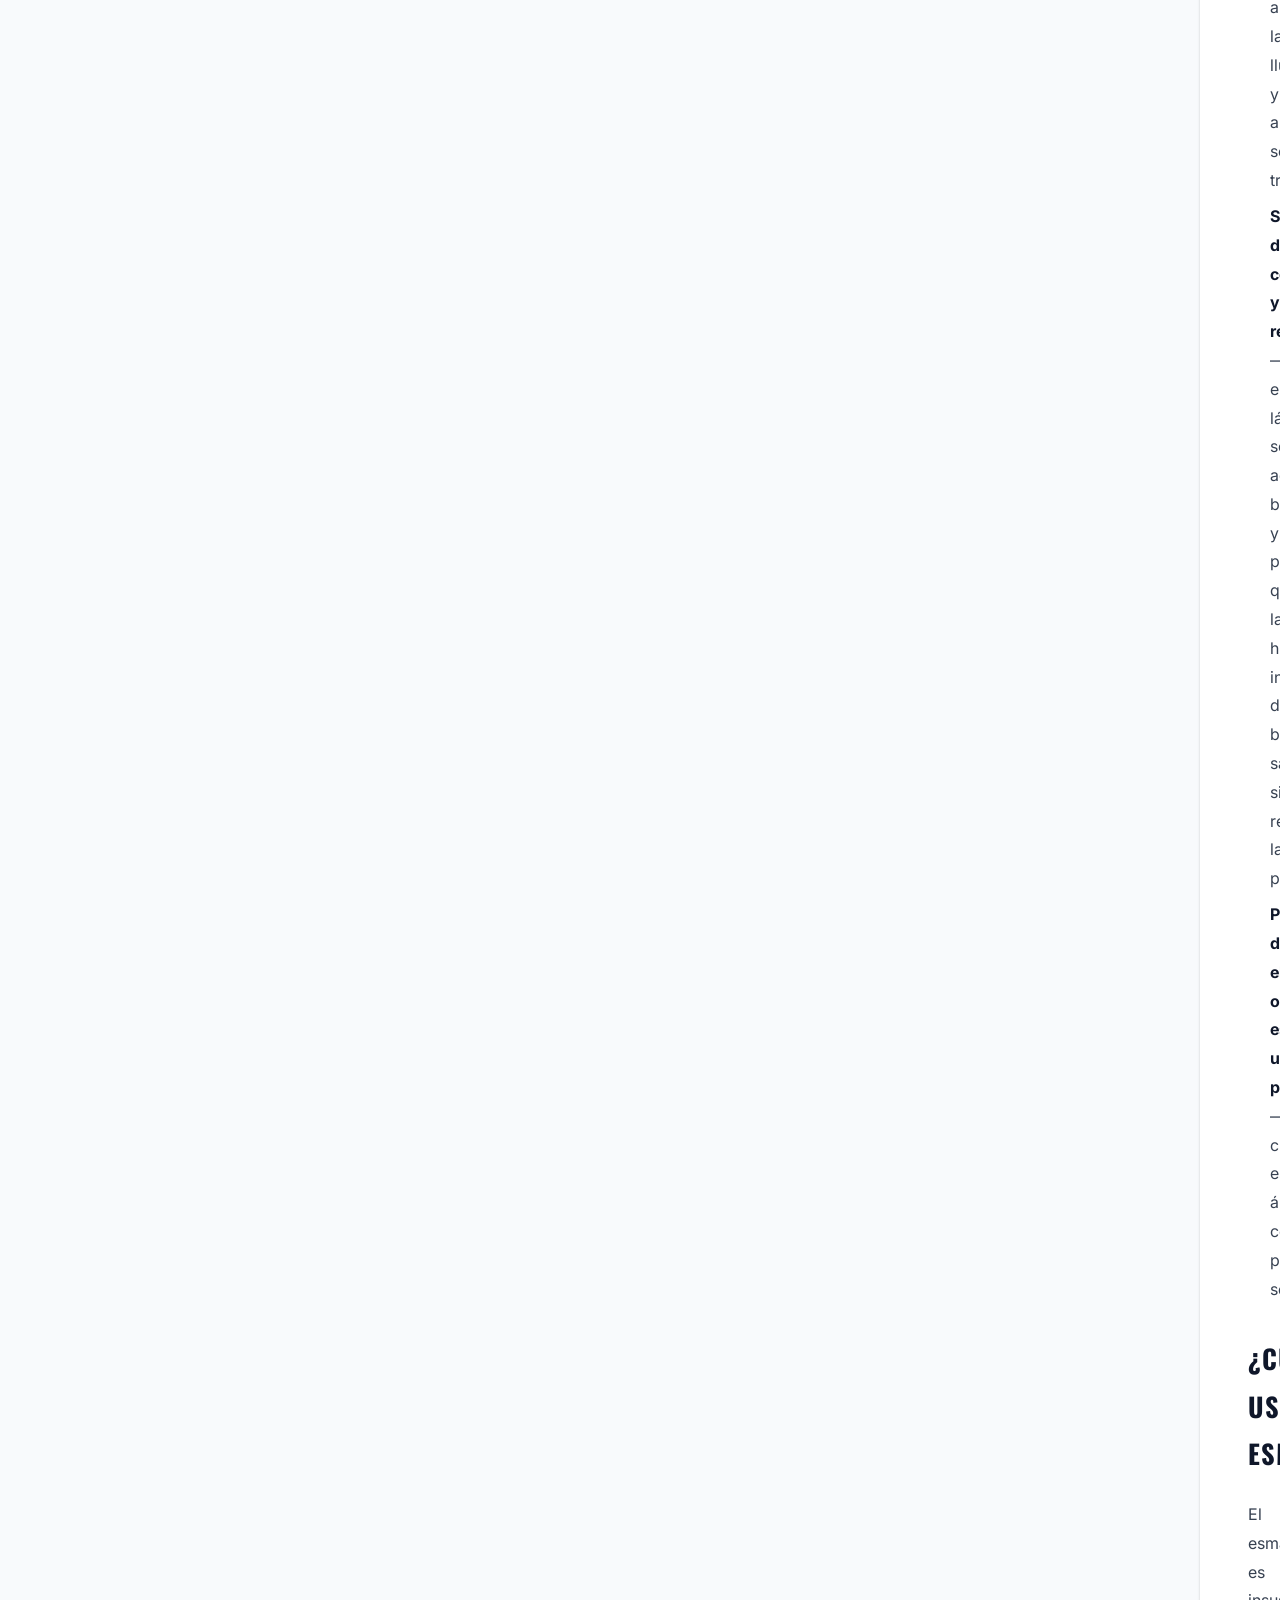
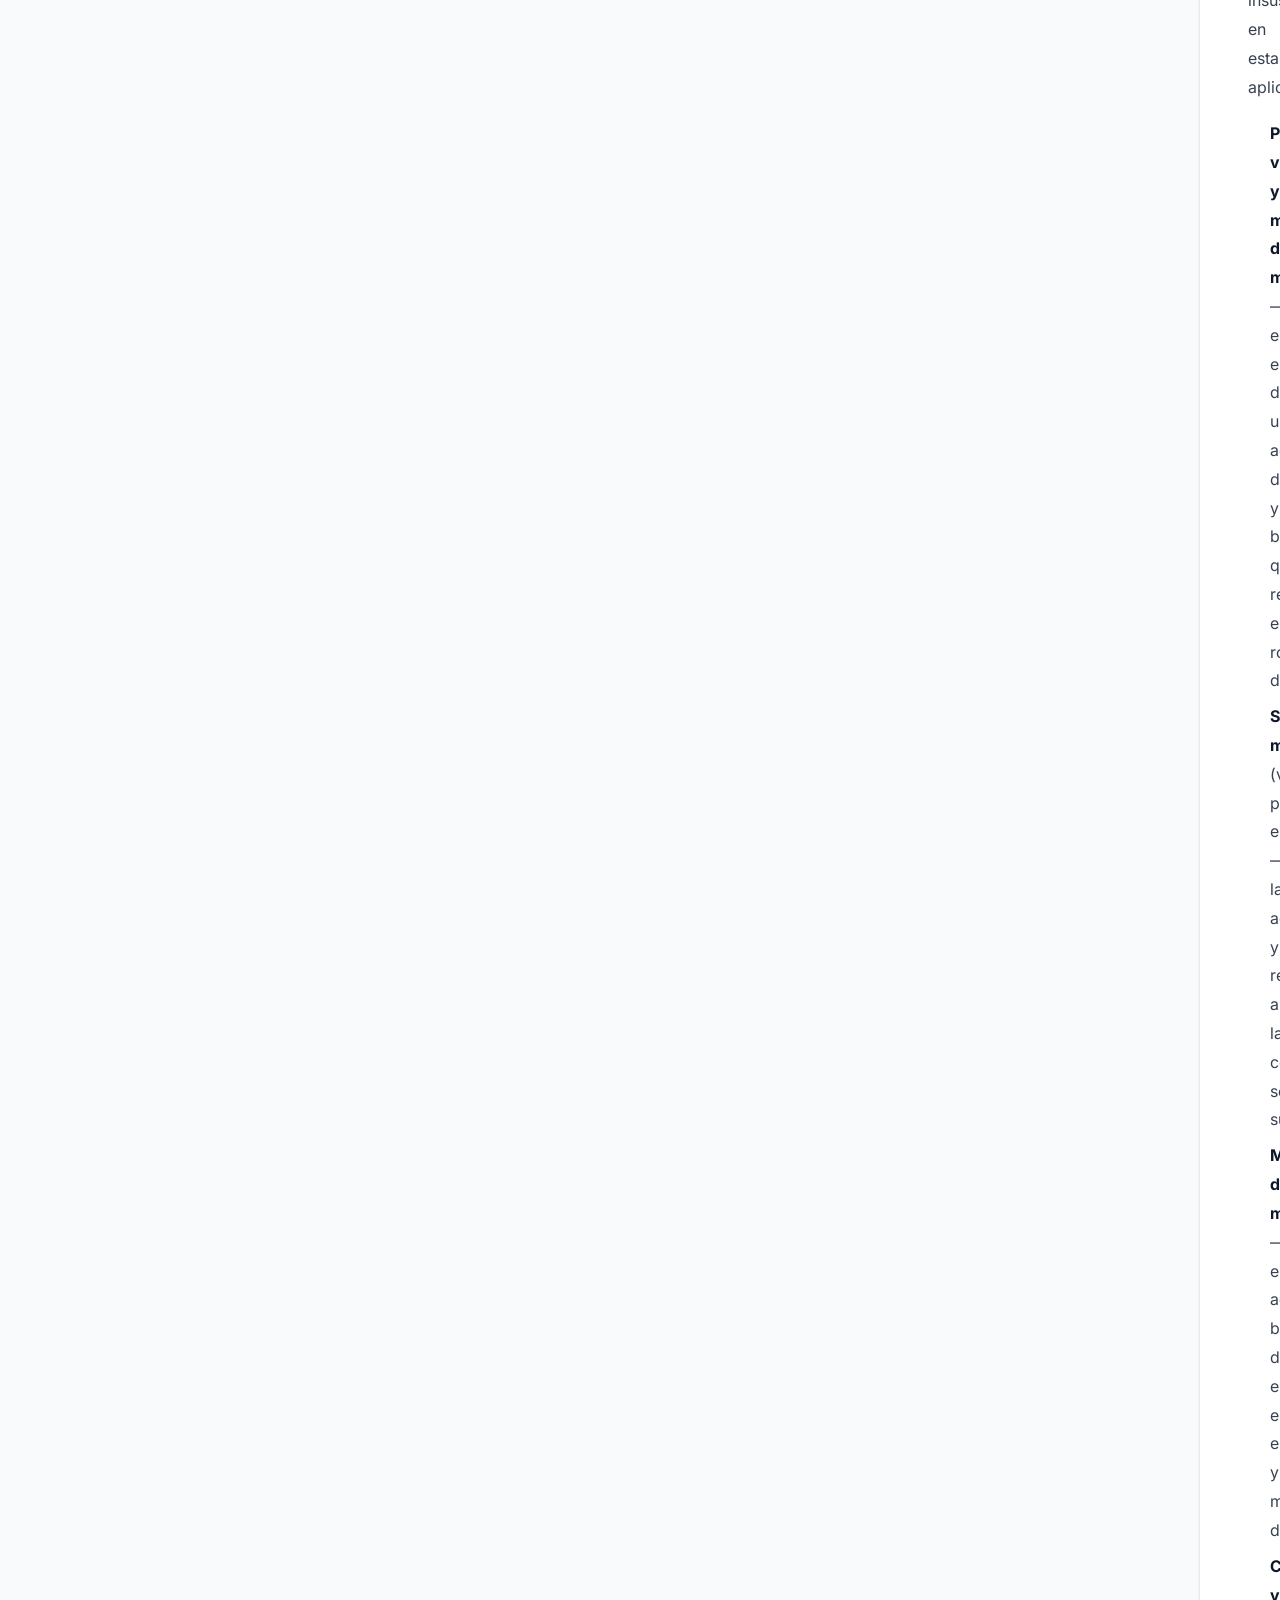
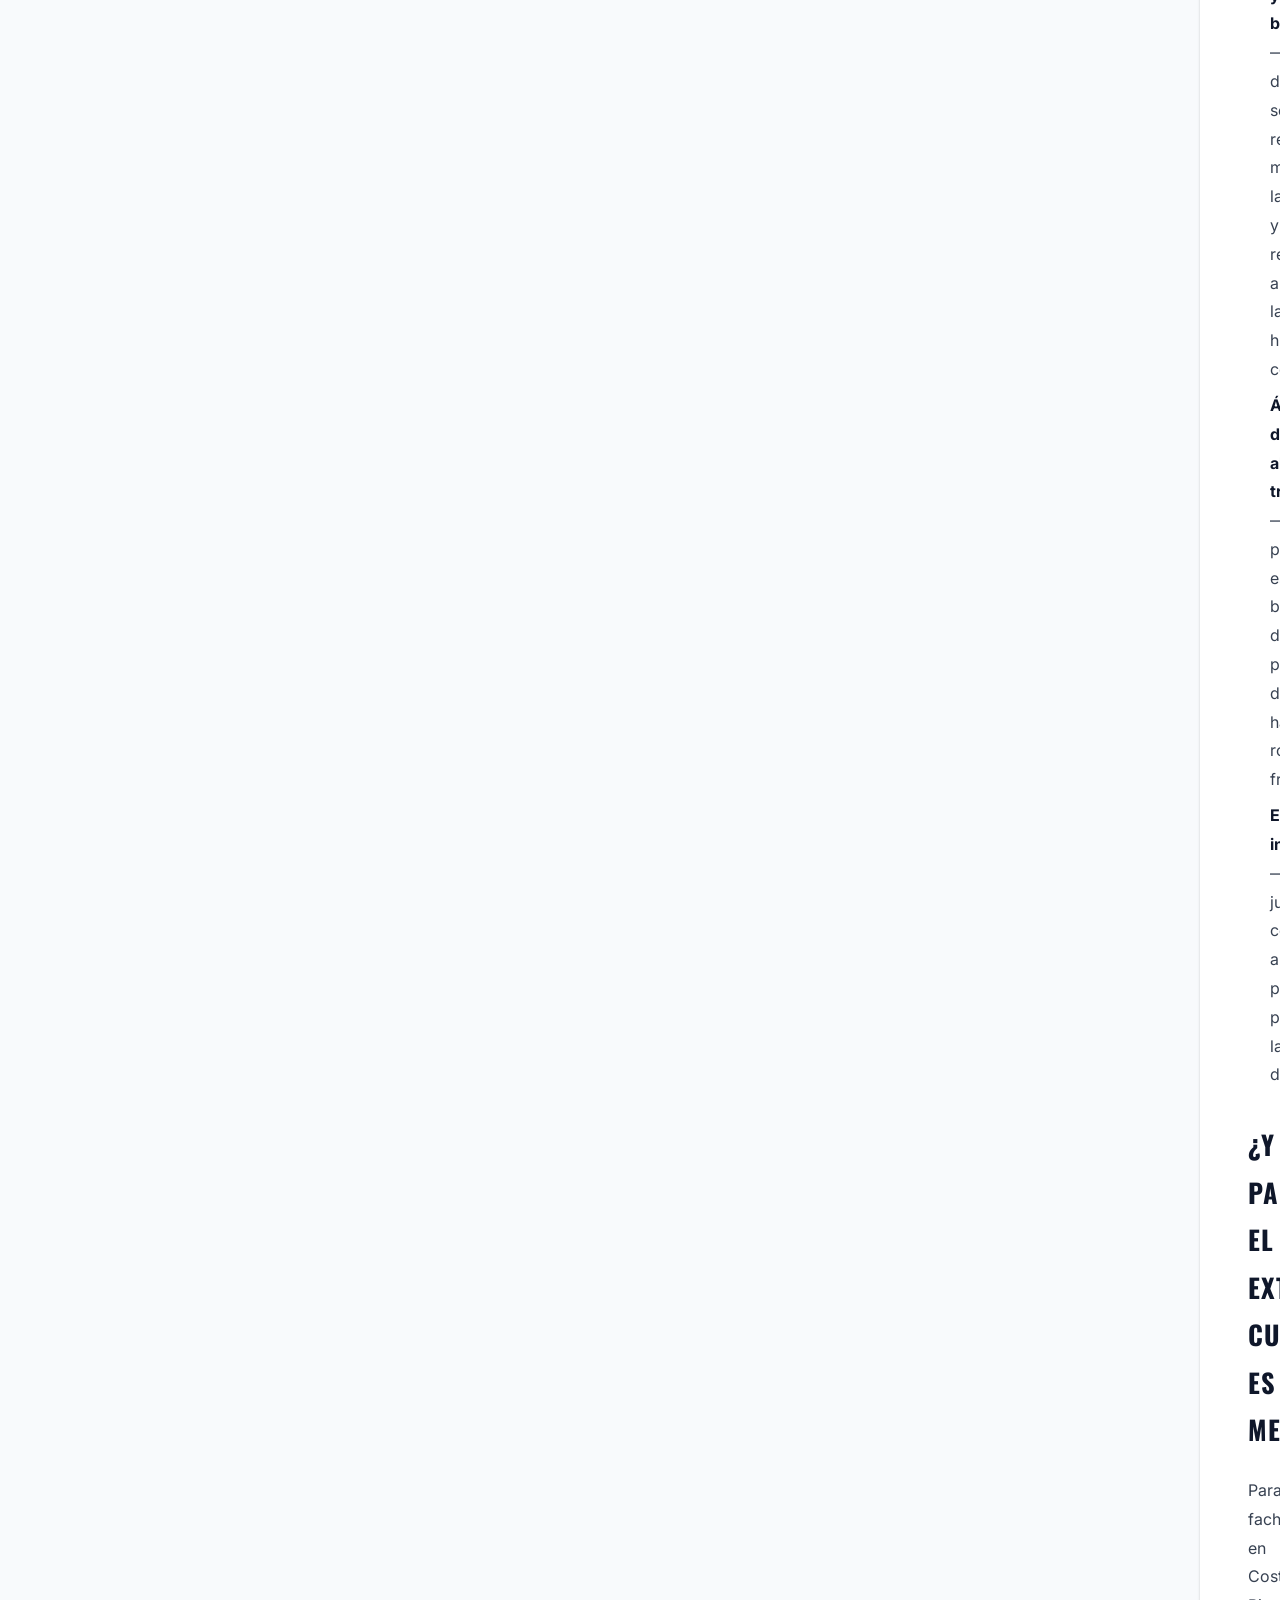
<file: blog/latex-vs-esmalte.html>
<!DOCTYPE html>
<html lang="es">
<head>
  <meta charset="UTF-8">
  <link rel="icon" type="image/png" href="/favicon.png">
  <meta name="viewport" content="width=device-width, initial-scale=1.0">
  <title>Pintura Látex vs Esmalte: ¿Cuál Usar en Cada Superficie? | Pinturas Gupher</title>
  <meta name="description" content="Diferencias clave entre pintura látex y esmalte. Cuándo usar cada una, acabados disponibles y qué recomienda el experto para interiores, exteriores, madera y metal en Costa Rica.">
  <meta name="robots" content="index, follow">
  <link rel="canonical" href="https://pinturas-gupher.com/blog/latex-vs-esmalte.html">

  <meta property="og:title" content="Pintura Látex vs Esmalte: ¿Cuál Usar en Cada Superficie?">
  <meta property="og:description" content="Guía completa para elegir entre látex y esmalte. Tabla comparativa, casos de uso y recomendaciones de expertos en pintura de San Carlos, Costa Rica.">
  <meta property="og:type" content="article">
  <meta property="og:url" content="https://pinturas-gupher.com/blog/latex-vs-esmalte.html">
  <meta property="og:site_name" content="Centro de Pinturas Gupher">
  <meta property="article:published_time" content="2025-05-01">

  <link rel="preconnect" href="https://fonts.googleapis.com">
  <link rel="preconnect" href="https://fonts.gstatic.com" crossorigin>
  <link href="https://fonts.googleapis.com/css2?family=Oswald:wght@400;500;600;700&family=Inter:wght@300;400;500;600;700&display=swap" rel="stylesheet">
  <link rel="stylesheet" href="https://cdn.jsdelivr.net/npm/bootstrap-icons@1.11.3/font/bootstrap-icons.min.css">
  <link rel="stylesheet" href="../css/styles.css">

  <script type="application/ld+json">
  {
    "@context": "https://schema.org",
    "@type": "Article",
    "headline": "Pintura Látex vs Esmalte: ¿Cuál Usar en Cada Superficie?",
    "description": "Diferencias clave entre látex y esmalte, casos de uso y tabla comparativa para elegir la pintura correcta.",
    "author": { "@type": "Organization", "name": "Centro de Pinturas Gupher" },
    "publisher": { "@type": "Organization", "name": "Centro de Pinturas Gupher", "url": "https://pinturas-gupher.com" },
    "datePublished": "2025-05-01",
    "dateModified": "2025-05-01",
    "mainEntityOfPage": "https://pinturas-gupher.com/blog/latex-vs-esmalte.html",
    "keywords": "pintura látex vs esmalte, diferencia látex esmalte, qué pintura usar, esmalte para madera, látex para paredes, pintura Costa Rica"
  }
  </script>
</head>
<body class="blog-page">

  <header class="header" id="header">
    <nav class="nav" role="navigation" aria-label="Navegación principal">
      <div class="container nav__inner">
        <a href="../index.html" class="nav__logo">
          <img src="../images/PerfilGupher.png" alt="Centro de Pinturas Gupher" width="150" height="56">
        </a>
        <button class="nav__toggle" id="navToggle" aria-expanded="false" aria-controls="navMenu" aria-label="Abrir menú">
          <span></span><span></span><span></span>
        </button>
        <ul class="nav__menu" id="navMenu" role="list">
          <li><a href="../index.html#inicio"    class="nav__link">Inicio</a></li>
          <li><a href="../index.html#servicios" class="nav__link">Servicios</a></li>
          <li><a href="../index.html#productos" class="nav__link">Productos</a></li>
          <li><a href="../index.html#marcas"    class="nav__link">Marcas</a></li>
          <li><a href="../index.html#blog"      class="nav__link active">Blog</a></li>
          <li><a href="../index.html#contacto"  class="nav__link">Contacto</a></li>
        </ul>
        <a href="https://wa.me/50688648789?text=Hola%2C%20necesito%20asesor%C3%ADa%20sobre%20qu%C3%A9%20tipo%20de%20pintura%20usar"
           class="btn btn-whatsapp btn-sm nav__cta" target="_blank" rel="noopener noreferrer">
          <i class="bi bi-whatsapp"></i><span>Cotizar</span>
        </a>
      </div>
    </nav>
  </header>

  <main>
    <div class="blog-hero">
      <div class="container blog-hero__inner">
        <nav class="blog-hero__breadcrumb" aria-label="Ruta de navegación">
          <a href="../index.html">Inicio</a>
          <span>›</span>
          <a href="../index.html#blog">Blog</a>
          <span>›</span>
          <span style="color:rgba(255,255,255,.7)">Látex vs Esmalte</span>
        </nav>
        <span class="blog-hero__cat">Selección de producto</span>
        <h1 class="blog-hero__title">Pintura látex vs esmalte: ¿cuál usar en cada superficie?</h1>
        <div class="blog-hero__meta">
          <span><i class="bi bi-calendar3"></i> Mayo 2025</span>
          <span><i class="bi bi-clock"></i> 4 min de lectura</span>
          <span><i class="bi bi-person"></i> Equipo Gupher</span>
          <span><i class="bi bi-tag"></i> Tipos · Comparativa · Superficies</span>
        </div>
      </div>
    </div>

    <div class="article-wrap">
      <article class="article-body">

        <p>La pregunta más frecuente que recibimos en Gupher es: <strong>"¿Qué pintura le pongo a esto?"</strong> Y en la mayoría de los casos, la respuesta depende de una sola decisión: <strong>látex o esmalte</strong>. Aunque ambas son pinturas, funcionan diferente, se aplican diferente y cada una tiene superficies donde brilla y otras donde falla. Aquí le explicamos todo.</p>

        <h2>¿Qué es la pintura látex?</h2>
        <p>La pintura látex es una <strong>pintura al agua</strong> (base agua) que contiene resinas acrílicas o vinílicas en suspensión. Cuando se aplica, el agua se evapora y la resina forma una película sobre la superficie. Sus características principales son:</p>
        <ul>
          <li>Se diluye y limpia <strong>con agua</strong></li>
          <li>Seca relativamente rápido (1–2 horas al tacto)</li>
          <li>Tiene baja toxicidad y poco olor</li>
          <li>Permite que la pared "respire" (transpirable)</li>
          <li>Excelente resistencia a la intemperie en formulaciones exteriores</li>
          <li>Disponible en acabados <strong>mate, semimate y brillante</strong></li>
        </ul>

        <h2>¿Qué es el esmalte?</h2>
        <p>El esmalte tradicional es una <strong>pintura base solvente</strong> (se diluye con thinner o aguarrás) con alto contenido de resinas alquídicas. Forma una película muy dura y resistente. Sus características:</p>
        <ul>
          <li>Se diluye con <strong>thinner o solvente mineral</strong></li>
          <li>Tarda más en secar (4–8 horas, curado completo 24–48h)</li>
          <li>Olor fuerte — requiere ventilación adecuada</li>
          <li>Película muy dura y resistente a impactos</li>
          <li>Excelente adherencia en metales y maderas</li>
          <li>Acabado principalmente <strong>brillante o semimate</strong></li>
        </ul>

        <div class="highlight-box">
          <p>📌 <strong>Nota importante:</strong> Actualmente existen <em>esmaltes al agua</em> (esmaltes acrílicos) que combinan la dureza del esmalte tradicional con la facilidad de limpieza del látex. Son ideales para interiores donde se quiere resistencia sin olor fuerte.</p>
        </div>

        <h2>Tabla comparativa: látex vs esmalte</h2>

        <table class="data-table">
          <thead>
            <tr>
              <th>Característica</th>
              <th>Látex</th>
              <th>Esmalte tradicional</th>
            </tr>
          </thead>
          <tbody>
            <tr><td>Base</td><td>Agua</td><td>Solvente (thinner)</td></tr>
            <tr><td>Tiempo de secado</td><td>1–2 horas</td><td>4–8 horas</td></tr>
            <tr><td>Olor</td><td>Bajo</td><td>Fuerte</td></tr>
            <tr><td>Dureza de película</td><td>Media</td><td>Alta</td></tr>
            <tr><td>Lavabilidad</td><td>Media–Alta</td><td>Muy alta</td></tr>
            <tr><td>Transpirabilidad</td><td>Sí</td><td>No</td></tr>
            <tr><td>Flexibilidad</td><td>Alta</td><td>Baja (puede cuartearse)</td></tr>
            <tr><td>Adherencia en metal</td><td>Necesita fondo</td><td>Excelente directa</td></tr>
            <tr><td>Resistencia exterior</td><td>Muy buena</td><td>Buena (amarilla con UV)</td></tr>
            <tr><td>Limpieza herramientas</td><td>Agua y jabón</td><td>Thinner o solvente</td></tr>
          </tbody>
        </table>

        <h2>¿Cuándo usar pintura látex?</h2>
        <p>El látex es su mejor opción en los siguientes casos:</p>
        <ul>
          <li><strong>Paredes interiores</strong> — salas, habitaciones, pasillos: el acabado mate o semimate oculta imperfecciones y es fácil de retocar</li>
          <li><strong>Cielos rasos</strong> — el látex blanco mate es el estándar universal</li>
          <li><strong>Fachadas y exteriores</strong> — los látex exteriores modernos (como Protecto High Standard o Yatu Exterior) tienen excelente resistencia a la lluvia y al sol tropical</li>
          <li><strong>Superficies de concreto y repello</strong> — el látex se adhiere bien y permite que la humedad interna del bloque salga sin reventar la pintura</li>
          <li><strong>Proyectos donde el olor es un problema</strong> — clínicas, escuelas, áreas con personas sensibles</li>
        </ul>

        <h2>¿Cuándo usar esmalte?</h2>
        <p>El esmalte es insustituible en estas aplicaciones:</p>
        <ul>
          <li><strong>Puertas, ventanas y marcos de madera</strong> — el esmalte da un acabado duro y brillante que resiste el roce diario</li>
          <li><strong>Superficies metálicas</strong> (verjas, portones, estructuras) — la adherencia y resistencia a la corrosión son superiores</li>
          <li><strong>Muebles de madera</strong> — el acabado brillante del esmalte es estético y muy duradero</li>
          <li><strong>Cocinas y baños</strong> — donde se requiere máxima lavabilidad y resistencia a la humedad constante</li>
          <li><strong>Áreas de alto tráfico</strong> — pasillos, escaleras, bordes de paredes donde hay roce frecuente</li>
          <li><strong>Estructuras industriales</strong> — junto con anticorrosivos, para protección larga duración</li>
        </ul>

        <h2>¿Y para el exterior: cuál es mejor?</h2>
        <p>Para fachadas en Costa Rica, <strong>el látex exterior de calidad supera al esmalte</strong> en la mayoría de los casos. ¿Por qué? Porque:</p>
        <ul>
          <li>El esmalte base solvente <strong>amarilla con la radiación UV</strong> tropical, especialmente en colores blancos o claros</li>
          <li>El látex exterior moderno tiene <strong>mayor flexibilidad</strong>, lo que le permite soportar los movimientos térmicos del concreto sin cuartearse</li>
          <li>La transpirabilidad del látex es clave en Costa Rica, donde la humedad del suelo y las lluvias generan presión de vapor desde adentro de las paredes</li>
        </ul>
        <p>Para estructuras metálicas exteriores, use <strong>anticorrosivo de base + esmalte de acabado</strong>, o consulte sobre sistemas epóxicos de dos componentes para mayor protección.</p>

        <h2>Recomendación final según superficie</h2>

        <table class="data-table">
          <thead>
            <tr><th>Superficie</th><th>Producto recomendado</th></tr>
          </thead>
          <tbody>
            <tr><td>Paredes interiores (concreto/repello)</td><td>Látex interior mate o semimate</td></tr>
            <tr><td>Fachada exterior</td><td>Látex exterior o elastomérico</td></tr>
            <tr><td>Cielo raso</td><td>Látex blanco mate</td></tr>
            <tr><td>Puertas y marcos de madera</td><td>Esmalte brillante o semimate</td></tr>
            <tr><td>Verjas, portones metálicos</td><td>Anticorrosivo + esmalte</td></tr>
            <tr><td>Cocina y baño (paredes)</td><td>Látex semimate lavable o esmalte acrílico</td></tr>
            <tr><td>Pisos de concreto</td><td>Pintura epóxica</td></tr>
            <tr><td>Estructuras industriales</td><td>Anticorrosivo epóxico + esmalte industrial</td></tr>
          </tbody>
        </table>

        <div class="article-cta">
          <i class="bi bi-palette article-cta__icon" aria-hidden="true"></i>
          <div class="article-cta__body">
            <p class="article-cta__title">¿Aún tiene dudas sobre qué producto usar?</p>
            <p class="article-cta__desc">Cuéntenos su proyecto por WhatsApp o solicite una visita gratuita de nuestro asesor. Le recomendamos el producto exacto según su superficie, presupuesto y condiciones del proyecto.</p>
          </div>
          <a href="https://wa.me/50688648789?text=Hola%2C%20tengo%20dudas%20sobre%20qu%C3%A9%20pintura%20usar%20en%20mi%20proyecto"
             class="btn btn-whatsapp" target="_blank" rel="noopener">
            <i class="bi bi-whatsapp"></i> Consultar ahora
          </a>
        </div>

        <div class="related-posts">
          <p class="related-posts__title">Artículos relacionados</p>
          <div class="related-posts__grid">
            <a href="cuantos-galones-necesito.html" class="related-card">
              <span class="related-card__cat">Planificación</span>
              <p class="related-card__title">¿Cuántos galones de pintura necesito? Guía de cálculo</p>
            </a>
            <a href="preparacion-de-superficies.html" class="related-card">
              <span class="related-card__cat">Técnica de aplicación</span>
              <p class="related-card__title">Preparación de superficies: el paso más importante antes de pintar</p>
            </a>
          </div>
        </div>

      </article>
    </div>
  </main>

  <footer class="footer" role="contentinfo">
    <div class="container footer__grid">
      <div class="footer__brand">
        <img src="../images/PerfilGupher.png" alt="Centro de Pinturas Gupher" width="160" height="60" loading="lazy">
        <p class="footer__tagline">Tu proyecto, nuestro color.</p>
        <p class="footer__desc">Venta y distribución de pinturas, herramientas y equipos en San Carlos, Zona Norte de Costa Rica.</p>
        <div class="footer__social">
          <a href="https://www.facebook.com/CentroPinturas.Gupher" class="footer__social-link" target="_blank" rel="noopener" aria-label="Facebook"><i class="bi bi-facebook"></i></a>
          <a href="https://wa.me/50688648789" class="footer__social-link" target="_blank" rel="noopener" aria-label="WhatsApp"><i class="bi bi-whatsapp"></i></a>
        </div>
      </div>
      <div class="footer__col">
        <h4 class="footer__col-title">Navegación</h4>
        <ul class="footer__links">
          <li><a href="../index.html#inicio">Inicio</a></li>
          <li><a href="../index.html#servicios">Servicios</a></li>
          <li><a href="../index.html#productos">Productos</a></li>
          <li><a href="../index.html#blog">Blog</a></li>
          <li><a href="../index.html#contacto">Contacto</a></li>
        </ul>
      </div>
      <div class="footer__col">
        <h4 class="footer__col-title">Blog</h4>
        <ul class="footer__links">
          <li><a href="cuantos-galones-necesito.html">Calcular galones de pintura</a></li>
          <li><a href="latex-vs-esmalte.html">Látex vs esmalte</a></li>
          <li><a href="preparacion-de-superficies.html">Preparación de superficies</a></li>
        </ul>
      </div>
      <div class="footer__col">
        <h4 class="footer__col-title">Contacto</h4>
        <address style="font-style:normal;">
          <p><i class="bi bi-geo-alt"></i> La Palmera, Aguas Zarcas</p>
          <p><a href="https://wa.me/50688648789" target="_blank" rel="noopener"><i class="bi bi-whatsapp"></i> 8864-8789</a></p>
          <p><a href="mailto:pinturas.gupher@gmail.com"><i class="bi bi-envelope"></i> pinturas.gupher@gmail.com</a></p>
        </address>
      </div>
    </div>
    <div class="footer__bottom">
      <div class="container footer__bottom-inner">
        <p>© 2025 Centro de Pinturas Gupher. Todos los derechos reservados.</p>
        <p>La Palmera de Aguas Zarcas, San Carlos, Costa Rica</p>
      </div>
    </div>
  </footer>

  <a href="https://wa.me/50688648789?text=Hola%2C%20me%20interesa%20cotizar%20pinturas" class="wa-fab" target="_blank" rel="noopener noreferrer" aria-label="WhatsApp">
    <i class="bi bi-whatsapp"></i>
    <span class="wa-fab__tooltip">¡Hablemos!</span>
  </a>
  <script src="../js/main.js"></script>
</body>
</html>
</file>
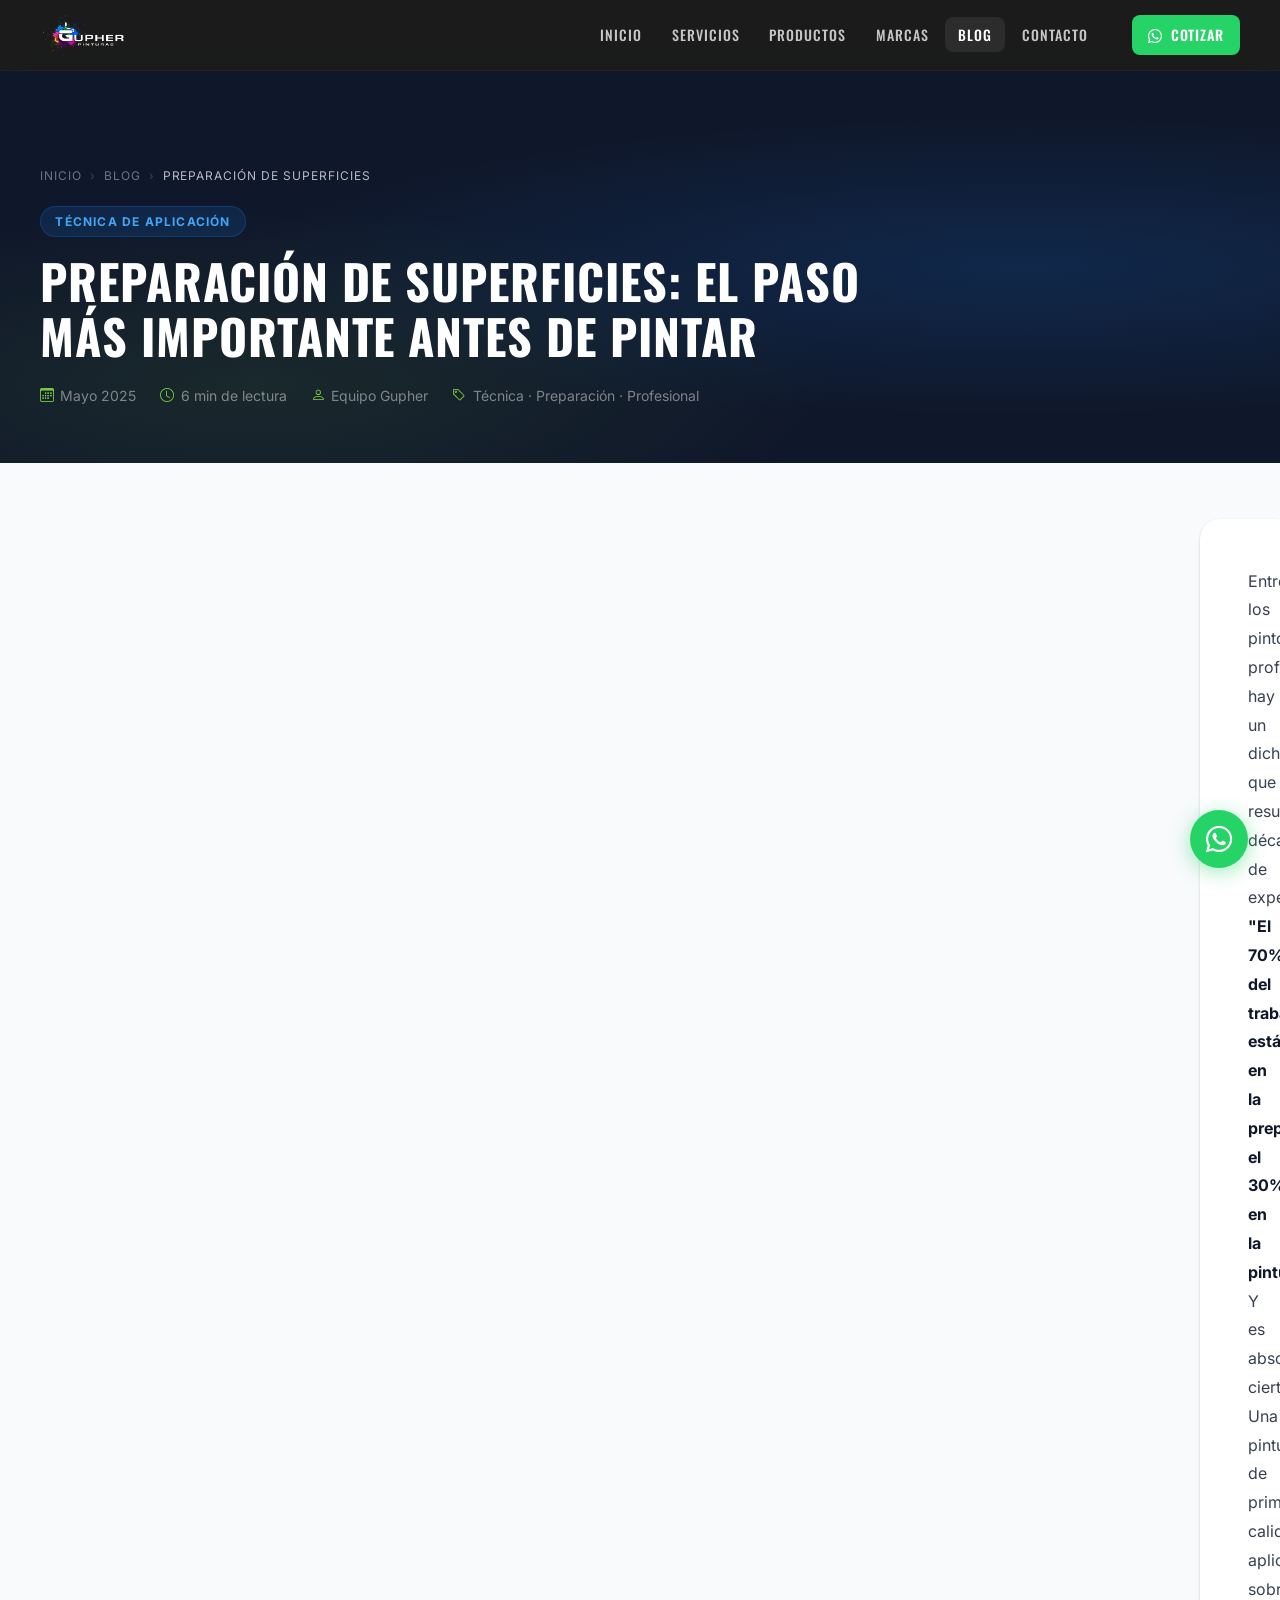
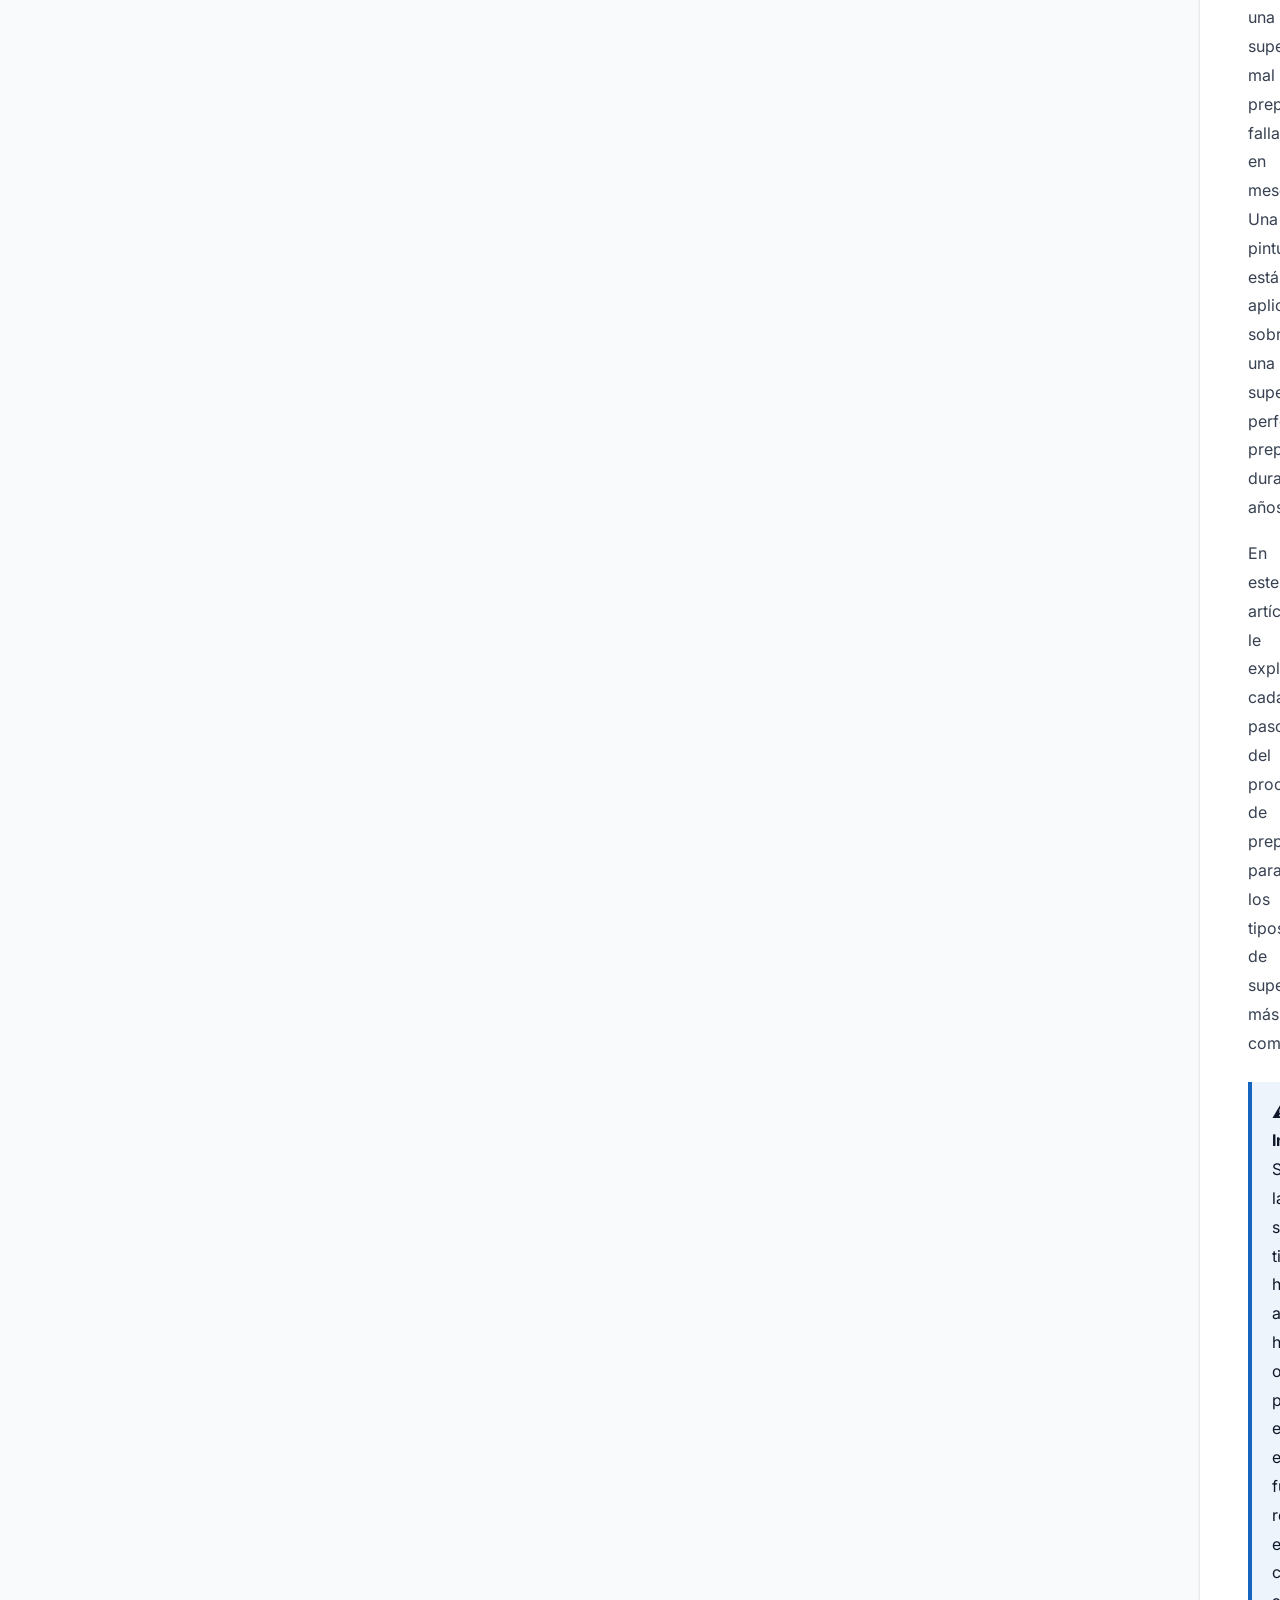
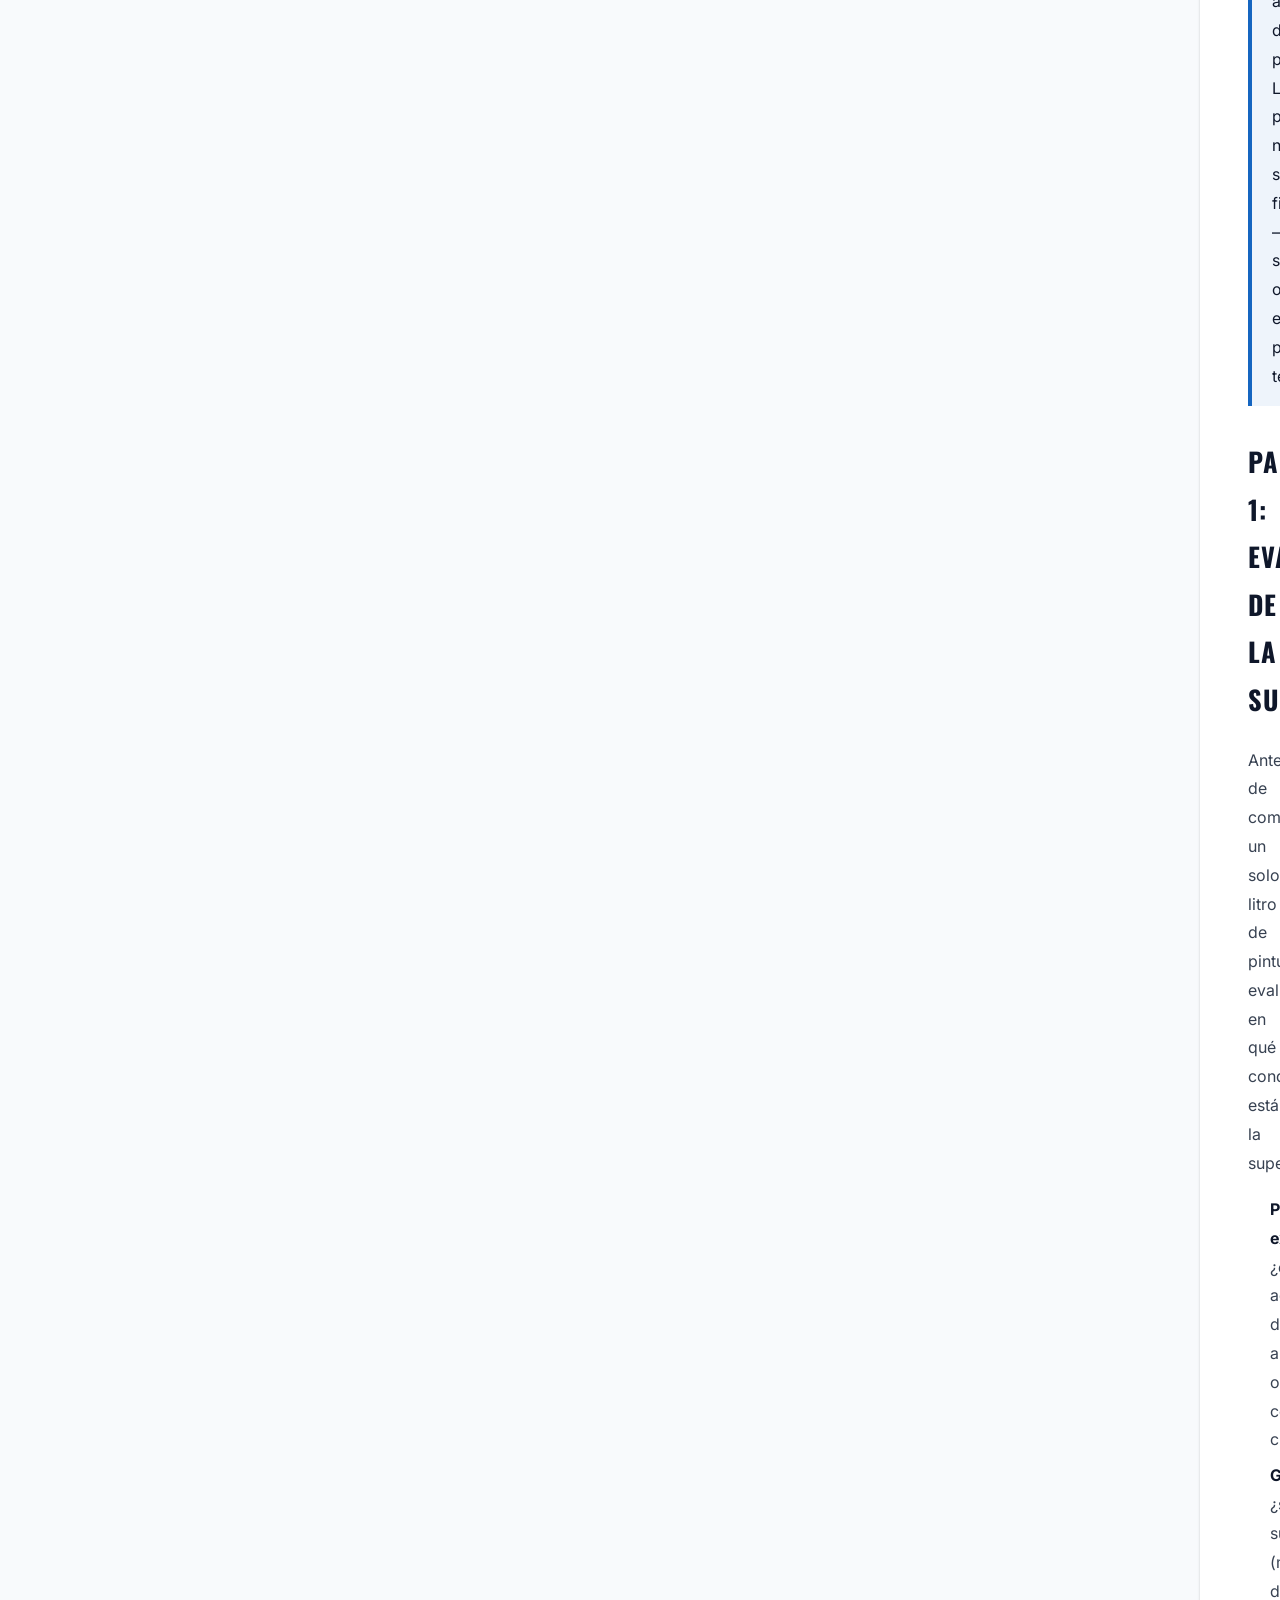
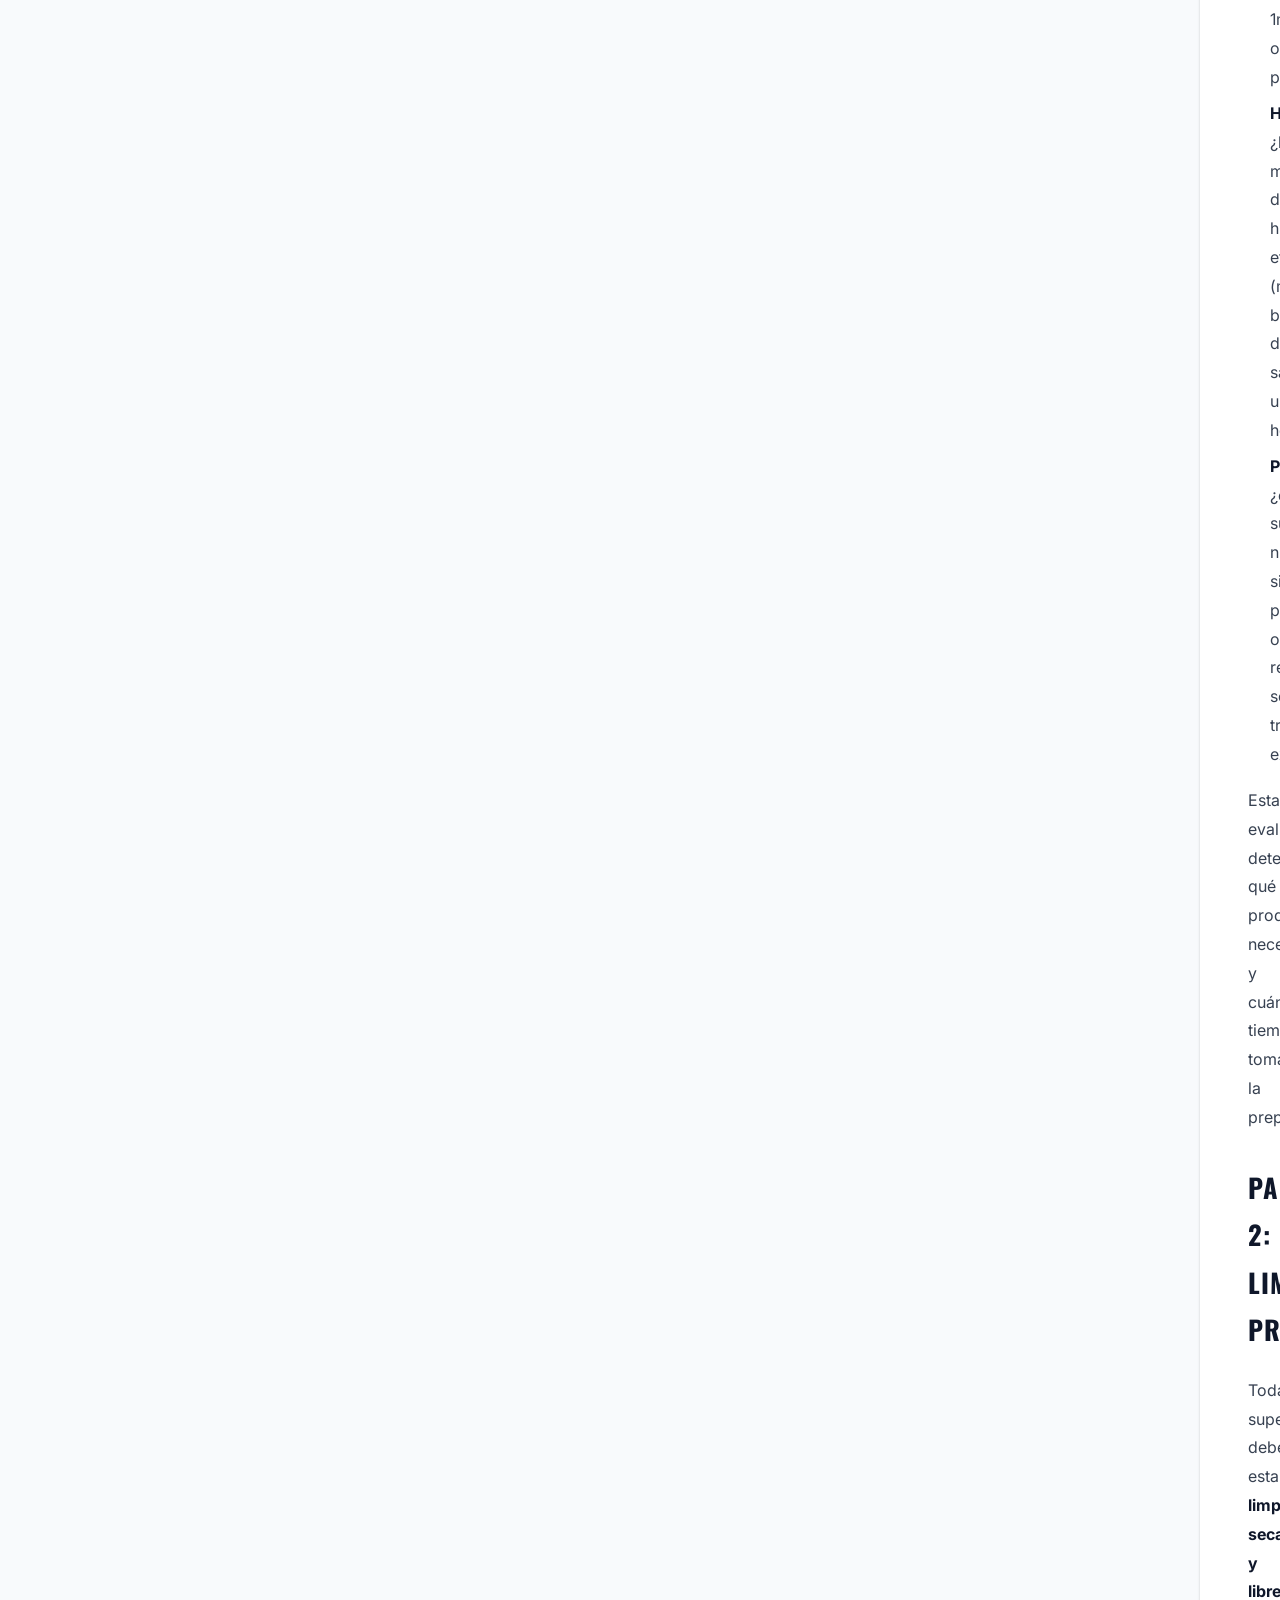
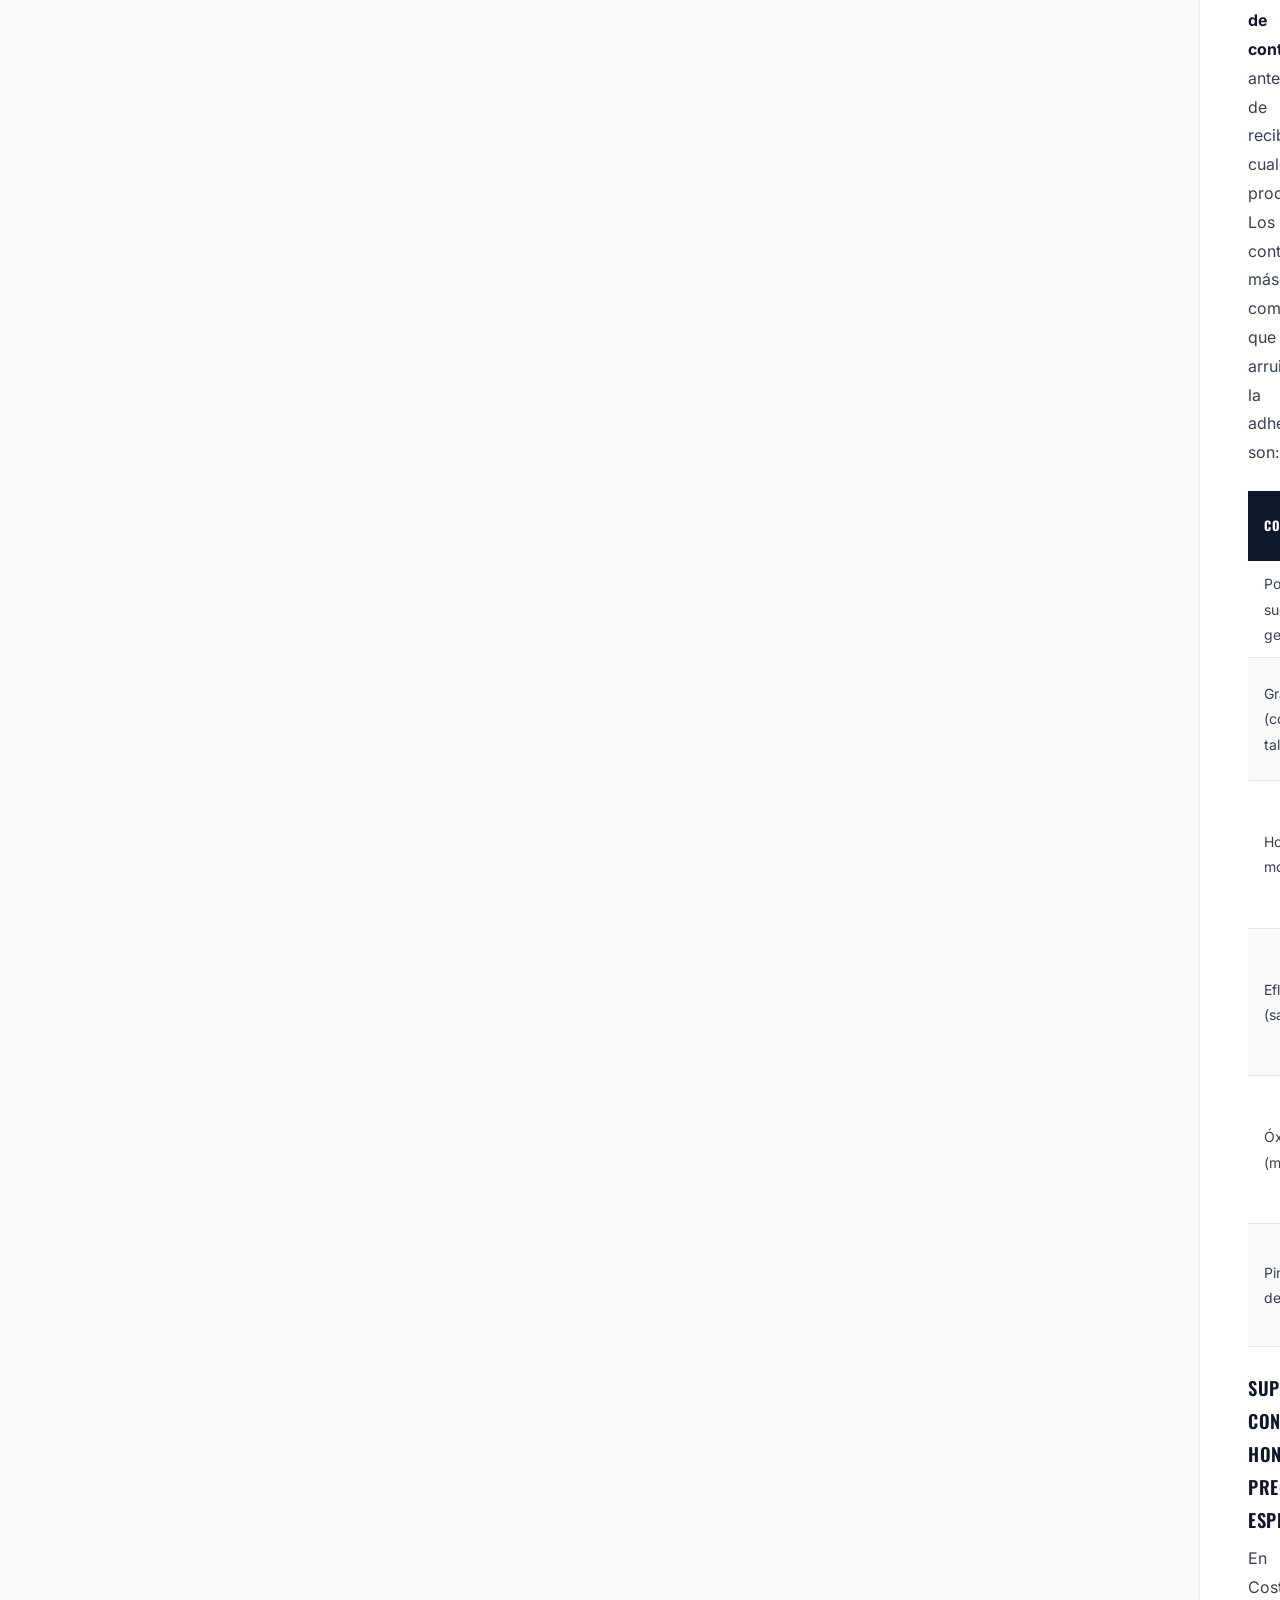
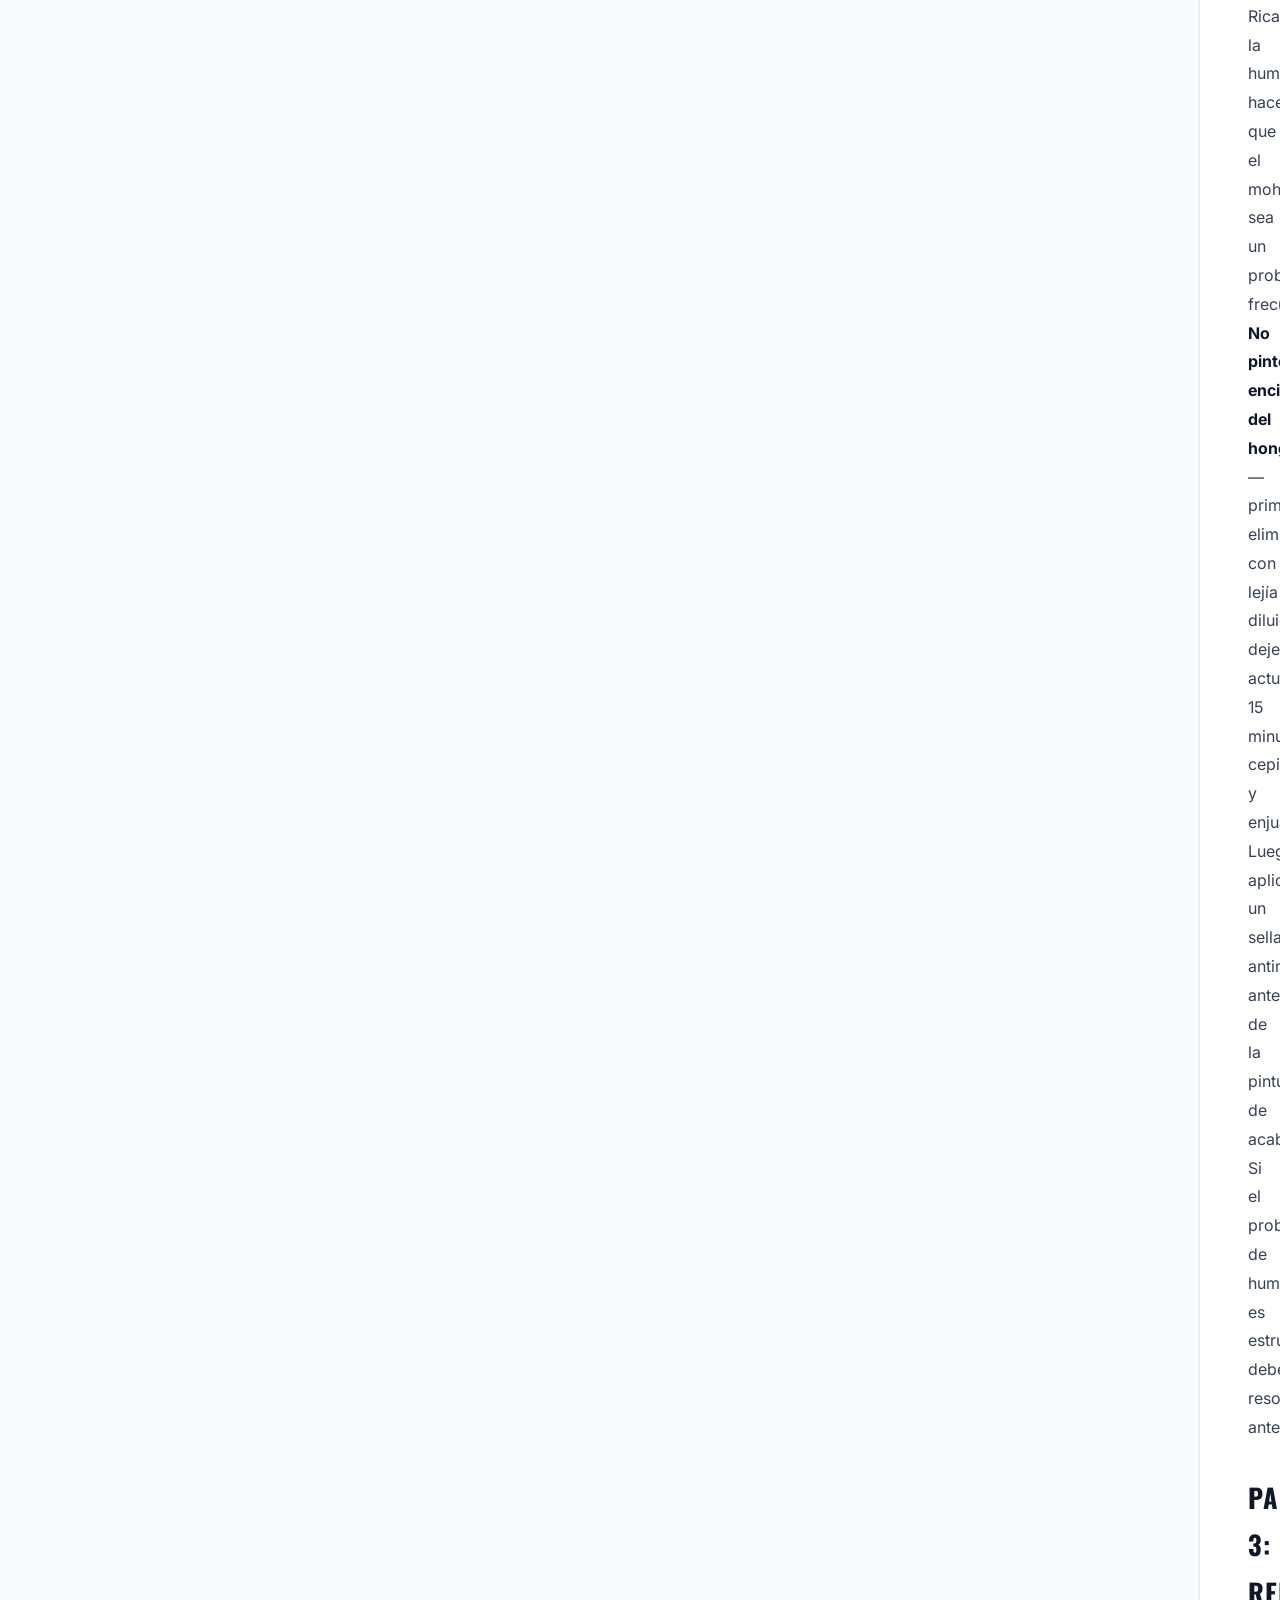
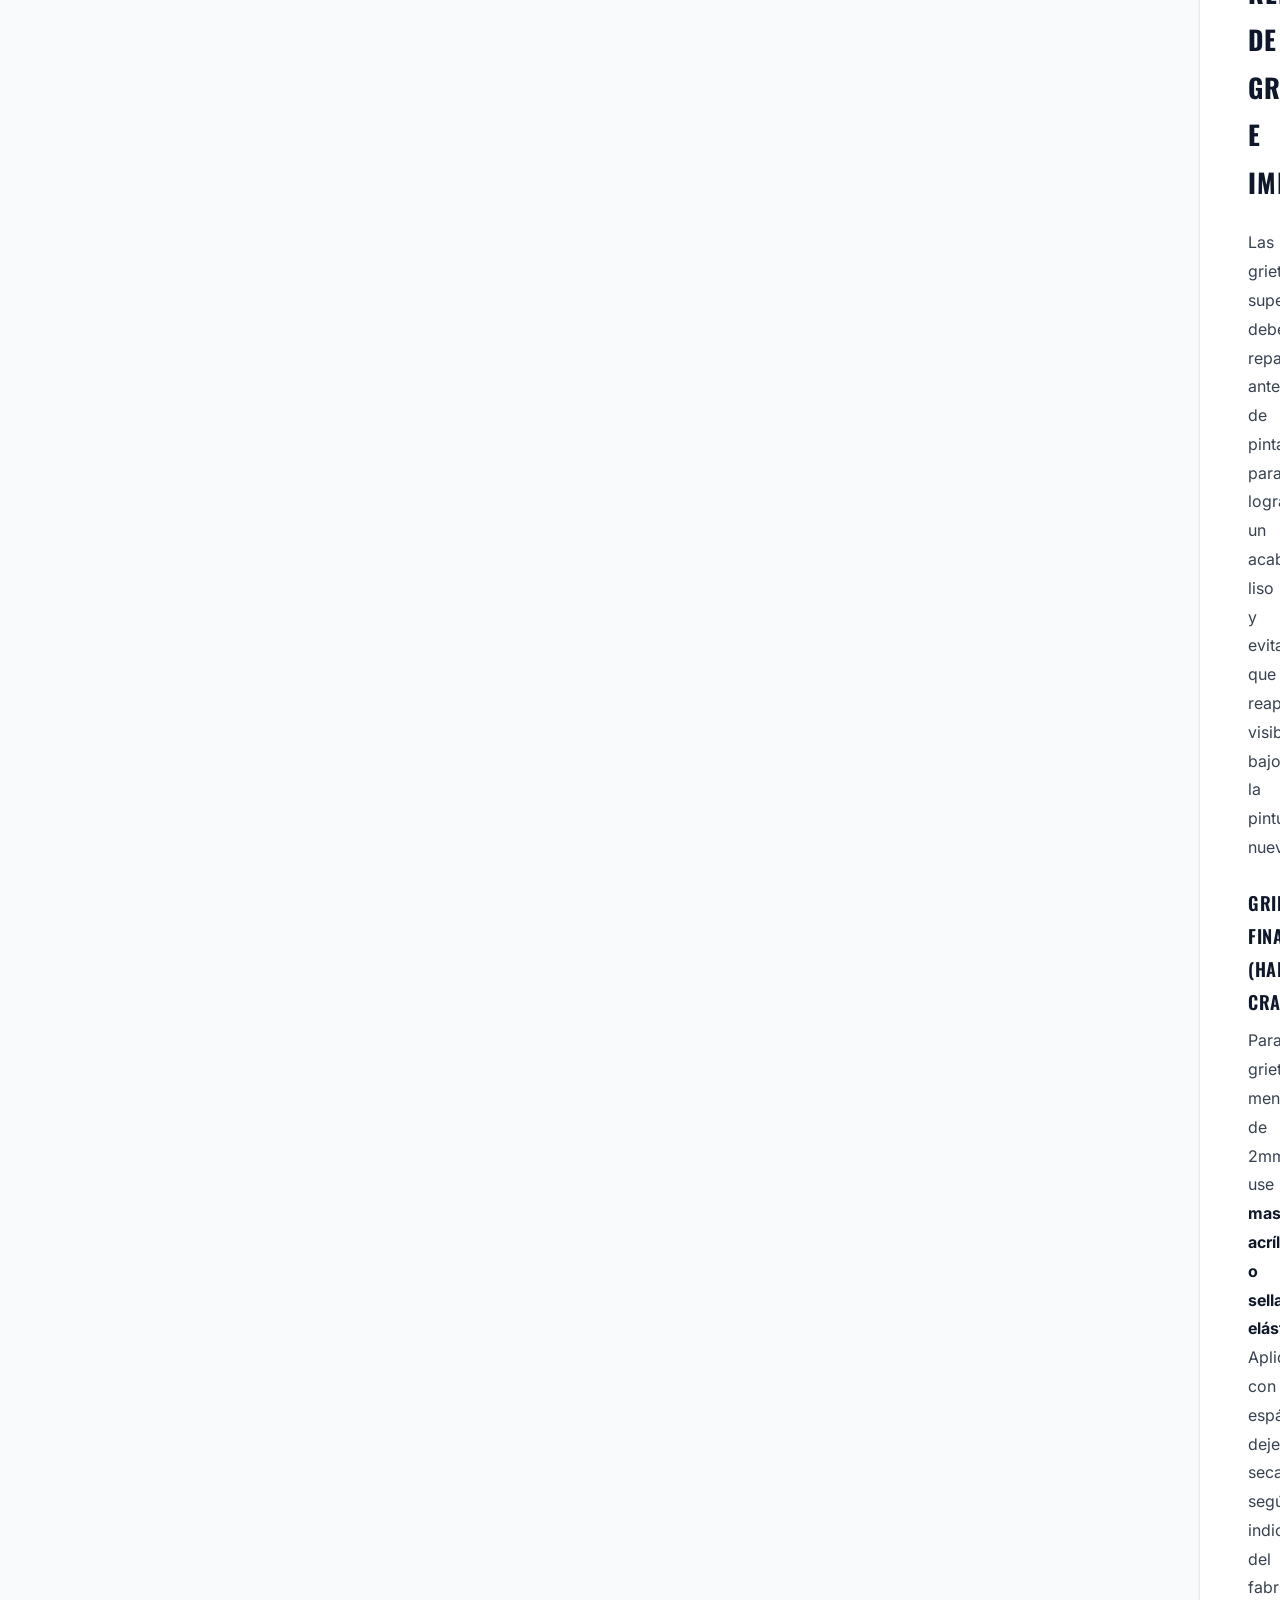
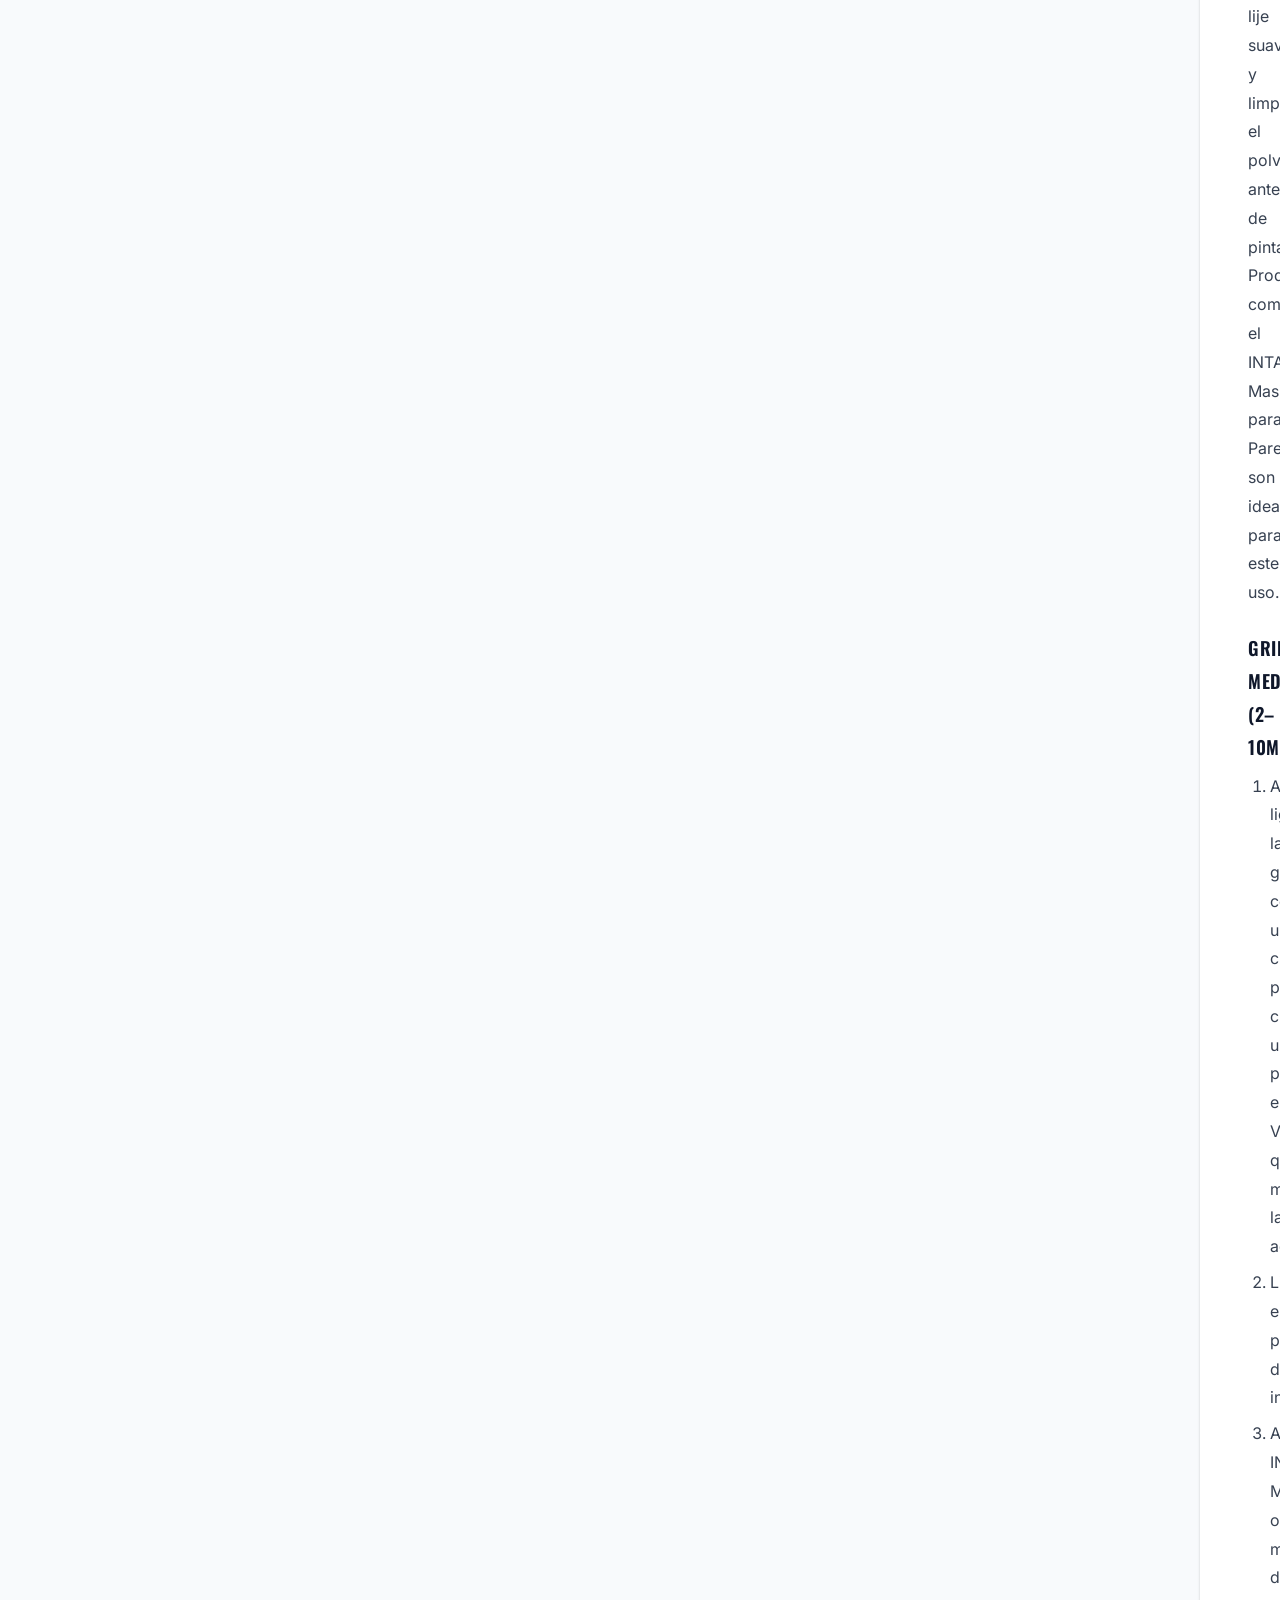
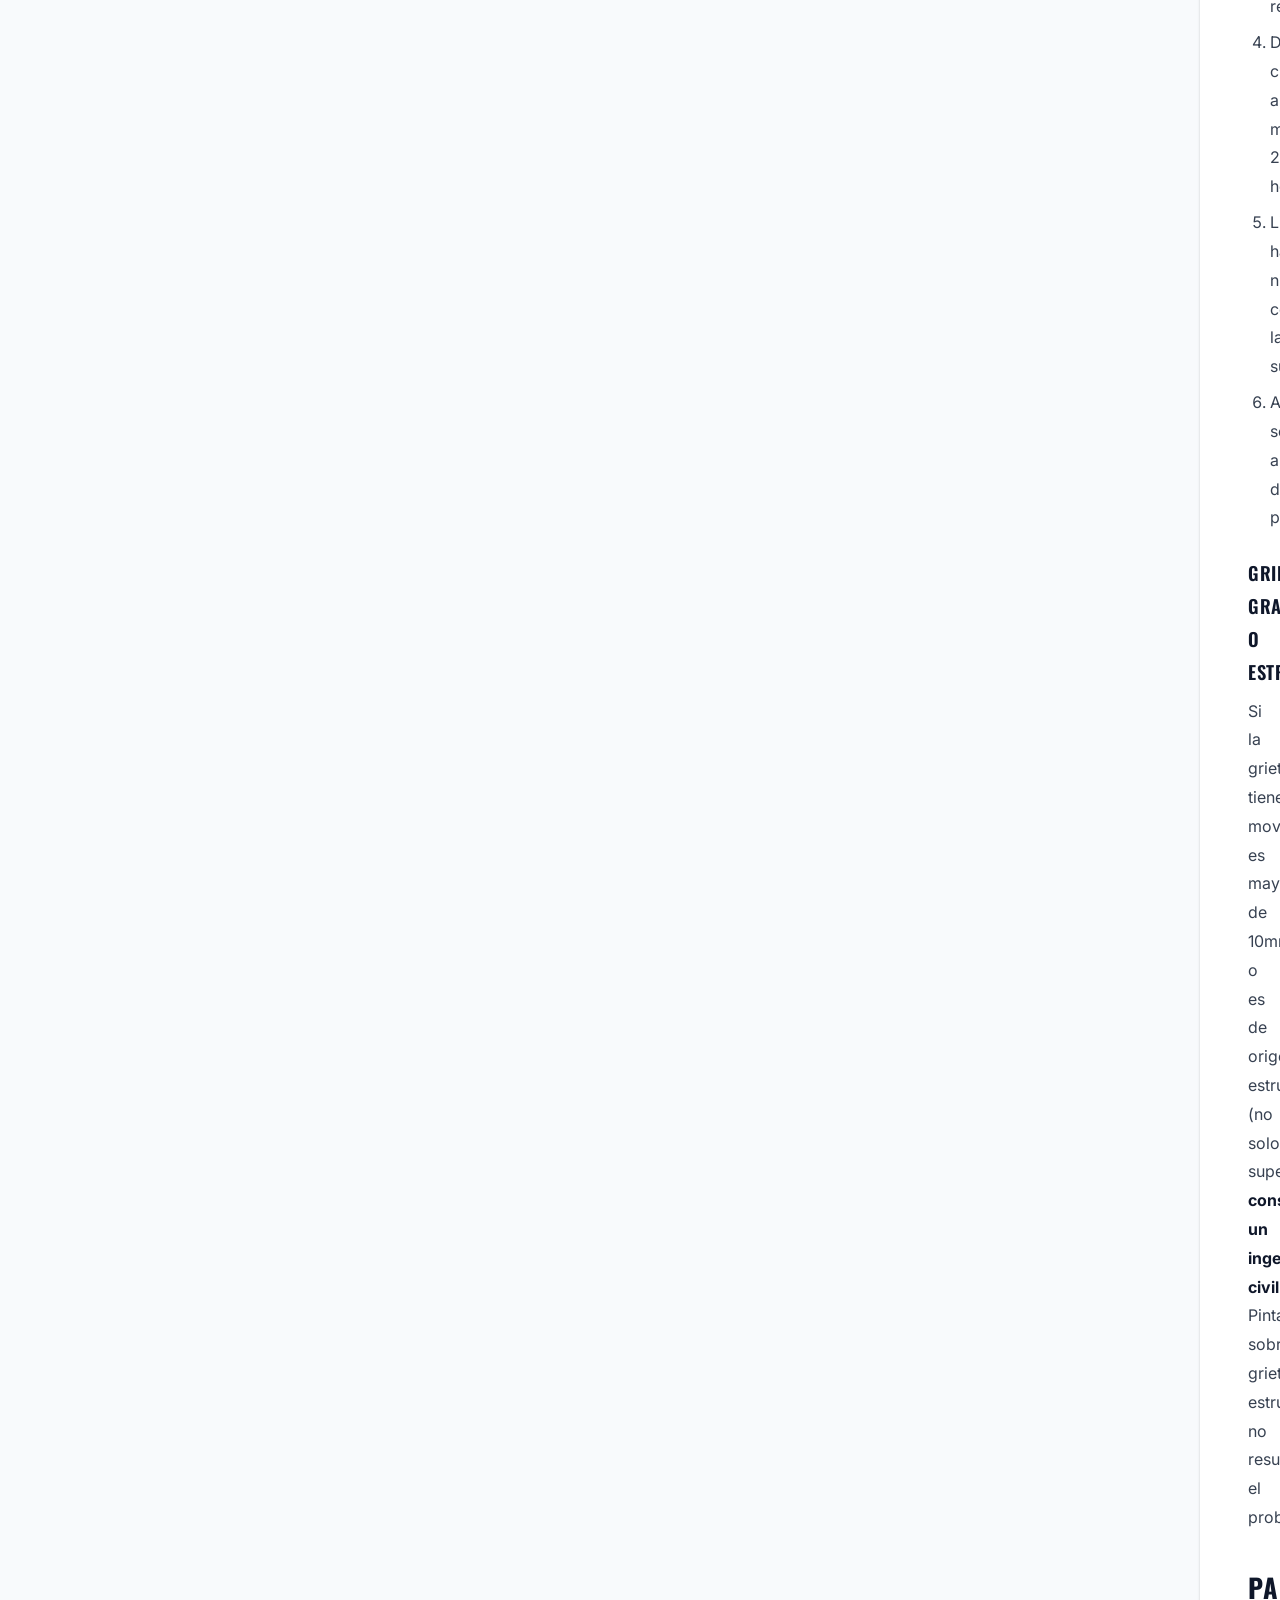
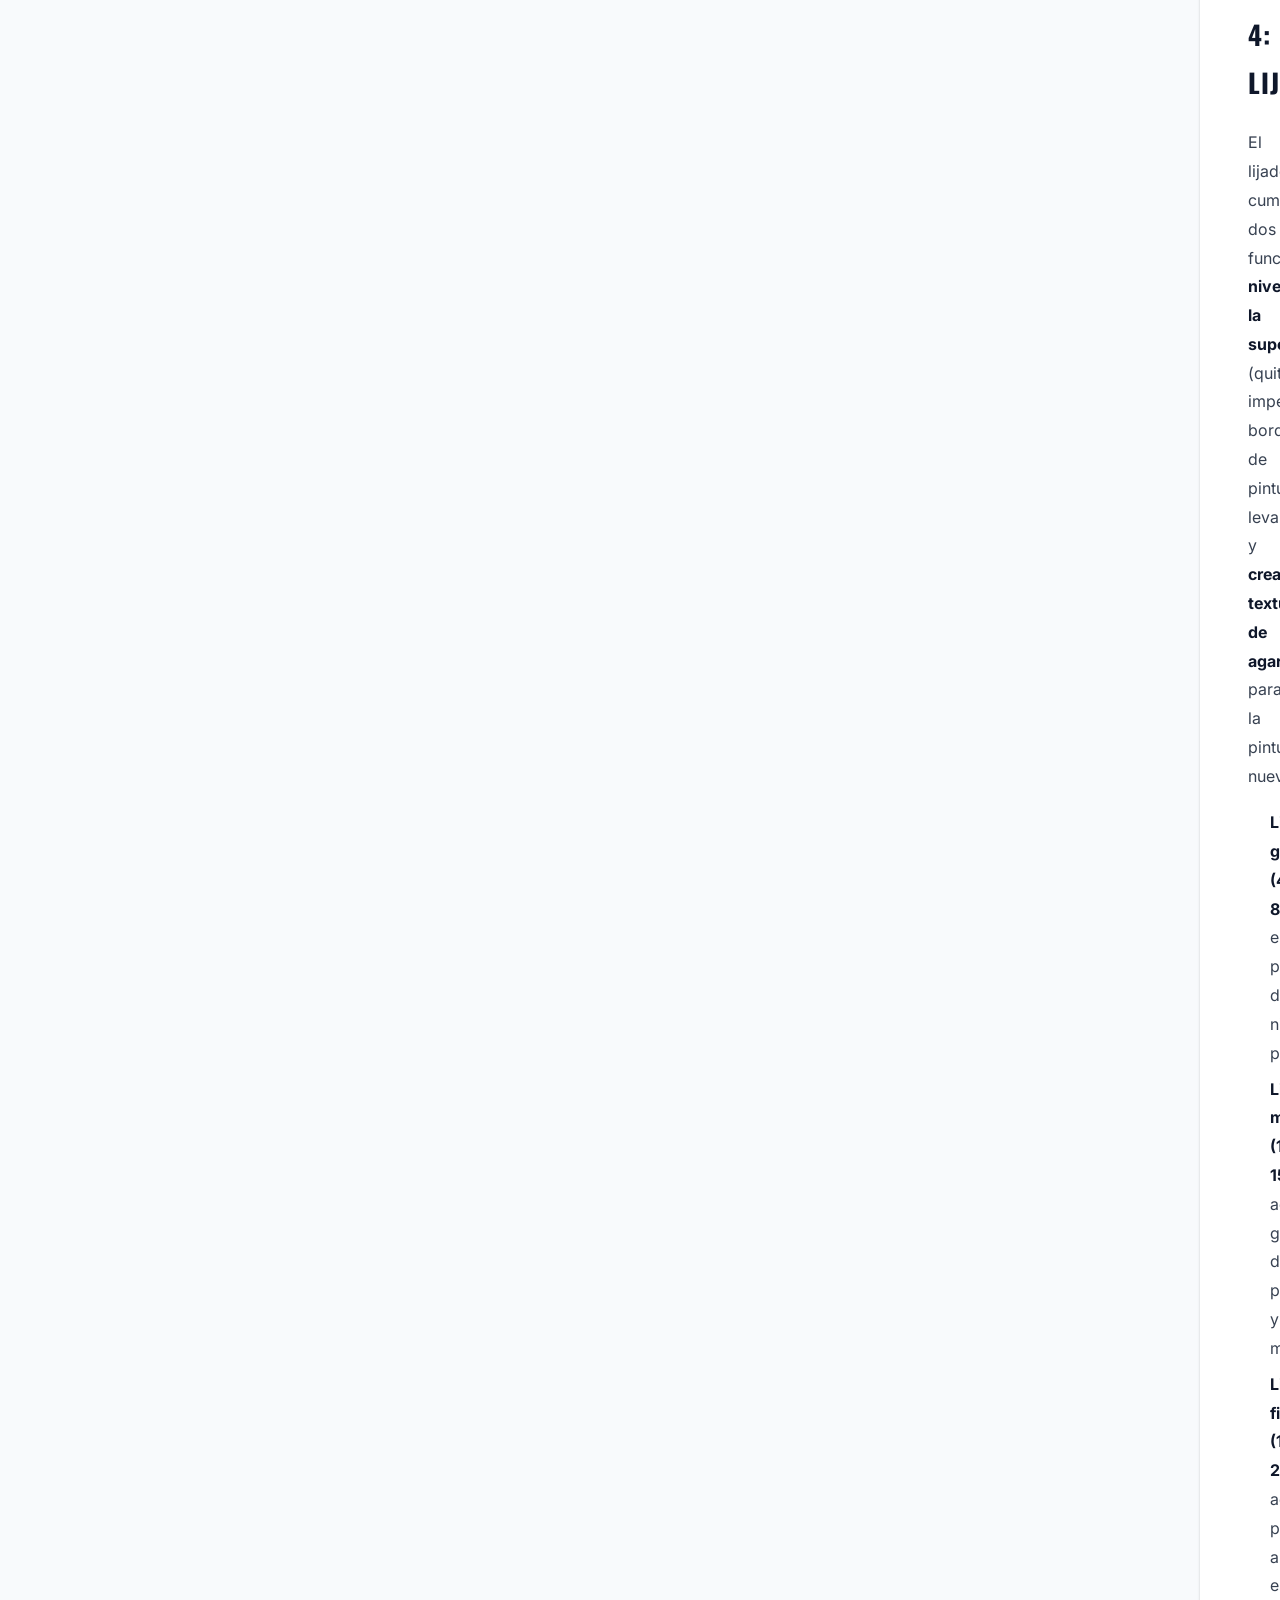
<file: blog/preparacion-de-superficies.html>
<!DOCTYPE html>
<html lang="es">
<head>
  <meta charset="UTF-8">
  <link rel="icon" type="image/png" href="/favicon.png">
  <meta name="viewport" content="width=device-width, initial-scale=1.0">
  <title>Preparación de Superficies Antes de Pintar: Guía Paso a Paso | Pinturas Gupher</title>
  <meta name="description" content="La preparación de superficies es el paso más importante antes de pintar. Guía completa: limpieza, lijado, sellado y reparación de grietas. Consejos de expertos en San Carlos, Costa Rica.">
  <meta name="robots" content="index, follow">
  <link rel="canonical" href="https://pinturas-gupher.com/blog/preparacion-de-superficies.html">

  <meta property="og:title" content="Preparación de Superficies Antes de Pintar: Guía Paso a Paso">
  <meta property="og:description" content="Aprenda a preparar correctamente paredes, madera y metal antes de pintar. Guía técnica paso a paso de los expertos de Pinturas Gupher.">
  <meta property="og:type" content="article">
  <meta property="og:url" content="https://pinturas-gupher.com/blog/preparacion-de-superficies.html">
  <meta property="og:site_name" content="Centro de Pinturas Gupher">
  <meta property="article:published_time" content="2025-05-01">

  <link rel="preconnect" href="https://fonts.googleapis.com">
  <link rel="preconnect" href="https://fonts.gstatic.com" crossorigin>
  <link href="https://fonts.googleapis.com/css2?family=Oswald:wght@400;500;600;700&family=Inter:wght@300;400;500;600;700&display=swap" rel="stylesheet">
  <link rel="stylesheet" href="https://cdn.jsdelivr.net/npm/bootstrap-icons@1.11.3/font/bootstrap-icons.min.css">
  <link rel="stylesheet" href="../css/styles.css">

  <script type="application/ld+json">
  {
    "@context": "https://schema.org",
    "@type": "Article",
    "headline": "Preparación de Superficies Antes de Pintar: Guía Paso a Paso",
    "description": "Cómo preparar correctamente paredes, madera y metal antes de aplicar pintura. Pasos de limpieza, lijado, reparación y sellado.",
    "author": { "@type": "Organization", "name": "Centro de Pinturas Gupher" },
    "publisher": { "@type": "Organization", "name": "Centro de Pinturas Gupher", "url": "https://pinturas-gupher.com" },
    "datePublished": "2025-05-01",
    "dateModified": "2025-05-01",
    "mainEntityOfPage": "https://pinturas-gupher.com/blog/preparacion-de-superficies.html",
    "keywords": "preparación de superficies pintura, cómo preparar paredes para pintar, lijado antes de pintar, sellador para pintura, reparar grietas antes de pintar"
  }
  </script>
</head>
<body class="blog-page">

  <header class="header" id="header">
    <nav class="nav" role="navigation" aria-label="Navegación principal">
      <div class="container nav__inner">
        <a href="../index.html" class="nav__logo">
          <img src="../images/PerfilGupher.png" alt="Centro de Pinturas Gupher" width="150" height="56">
        </a>
        <button class="nav__toggle" id="navToggle" aria-expanded="false" aria-controls="navMenu" aria-label="Abrir menú">
          <span></span><span></span><span></span>
        </button>
        <ul class="nav__menu" id="navMenu" role="list">
          <li><a href="../index.html#inicio"    class="nav__link">Inicio</a></li>
          <li><a href="../index.html#servicios" class="nav__link">Servicios</a></li>
          <li><a href="../index.html#productos" class="nav__link">Productos</a></li>
          <li><a href="../index.html#marcas"    class="nav__link">Marcas</a></li>
          <li><a href="../index.html#blog"      class="nav__link active">Blog</a></li>
          <li><a href="../index.html#contacto"  class="nav__link">Contacto</a></li>
        </ul>
        <a href="https://wa.me/50688648789?text=Hola%2C%20necesito%20asesor%C3%ADa%20para%20preparar%20mis%20superficies%20antes%20de%20pintar"
           class="btn btn-whatsapp btn-sm nav__cta" target="_blank" rel="noopener noreferrer">
          <i class="bi bi-whatsapp"></i><span>Cotizar</span>
        </a>
      </div>
    </nav>
  </header>

  <main>
    <div class="blog-hero">
      <div class="container blog-hero__inner">
        <nav class="blog-hero__breadcrumb" aria-label="Ruta de navegación">
          <a href="../index.html">Inicio</a>
          <span>›</span>
          <a href="../index.html#blog">Blog</a>
          <span>›</span>
          <span style="color:rgba(255,255,255,.7)">Preparación de superficies</span>
        </nav>
        <span class="blog-hero__cat">Técnica de aplicación</span>
        <h1 class="blog-hero__title">Preparación de superficies: el paso más importante antes de pintar</h1>
        <div class="blog-hero__meta">
          <span><i class="bi bi-calendar3"></i> Mayo 2025</span>
          <span><i class="bi bi-clock"></i> 6 min de lectura</span>
          <span><i class="bi bi-person"></i> Equipo Gupher</span>
          <span><i class="bi bi-tag"></i> Técnica · Preparación · Profesional</span>
        </div>
      </div>
    </div>

    <div class="article-wrap">
      <article class="article-body">

        <p>Entre los pintores profesionales hay un dicho que resume décadas de experiencia: <strong>"El 70% del trabajo está en la preparación, el 30% en la pintura."</strong> Y es absolutamente cierto. Una pintura de primera calidad aplicada sobre una superficie mal preparada fallará en meses. Una pintura estándar aplicada sobre una superficie perfectamente preparada durará años.</p>

        <p>En este artículo le explicamos cada paso del proceso de preparación para los tipos de superficie más comunes.</p>

        <div class="highlight-box">
          <p>⚠️ <strong>Importante:</strong> Si la superficie tiene humedad activa, hongos o problemas estructurales, es fundamental resolver esas causas antes de pintar. La pintura no sella filtraciones — solo oculta el problema temporalmente.</p>
        </div>

        <h2>Paso 1: Evaluación de la superficie</h2>
        <p>Antes de comprar un solo litro de pintura, evalúe en qué condición está la superficie:</p>
        <ul>
          <li><strong>Pintura existente:</strong> ¿está adherida, descascarada, ampollada o con craquelado?</li>
          <li><strong>Grietas:</strong> ¿son superficiales (menos de 1mm) o profundas/estructurales?</li>
          <li><strong>Humedad:</strong> ¿hay manchas de humedad, eflorescencias (manchas blancas de sal) u hongos?</li>
          <li><strong>Porosidad:</strong> ¿es superficie nueva sin pintura o repintado sobre trabajo existente?</li>
        </ul>
        <p>Esta evaluación determina qué productos necesitará y cuánto tiempo tomará la preparación.</p>

        <h2>Paso 2: Limpieza profunda</h2>
        <p>Toda superficie debe estar <strong>limpia, seca y libre de contaminantes</strong> antes de recibir cualquier producto. Los contaminantes más comunes que arruinan la adherencia son:</p>

        <table class="data-table">
          <thead>
            <tr><th>Contaminante</th><th>Cómo eliminarlo</th></tr>
          </thead>
          <tbody>
            <tr><td>Polvo y suciedad general</td><td>Cepillo y agua, dejar secar completamente</td></tr>
            <tr><td>Grasa (cocinas, talleres)</td><td>Detergente desengrasante, enjuague abundante</td></tr>
            <tr><td>Hongos y moho</td><td>Solución de hipoclorito (lejía) al 10%, cepillar y enjuagar</td></tr>
            <tr><td>Eflorescencias (sales)</td><td>Cepillo de cerdas duras en seco, luego sellador específico</td></tr>
            <tr><td>Óxido (metales)</td><td>Cepillo de alambre o lijadora, luego convertidor de óxido</td></tr>
            <tr><td>Pintura descascarada</td><td>Espátula, rascador o lijadora según extensión</td></tr>
          </tbody>
        </table>

        <h3>Superficies con hongos: precaución especial</h3>
        <p>En Costa Rica, la humedad hace que el moho sea un problema frecuente. <strong>No pinte encima del hongo</strong> — primero elimínelo con lejía diluida, deje actuar 15 minutos, cepille y enjuague. Luego aplique un sellador antimicótico antes de la pintura de acabado. Si el problema de humedad es estructural, debe resolverse antes.</p>

        <h2>Paso 3: Reparación de grietas e imperfecciones</h2>
        <p>Las grietas superficiales deben repararse antes de pintar para lograr un acabado liso y evitar que reaparezcan visibles bajo la pintura nueva.</p>

        <h3>Grietas finas (hairline cracks)</h3>
        <p>Para grietas menores de 2mm, use <strong>masilla acrílica o sellador elástico</strong>. Aplique con espátula, deje secar según indicaciones del fabricante, lije suave y limpie el polvo antes de pintar. Productos como el INTACO Masilla para Paredes son ideales para este uso.</p>

        <h3>Grietas medianas (2–10mm)</h3>
        <ol>
          <li>Amplíe ligeramente la grieta con un cincel para crear un perfil en V que mejora la adherencia</li>
          <li>Limpie el polvo del interior</li>
          <li>Aplique INTACO Maxiflex o mortero de reparación</li>
          <li>Deje curar al menos 24 horas</li>
          <li>Lije hasta nivelar con la superficie</li>
          <li>Aplique sellador antes de pintar</li>
        </ol>

        <h3>Grietas grandes o estructurales</h3>
        <p>Si la grieta tiene movimiento, es mayor de 10mm o es de origen estructural (no solo superficial), <strong>consulte un ingeniero civil</strong>. Pintar sobre grietas estructurales no resuelve el problema.</p>

        <h2>Paso 4: Lijado</h2>
        <p>El lijado cumple dos funciones: <strong>nivelar la superficie</strong> (quitar imperfecciones, bordes de pintura levantada) y <strong>crear textura de agarre</strong> para la pintura nueva.</p>
        <ul>
          <li><strong>Lija gruesa (40–80):</strong> eliminar pintura descascarada, nivelar parches</li>
          <li><strong>Lija media (100–150):</strong> acabado general de paredes y madera</li>
          <li><strong>Lija fina (180–220):</strong> acabado previo al esmalte en madera y metal</li>
          <li><strong>Lija muy fina (320+):</strong> entre manos en trabajos de alta calidad</li>
        </ul>
        <p>Después de lijar, limpie siempre el polvo con un trapo ligeramente húmedo o brocha. El polvo de lijado es uno de los enemigos más silenciosos de la adherencia.</p>

        <h2>Paso 5: Sellado (fondo o primer)</h2>
        <p>El sellador es el puente entre la superficie y la pintura de acabado. <strong>No omita este paso</strong> en superficies nuevas o porosas — es el error más caro que puede cometer.</p>

        <table class="data-table">
          <thead>
            <tr><th>Tipo de superficie</th><th>Sellador recomendado</th></tr>
          </thead>
          <tbody>
            <tr><td>Concreto o repello nuevo</td><td>Sellador acrílico transparente o fondo alquidálico</td></tr>
            <tr><td>Madera nueva</td><td>Sellador para madera (shellac o acrílico)</td></tr>
            <tr><td>Metal sin óxido</td><td>Fondo anticorrosivo (gris o rojo)</td></tr>
            <tr><td>Metal con óxido tratado</td><td>Convertidor de óxido + anticorrosivo</td></tr>
            <tr><td>Superficie con manchas de humedad</td><td>Sellador bloqueador de manchas</td></tr>
            <tr><td>Repintado sobre color oscuro</td><td>Fondo blanco opacante</td></tr>
          </tbody>
        </table>

        <h2>Paso 6: Enmascarado y protección</h2>
        <p>Antes de aplicar la primera mano de pintura, proteja todo lo que no debe pintarse:</p>
        <ul>
          <li><strong>Cinta de enmascarar</strong> en bordes, marcos, zócalos y enchufes</li>
          <li><strong>Plástico o papel periódico</strong> en pisos y muebles</li>
          <li>Retire los interruptores, tomacorrientes y accesorios que pueda</li>
        </ul>
        <p>Una buena preparación de enmascarado ahorra horas de limpieza posterior y garantiza líneas limpias y profesionales.</p>

        <h2>¿Cuánto tiempo toma la preparación?</h2>
        <p>Para un proyecto de pintura domiciliar típico, considere estos tiempos:</p>
        <ul>
          <li>Limpieza y secado: <strong>1 día</strong></li>
          <li>Reparación de grietas + curado: <strong>1–2 días</strong></li>
          <li>Lijado: <strong>medio día a 1 día</strong></li>
          <li>Aplicación de sellador + secado: <strong>4–8 horas</strong></li>
        </ul>
        <p>En total, una preparación correcta toma <strong>2 a 4 días</strong> antes de aplicar la primera mano de pintura. Es tiempo bien invertido.</p>

        <div class="article-cta">
          <i class="bi bi-brush article-cta__icon" aria-hidden="true"></i>
          <div class="article-cta__body">
            <p class="article-cta__title">¿Quiere que evaluemos su superficie?</p>
            <p class="article-cta__desc">Nuestro asesor visita su proyecto, evalúa las condiciones de la superficie, identifica problemas de humedad o estructurales y le recomienda exactamente qué productos y pasos necesita. Totalmente gratis.</p>
          </div>
          <a href="https://wa.me/50688648789?text=Hola%2C%20quisiera%20que%20eval%C3%BAen%20la%20superficie%20de%20mi%20proyecto%20antes%20de%20pintar"
             class="btn btn-whatsapp" target="_blank" rel="noopener">
            <i class="bi bi-whatsapp"></i> Solicitar evaluación
          </a>
        </div>

        <div class="related-posts">
          <p class="related-posts__title">Artículos relacionados</p>
          <div class="related-posts__grid">
            <a href="cuantos-galones-necesito.html" class="related-card">
              <span class="related-card__cat">Planificación</span>
              <p class="related-card__title">¿Cuántos galones de pintura necesito? Guía de cálculo</p>
            </a>
            <a href="latex-vs-esmalte.html" class="related-card">
              <span class="related-card__cat">Selección de producto</span>
              <p class="related-card__title">Pintura látex vs esmalte: ¿cuál usar en cada superficie?</p>
            </a>
          </div>
        </div>

      </article>
    </div>
  </main>

  <footer class="footer" role="contentinfo">
    <div class="container footer__grid">
      <div class="footer__brand">
        <img src="../images/PerfilGupher.png" alt="Centro de Pinturas Gupher" width="160" height="60" loading="lazy">
        <p class="footer__tagline">Tu proyecto, nuestro color.</p>
        <p class="footer__desc">Venta y distribución de pinturas, herramientas y equipos en San Carlos, Zona Norte de Costa Rica.</p>
        <div class="footer__social">
          <a href="https://www.facebook.com/CentroPinturas.Gupher" class="footer__social-link" target="_blank" rel="noopener" aria-label="Facebook"><i class="bi bi-facebook"></i></a>
          <a href="https://wa.me/50688648789" class="footer__social-link" target="_blank" rel="noopener" aria-label="WhatsApp"><i class="bi bi-whatsapp"></i></a>
        </div>
      </div>
      <div class="footer__col">
        <h4 class="footer__col-title">Navegación</h4>
        <ul class="footer__links">
          <li><a href="../index.html#inicio">Inicio</a></li>
          <li><a href="../index.html#servicios">Servicios</a></li>
          <li><a href="../index.html#productos">Productos</a></li>
          <li><a href="../index.html#blog">Blog</a></li>
          <li><a href="../index.html#contacto">Contacto</a></li>
        </ul>
      </div>
      <div class="footer__col">
        <h4 class="footer__col-title">Blog</h4>
        <ul class="footer__links">
          <li><a href="cuantos-galones-necesito.html">Calcular galones de pintura</a></li>
          <li><a href="latex-vs-esmalte.html">Látex vs esmalte</a></li>
          <li><a href="preparacion-de-superficies.html">Preparación de superficies</a></li>
        </ul>
      </div>
      <div class="footer__col">
        <h4 class="footer__col-title">Contacto</h4>
        <address style="font-style:normal;">
          <p><i class="bi bi-geo-alt"></i> La Palmera, Aguas Zarcas</p>
          <p><a href="https://wa.me/50688648789" target="_blank" rel="noopener"><i class="bi bi-whatsapp"></i> 8864-8789</a></p>
          <p><a href="mailto:pinturas.gupher@gmail.com"><i class="bi bi-envelope"></i> pinturas.gupher@gmail.com</a></p>
        </address>
      </div>
    </div>
    <div class="footer__bottom">
      <div class="container footer__bottom-inner">
        <p>© 2025 Centro de Pinturas Gupher. Todos los derechos reservados.</p>
        <p>La Palmera de Aguas Zarcas, San Carlos, Costa Rica</p>
      </div>
    </div>
  </footer>

  <a href="https://wa.me/50688648789?text=Hola%2C%20me%20interesa%20cotizar%20pinturas" class="wa-fab" target="_blank" rel="noopener noreferrer" aria-label="WhatsApp">
    <i class="bi bi-whatsapp"></i>
    <span class="wa-fab__tooltip">¡Hablemos!</span>
  </a>
  <script src="../js/main.js"></script>
</body>
</html>
</file>
<file: css/styles.css>
/* ============================================================
   Centro de Pinturas Gupher — Stylesheet
   Design: Dark/bold matching brand logo
   ============================================================ */

/* ---- Custom Properties ---- */
:root {
  /* Colors */
  --clr-black:      #080808;
  --clr-dark:       #0F172A;
  --clr-dark-2:     #1E293B;
  --clr-dark-3:     #263347;
  --clr-blue:       #1565C0;
  --clr-blue-mid:   #1976D2;
  --clr-blue-light: #42A5F5;
  --clr-lime:       #78C840;
  --clr-lime-dark:  #5A9B28;
  --clr-wa:         #25D366;
  --clr-wa-dark:    #1ebe5d;
  --clr-white:      #FFFFFF;
  --clr-off-white:  #F8FAFC;
  --clr-gray:       #64748B;
  --clr-gray-light: #E2E8F0;
  --clr-border:     rgba(255, 255, 255, 0.08);
  --clr-border-dark: rgba(0, 0, 0, 0.12);

  /* Typography */
  --font-head: 'Oswald', sans-serif;
  --font-body: 'Inter', sans-serif;

  /* Font sizes (fluid) */
  --fs-hero:   clamp(2.75rem, 6vw, 5.5rem);
  --fs-h2:     clamp(1.75rem, 3.5vw, 2.75rem);
  --fs-h3:     clamp(1.15rem, 2vw, 1.4rem);
  --fs-body:   1rem;
  --fs-sm:     0.875rem;
  --fs-xs:     0.75rem;

  /* Spacing */
  --section-pad: clamp(4rem, 8vw, 7rem);
  --container:   min(1200px, 94vw);
  --radius:      12px;
  --radius-sm:   8px;
  --radius-lg:   20px;

  /* Shadows */
  --shadow-sm:  0 1px 3px rgba(0,0,0,.12), 0 1px 2px rgba(0,0,0,.08);
  --shadow-md:  0 4px 16px rgba(0,0,0,.15);
  --shadow-lg:  0 10px 40px rgba(0,0,0,.25);
  --shadow-xl:  0 20px 60px rgba(0,0,0,.4);

  /* Transitions */
  --ease: cubic-bezier(0.4, 0, 0.2, 1);
  --dur:  0.25s;
}

/* ============================================================
   RESET
   ============================================================ */
*, *::before, *::after { box-sizing: border-box; margin: 0; padding: 0; }

html {
  scroll-behavior: smooth;
  -webkit-text-size-adjust: 100%;
}

body {
  font-family: var(--font-body);
  font-size: var(--fs-body);
  color: var(--clr-dark);
  background: var(--clr-white);
  line-height: 1.65;
  -webkit-font-smoothing: antialiased;
}

img, video { display: block; max-width: 100%; height: auto; }
a { color: inherit; text-decoration: none; }
ul { list-style: none; }
button { cursor: pointer; border: none; background: none; font: inherit; }
input, select, textarea { font: inherit; }
address { font-style: normal; }

/* ============================================================
   UTILITIES
   ============================================================ */
.container {
  width: var(--container);
  margin-inline: auto;
}

.section {
  padding-block: var(--section-pad);
}

.bg-dark    { background: var(--clr-dark); }
.bg-dark-2  { background: var(--clr-dark-2); }
.text-white { color: var(--clr-white); }
.text-muted { color: rgba(255,255,255,0.55); }
.text-lime  { color: var(--clr-lime); }
.mt-sm      { margin-top: .5rem; }
.mt-lg      { margin-top: 1.75rem; }

/* Section headers */
.section__header {
  text-align: center;
  max-width: 680px;
  margin-inline: auto;
  margin-bottom: clamp(2.5rem, 5vw, 4rem);
}

.section__eyebrow {
  display: inline-block;
  font-family: var(--font-head);
  font-size: var(--fs-sm);
  font-weight: 600;
  letter-spacing: .15em;
  text-transform: uppercase;
  color: var(--clr-blue);
  margin-bottom: .6rem;
}

.section__eyebrow--light { color: var(--clr-lime); }

.section__title {
  font-family: var(--font-head);
  font-size: var(--fs-h2);
  font-weight: 700;
  line-height: 1.15;
  color: var(--clr-dark);
  text-transform: uppercase;
  letter-spacing: .02em;
}

.section__desc {
  margin-top: .85rem;
  color: var(--clr-gray);
  font-size: 1.05rem;
  line-height: 1.7;
}

/* Badges */
.badge {
  display: inline-flex;
  align-items: center;
  gap: .4rem;
  padding: .35rem .85rem;
  border-radius: 999px;
  font-size: var(--fs-sm);
  font-weight: 600;
  letter-spacing: .04em;
}

.badge-lime {
  background: rgba(120,200,64,.18);
  color: var(--clr-lime);
  border: 1px solid rgba(120,200,64,.35);
}

/* Buttons */
.btn {
  display: inline-flex;
  align-items: center;
  gap: .5rem;
  padding: .75rem 1.5rem;
  border-radius: var(--radius-sm);
  font-family: var(--font-head);
  font-size: 1rem;
  font-weight: 600;
  letter-spacing: .05em;
  text-transform: uppercase;
  transition: background var(--dur) var(--ease),
              transform var(--dur) var(--ease),
              box-shadow var(--dur) var(--ease);
  white-space: nowrap;
}

.btn:hover { transform: translateY(-2px); }
.btn:active { transform: translateY(0); }

.btn-sm  { padding: .5rem 1rem; font-size: var(--fs-sm); }
.btn-lg  { padding: .9rem 2rem; font-size: 1.05rem; }
.btn-full { width: 100%; justify-content: center; }

.btn-whatsapp {
  background: var(--clr-wa);
  color: var(--clr-white);
}
.btn-whatsapp:hover {
  background: var(--clr-wa-dark);
  box-shadow: 0 6px 20px rgba(37,211,102,.35);
}

.btn-blue {
  background: var(--clr-blue);
  color: var(--clr-white);
}
.btn-blue:hover {
  background: var(--clr-blue-mid);
  box-shadow: 0 6px 20px rgba(21,101,192,.35);
}

.btn-outline-white {
  background: transparent;
  color: var(--clr-white);
  border: 2px solid rgba(255,255,255,.55);
}
.btn-outline-white:hover {
  background: rgba(255,255,255,.1);
  border-color: var(--clr-white);
}

.btn-outline-dark {
  background: transparent;
  color: var(--clr-dark);
  border: 2px solid var(--clr-dark);
}
.btn-outline-dark:hover {
  background: var(--clr-dark);
  color: var(--clr-white);
}

/* Link arrow */
.link-arrow {
  display: inline-flex;
  align-items: center;
  gap: .35rem;
  font-weight: 600;
  color: var(--clr-blue);
  font-size: var(--fs-sm);
  text-transform: uppercase;
  letter-spacing: .06em;
  transition: gap var(--dur) var(--ease), color var(--dur) var(--ease);
}
.link-arrow:hover { gap: .6rem; color: var(--clr-blue-mid); }

/* Check list */
.check-list {
  display: flex;
  flex-direction: column;
  gap: .45rem;
  margin-block: .9rem;
  font-size: var(--fs-sm);
}
.check-list li {
  display: flex;
  align-items: center;
  gap: .5rem;
  color: var(--clr-gray);
}
.check-list .bi { color: var(--clr-lime); font-size: .95rem; flex-shrink: 0; }

/* Tags */
.tag {
  display: inline-block;
  padding: .25rem .7rem;
  border-radius: 999px;
  background: rgba(21,101,192,.08);
  color: var(--clr-blue);
  font-size: var(--fs-xs);
  font-weight: 600;
  letter-spacing: .04em;
  text-transform: uppercase;
  border: 1px solid rgba(21,101,192,.18);
}

/* Brand pills */
.brand-pill {
  display: inline-block;
  padding: .3rem .85rem;
  border-radius: 999px;
  background: rgba(255,255,255,.12);
  color: var(--clr-white);
  font-family: var(--font-head);
  font-size: var(--fs-sm);
  font-weight: 600;
  letter-spacing: .08em;
  border: 1px solid rgba(255,255,255,.25);
}

.brand-pill-dark {
  display: inline-block;
  padding: .4rem 1.1rem;
  border-radius: 999px;
  background: var(--clr-dark-2);
  color: var(--clr-gray-light);
  font-family: var(--font-head);
  font-size: 1rem;
  font-weight: 600;
  letter-spacing: .1em;
  border: 1px solid var(--clr-border);
}

/* ============================================================
   HEADER / NAV
   ============================================================ */
.header {
  position: fixed;
  top: 0;
  left: 0;
  right: 0;
  z-index: 100;
  background: rgba(8,8,8,.92);
  backdrop-filter: blur(12px);
  -webkit-backdrop-filter: blur(12px);
  border-bottom: 1px solid var(--clr-border);
  transition: box-shadow var(--dur) var(--ease);
}

.header.scrolled {
  box-shadow: 0 2px 24px rgba(0,0,0,.45);
}

.nav__inner {
  display: flex;
  align-items: center;
  gap: 1.5rem;
  height: 70px;
}

.nav__logo img {
  height: 44px;
  width: auto;
  display: block;
}

.nav__menu {
  display: flex;
  align-items: center;
  gap: .25rem;
  margin-left: auto;
}

.nav__link {
  padding: .45rem .8rem;
  border-radius: var(--radius-sm);
  font-family: var(--font-head);
  font-size: var(--fs-sm);
  font-weight: 500;
  letter-spacing: .07em;
  text-transform: uppercase;
  color: rgba(255,255,255,.75);
  transition: color var(--dur) var(--ease), background var(--dur) var(--ease);
}

.nav__link:hover,
.nav__link.active {
  color: var(--clr-white);
  background: rgba(255,255,255,.07);
}

.nav__cta { margin-left: .5rem; }

/* Hamburger */
.nav__toggle {
  display: none;
  flex-direction: column;
  gap: 5px;
  padding: .4rem;
  margin-left: auto;
}

.nav__toggle span {
  display: block;
  width: 24px;
  height: 2px;
  background: var(--clr-white);
  border-radius: 2px;
  transition: transform var(--dur) var(--ease), opacity var(--dur) var(--ease);
}

.nav__toggle[aria-expanded="true"] span:nth-child(1) {
  transform: translateY(7px) rotate(45deg);
}
.nav__toggle[aria-expanded="true"] span:nth-child(2) {
  opacity: 0;
}
.nav__toggle[aria-expanded="true"] span:nth-child(3) {
  transform: translateY(-7px) rotate(-45deg);
}

/* ============================================================
   HERO
   ============================================================ */
.hero {
  position: relative;
  min-height: 100vh;
  display: flex;
  flex-direction: column;
  justify-content: center;
  background: var(--clr-black);
  overflow: hidden;
  padding-top: 70px;
}

.hero__bg {
  position: absolute;
  inset: 0;
  background:
    radial-gradient(ellipse at 75% 35%, rgba(0,120,255,.28) 0%, transparent 45%),
    radial-gradient(ellipse at 85% 65%, rgba(220,0,220,.18) 0%, transparent 35%),
    radial-gradient(ellipse at 60% 75%, rgba(0,200,80,.14) 0%, transparent 30%),
    radial-gradient(ellipse at 90% 20%, rgba(255,200,0,.12) 0%, transparent 25%),
    radial-gradient(ellipse at 20% 80%, rgba(0,100,255,.1) 0%, transparent 40%);
  pointer-events: none;
}

.hero__inner {
  position: relative;
  z-index: 1;
  display: grid;
  grid-template-columns: 1fr 1fr;
  align-items: center;
  gap: 3rem;
  padding-block: 5rem 2rem;
}

.hero__content {
  display: flex;
  flex-direction: column;
  gap: 1.25rem;
}

.hero__title {
  font-family: var(--font-head);
  font-size: var(--fs-hero);
  font-weight: 700;
  line-height: 1.05;
  color: var(--clr-white);
  text-transform: uppercase;
  letter-spacing: .02em;
}

.text-gradient {
  background: linear-gradient(135deg, var(--clr-blue-light) 0%, var(--clr-lime) 100%);
  -webkit-background-clip: text;
  -webkit-text-fill-color: transparent;
  background-clip: text;
}

.hero__desc {
  font-size: 1.1rem;
  color: rgba(255,255,255,.72);
  line-height: 1.7;
  max-width: 520px;
}

.hero__desc strong { color: var(--clr-white); }

.hero__actions {
  display: flex;
  gap: 1rem;
  flex-wrap: wrap;
  margin-top: .25rem;
}

.hero__auth-brands {
  display: flex;
  align-items: center;
  gap: .75rem;
  flex-wrap: wrap;
  padding-top: .5rem;
  border-top: 1px solid var(--clr-border);
}

.hero__auth-label {
  font-size: var(--fs-xs);
  color: rgba(255,255,255,.45);
  letter-spacing: .06em;
  text-transform: uppercase;
}

.hero__auth-pills {
  display: flex;
  gap: .5rem;
  flex-wrap: wrap;
}

.hero__visual {
  display: flex;
  align-items: center;
  justify-content: center;
}

.hero__logo-img {
  width: 100%;
  max-width: 480px;
  filter: drop-shadow(0 0 60px rgba(0,120,255,.25));
  animation: float 6s ease-in-out infinite;
}

@keyframes float {
  0%, 100% { transform: translateY(0); }
  50%       { transform: translateY(-14px); }
}

/* Stats bar */
.hero__stats {
  position: relative;
  z-index: 1;
  background: rgba(255,255,255,.04);
  border-top: 1px solid var(--clr-border);
  padding-block: 1.25rem;
  margin-top: auto;
}

.stats__row {
  display: flex;
  align-items: center;
  justify-content: center;
  gap: 0;
  flex-wrap: wrap;
}

.stat-item {
  display: flex;
  flex-direction: column;
  align-items: center;
  padding: .75rem 2.5rem;
}

.stat-item__num {
  font-family: var(--font-head);
  font-size: 2rem;
  font-weight: 700;
  color: var(--clr-white);
  line-height: 1;
}

.stat-item__lbl {
  font-size: var(--fs-xs);
  color: rgba(255,255,255,.5);
  letter-spacing: .06em;
  text-transform: uppercase;
  margin-top: .2rem;
}

.stat-divider {
  width: 1px;
  height: 40px;
  background: var(--clr-border);
  flex-shrink: 0;
}

/* ============================================================
   SERVICES
   ============================================================ */
.services__grid {
  display: grid;
  grid-template-columns: repeat(2, 1fr);
  gap: 1.5rem;
}

.service-card {
  background: var(--clr-white);
  border: 1px solid var(--clr-gray-light);
  border-radius: var(--radius-lg);
  overflow: hidden;
  transition: box-shadow var(--dur) var(--ease), transform var(--dur) var(--ease);
}

.service-card:hover {
  transform: translateY(-4px);
  box-shadow: var(--shadow-lg);
}

.service-card__top {
  position: relative;
  overflow: hidden;
}

.service-card__icon-wrap {
  position: absolute;
  top: 1rem;
  left: 1rem;
  z-index: 2;
  width: 44px;
  height: 44px;
  border-radius: 10px;
  display: flex;
  align-items: center;
  justify-content: center;
  font-size: 1.35rem;
  color: var(--clr-white);
}

.bg-blue { background: var(--clr-blue); }
.bg-lime { background: var(--clr-lime-dark); }

.service-card__img-wrap {
  height: 220px;
  overflow: hidden;
}

.service-card__img-wrap img {
  width: 100%;
  height: 100%;
  object-fit: cover;
  transition: transform .5s var(--ease);
}

.service-card:hover .service-card__img-wrap img {
  transform: scale(1.04);
}

.service-card__body {
  padding: 1.5rem;
}

.service-card__title {
  font-family: var(--font-head);
  font-size: var(--fs-h3);
  font-weight: 700;
  color: var(--clr-dark);
  text-transform: uppercase;
  letter-spacing: .03em;
  margin-bottom: .6rem;
}

.service-card__desc {
  color: var(--clr-gray);
  font-size: var(--fs-sm);
  line-height: 1.65;
}

/* Horizontal variant (no image) */
.service-card--horizontal {
  display: flex;
  gap: 1.25rem;
  align-items: flex-start;
  padding: 1.5rem;
}

.service-card--horizontal .service-card__icon-wrap {
  position: static;
  flex-shrink: 0;
}

/* ============================================================
   ABOUT
   ============================================================ */
.about__grid {
  display: grid;
  grid-template-columns: 1fr 1fr;
  gap: 4rem;
  align-items: center;
}

.about__images {
  position: relative;
  height: 500px;
}

.about__img-main {
  position: absolute;
  top: 0;
  left: 0;
  width: 72%;
  height: 80%;
  border-radius: var(--radius-lg);
  overflow: hidden;
  box-shadow: var(--shadow-xl);
}

.about__img-secondary {
  position: absolute;
  bottom: 0;
  right: 0;
  width: 52%;
  height: 55%;
  border-radius: var(--radius-lg);
  overflow: hidden;
  box-shadow: var(--shadow-xl);
  border: 3px solid var(--clr-dark);
}

.about__img-main img,
.about__img-secondary img {
  width: 100%;
  height: 100%;
  object-fit: cover;
}

.about__content { color: var(--clr-white); }

.about__text {
  color: rgba(255,255,255,.72);
  line-height: 1.75;
  margin-bottom: .85rem;
}

.about__text strong { color: var(--clr-white); }

.about__tags {
  display: flex;
  gap: .5rem;
  flex-wrap: wrap;
  margin-top: 1.25rem;
}

/* ============================================================
   PRODUCTS
   ============================================================ */
.products__grid {
  display: grid;
  grid-template-columns: repeat(3, 1fr);
  gap: 1.5rem;
}

.product-card {
  background: var(--clr-white);
  border: 1px solid var(--clr-gray-light);
  border-radius: var(--radius-lg);
  overflow: hidden;
  transition: box-shadow var(--dur) var(--ease), transform var(--dur) var(--ease);
}

.product-card:hover {
  transform: translateY(-4px);
  box-shadow: var(--shadow-lg);
}

.product-card__img-wrap {
  position: relative;
  height: 220px;
  overflow: hidden;
}

.product-card__img-wrap img {
  width: 100%;
  height: 100%;
  object-fit: cover;
  transition: transform .5s var(--ease);
}

.product-card:hover .product-card__img-wrap img {
  transform: scale(1.05);
}

.product-card__overlay {
  position: absolute;
  inset: 0;
  background: rgba(8,8,8,.5);
  display: flex;
  align-items: center;
  justify-content: center;
  opacity: 0;
  transition: opacity var(--dur) var(--ease);
}

.product-card:hover .product-card__overlay { opacity: 1; }

.product-card__body { padding: 1.25rem; }

.product-card__cat {
  font-size: var(--fs-xs);
  font-weight: 600;
  text-transform: uppercase;
  letter-spacing: .08em;
  color: var(--clr-blue);
  display: block;
  margin-bottom: .35rem;
}

.product-card__title {
  font-family: var(--font-head);
  font-size: 1.2rem;
  font-weight: 700;
  color: var(--clr-dark);
  text-transform: uppercase;
  letter-spacing: .03em;
  margin-bottom: .5rem;
}

.product-card__desc {
  font-size: var(--fs-sm);
  color: var(--clr-gray);
  line-height: 1.6;
  margin-bottom: .75rem;
}

.product-tags {
  display: flex;
  flex-wrap: wrap;
  gap: .35rem;
}

.product-tags span {
  padding: .2rem .6rem;
  border-radius: 999px;
  background: var(--clr-off-white);
  color: var(--clr-gray);
  font-size: var(--fs-xs);
  font-weight: 500;
  border: 1px solid var(--clr-gray-light);
}

/* Icon card variant */
.product-card--icon {
  display: flex;
  gap: 1.1rem;
  align-items: flex-start;
  padding: 1.5rem;
}

.product-card__icon {
  width: 52px;
  height: 52px;
  background: linear-gradient(135deg, var(--clr-blue), var(--clr-blue-light));
  border-radius: var(--radius);
  display: flex;
  align-items: center;
  justify-content: center;
  font-size: 1.5rem;
  color: var(--clr-white);
  flex-shrink: 0;
}

/* CTA card */
.product-card--cta {
  background: linear-gradient(135deg, var(--clr-dark) 0%, var(--clr-dark-2) 100%);
  display: flex;
  align-items: center;
  justify-content: center;
  min-height: 240px;
  border-color: var(--clr-border);
}

.product-card__cta-inner {
  padding: 2rem;
  text-align: center;
  color: var(--clr-white);
  display: flex;
  flex-direction: column;
  align-items: center;
  gap: .85rem;
}

.product-card__cta-inner i {
  font-size: 2.5rem;
  color: var(--clr-lime);
}

.product-card__cta-inner h3 {
  font-family: var(--font-head);
  font-size: 1.15rem;
  font-weight: 700;
  text-transform: uppercase;
  letter-spacing: .04em;
}

.product-card__cta-inner p {
  font-size: var(--fs-sm);
  color: rgba(255,255,255,.65);
  line-height: 1.55;
}

/* ============================================================
   BRANDS
   ============================================================ */
.brands__authorized {
  display: grid;
  grid-template-columns: repeat(4, 1fr);
  gap: 1.25rem;
  margin-bottom: 3rem;
}

.brand-card {
  border-radius: var(--radius-lg);
  padding: 2rem 1.5rem;
  text-align: center;
  transition: transform var(--dur) var(--ease), box-shadow var(--dur) var(--ease);
}

.brand-card:hover {
  transform: translateY(-4px);
  box-shadow: 0 8px 32px rgba(0,0,0,.3);
}

.brand-card--featured {
  background: var(--clr-dark-2);
  border: 1px solid var(--clr-border);
}

.brand-card__badge {
  display: inline-block;
  font-size: var(--fs-xs);
  font-weight: 700;
  letter-spacing: .1em;
  text-transform: uppercase;
  color: var(--clr-lime);
  background: rgba(120,200,64,.12);
  padding: .25rem .7rem;
  border-radius: 999px;
  border: 1px solid rgba(120,200,64,.25);
  margin-bottom: 1rem;
}

.brand-card__name {
  font-family: var(--font-head);
  font-size: 2rem;
  font-weight: 700;
  color: var(--clr-white);
  letter-spacing: .08em;
  margin-bottom: .6rem;
}

.brand-card__desc {
  font-size: var(--fs-sm);
  color: rgba(255,255,255,.5);
  line-height: 1.55;
}

.brands__also-section { text-align: center; }

.brands__also-title {
  font-family: var(--font-head);
  font-size: 1rem;
  font-weight: 500;
  letter-spacing: .1em;
  text-transform: uppercase;
  color: rgba(255,255,255,.35);
  margin-bottom: 1rem;
}

.brands__also-grid {
  display: flex;
  justify-content: center;
  gap: 1rem;
  flex-wrap: wrap;
}

/* ============================================================
   WHY SECTION
   ============================================================ */
.section-why {
  background: linear-gradient(135deg, var(--clr-dark) 0%, #0D1B3E 50%, var(--clr-dark) 100%);
}

.why__grid {
  display: grid;
  grid-template-columns: repeat(3, 1fr);
  gap: 1.5rem;
}

.why-card {
  background: rgba(255,255,255,.04);
  border: 1px solid var(--clr-border);
  border-radius: var(--radius-lg);
  padding: 2rem 1.75rem;
  transition: background var(--dur) var(--ease), border-color var(--dur) var(--ease);
}

.why-card:hover {
  background: rgba(255,255,255,.07);
  border-color: rgba(120,200,64,.25);
}

.why-card__icon {
  display: block;
  font-size: 2.25rem;
  color: var(--clr-lime);
  margin-bottom: 1rem;
}

.why-card h3 {
  font-family: var(--font-head);
  font-size: 1.05rem;
  font-weight: 700;
  color: var(--clr-white);
  text-transform: uppercase;
  letter-spacing: .04em;
  margin-bottom: .6rem;
}

.why-card p {
  font-size: var(--fs-sm);
  color: rgba(255,255,255,.55);
  line-height: 1.65;
}

/* ============================================================
   GALLERY
   ============================================================ */
.gallery__grid {
  display: grid;
  grid-template-columns: 1.6fr 1fr;
  grid-template-rows: auto auto;
  gap: 1rem;
}

.gallery__item {
  position: relative;
  border-radius: var(--radius-lg);
  overflow: hidden;
  aspect-ratio: 4/3;
}

.gallery__item--large {
  grid-row: 1 / 3;
  aspect-ratio: unset;
}

.gallery__item img {
  width: 100%;
  height: 100%;
  object-fit: cover;
  transition: transform .6s var(--ease);
}

.gallery__item:hover img { transform: scale(1.04); }

.gallery__caption {
  position: absolute;
  bottom: 0;
  left: 0;
  right: 0;
  padding: 1.25rem;
  background: linear-gradient(to top, rgba(8,8,8,.88) 0%, transparent 100%);
  color: var(--clr-white);
  transform: translateY(4px);
  transition: transform var(--dur) var(--ease);
}

.gallery__item:hover .gallery__caption { transform: translateY(0); }

.gallery__caption-tag {
  display: inline-block;
  font-size: var(--fs-xs);
  font-weight: 700;
  letter-spacing: .1em;
  text-transform: uppercase;
  color: var(--clr-lime);
  margin-bottom: .3rem;
}

.gallery__caption p {
  font-size: var(--fs-sm);
  color: rgba(255,255,255,.8);
  line-height: 1.4;
}

/* ============================================================
   ASESORÍA FORM
   ============================================================ */
.asesoria__grid {
  display: grid;
  grid-template-columns: 1fr 1.1fr;
  gap: 4rem;
  align-items: start;
}

.asesoria__desc {
  color: rgba(255,255,255,.7);
  font-size: 1.05rem;
  line-height: 1.7;
  margin-bottom: 1.5rem;
}

.asesoria__list {
  display: flex;
  flex-direction: column;
  gap: .75rem;
  margin-bottom: 2rem;
}

.asesoria__list li {
  display: flex;
  align-items: center;
  gap: .65rem;
  color: rgba(255,255,255,.75);
  font-size: 1rem;
}

.asesoria__list .bi {
  color: var(--clr-lime);
  font-size: 1.1rem;
  flex-shrink: 0;
}

.asesoria__alt {
  font-size: var(--fs-sm);
  color: rgba(255,255,255,.4);
  margin-bottom: .75rem;
  text-transform: uppercase;
  letter-spacing: .06em;
}

/* Form */
.asesoria__form-wrap {
  background: var(--clr-white);
  border-radius: var(--radius-lg);
  padding: 2.25rem;
  box-shadow: var(--shadow-xl);
}

.form__title {
  font-family: var(--font-head);
  font-size: 1.35rem;
  font-weight: 700;
  text-transform: uppercase;
  letter-spacing: .06em;
  color: var(--clr-dark);
  margin-bottom: 1.5rem;
  padding-bottom: 1rem;
  border-bottom: 2px solid var(--clr-gray-light);
}

.form__group {
  display: flex;
  flex-direction: column;
  gap: .4rem;
  margin-bottom: 1.1rem;
}

.form__row {
  display: grid;
  grid-template-columns: 1fr 1fr;
  gap: 1rem;
}

.form__label {
  font-size: var(--fs-sm);
  font-weight: 600;
  color: var(--clr-dark);
  letter-spacing: .03em;
}

.form__optional {
  font-weight: 400;
  color: var(--clr-gray);
}

.form__input,
.form__select,
.form__textarea {
  padding: .7rem 1rem;
  border: 1.5px solid var(--clr-gray-light);
  border-radius: var(--radius-sm);
  background: var(--clr-off-white);
  color: var(--clr-dark);
  transition: border-color var(--dur) var(--ease), box-shadow var(--dur) var(--ease);
  width: 100%;
}

.form__input:focus,
.form__select:focus,
.form__textarea:focus {
  outline: none;
  border-color: var(--clr-blue);
  box-shadow: 0 0 0 3px rgba(21,101,192,.12);
}

.form__textarea { resize: vertical; min-height: 90px; }

.form__note {
  text-align: center;
  font-size: var(--fs-xs);
  color: var(--clr-gray);
  margin-top: .85rem;
  display: flex;
  align-items: center;
  justify-content: center;
  gap: .35rem;
}

/* ============================================================
   BLOG
   ============================================================ */
.blog__grid {
  display: grid;
  grid-template-columns: repeat(3, 1fr);
  gap: 1.5rem;
  margin-bottom: 3rem;
}

.blog-card {
  background: var(--clr-white);
  border: 1px solid var(--clr-gray-light);
  border-radius: var(--radius-lg);
  overflow: hidden;
  transition: transform var(--dur) var(--ease), box-shadow var(--dur) var(--ease);
}

.blog-card:hover {
  transform: translateY(-4px);
  box-shadow: var(--shadow-lg);
}

.blog-card__img { height: 160px; }

.blog-card__placeholder {
  width: 100%;
  height: 100%;
  background: var(--bg);
  display: flex;
  align-items: center;
  justify-content: center;
  font-size: 3rem;
  color: rgba(255,255,255,.25);
}

.blog-card__body { padding: 1.5rem; }

.blog-card__cat {
  display: block;
  font-size: var(--fs-xs);
  font-weight: 700;
  text-transform: uppercase;
  letter-spacing: .1em;
  color: var(--clr-blue);
  margin-bottom: .5rem;
}

.blog-card__title {
  font-family: var(--font-head);
  font-size: 1.05rem;
  font-weight: 600;
  line-height: 1.35;
  color: var(--clr-dark);
  margin-bottom: .6rem;
  letter-spacing: .02em;
}

.blog-card__title a:hover { color: var(--clr-blue); }

.blog-card__excerpt {
  font-size: var(--fs-sm);
  color: var(--clr-gray);
  line-height: 1.65;
  margin-bottom: .9rem;
}

.blog-card__meta {
  display: flex;
  gap: 1rem;
  flex-wrap: wrap;
  font-size: var(--fs-xs);
  color: var(--clr-gray);
}

.blog-card__meta span {
  display: flex;
  align-items: center;
  gap: .3rem;
}

.blog__bottom {
  display: flex;
  align-items: center;
  justify-content: center;
  gap: 1.5rem;
  flex-wrap: wrap;
  padding-top: 2rem;
  border-top: 1px solid var(--clr-gray-light);
  color: var(--clr-gray);
}

/* ============================================================
   CONTACT
   ============================================================ */
.contact__grid {
  display: grid;
  grid-template-columns: 1fr 1.4fr;
  gap: 3rem;
  align-items: start;
}

.contact__info {
  display: flex;
  flex-direction: column;
  gap: 1.5rem;
}

.contact-item {
  display: flex;
  align-items: flex-start;
  gap: 1rem;
}

.contact-item__icon {
  width: 44px;
  height: 44px;
  background: var(--clr-dark-2);
  border: 1px solid var(--clr-border);
  border-radius: var(--radius-sm);
  display: flex;
  align-items: center;
  justify-content: center;
  font-size: 1.1rem;
  color: var(--clr-lime);
  flex-shrink: 0;
}

.contact-item h3 {
  font-family: var(--font-head);
  font-size: .9rem;
  font-weight: 600;
  text-transform: uppercase;
  letter-spacing: .08em;
  color: rgba(255,255,255,.5);
  margin-bottom: .3rem;
}

.contact-item p {
  font-size: var(--fs-sm);
  color: rgba(255,255,255,.75);
  line-height: 1.6;
}

.contact-item__link {
  font-size: 1.05rem;
  font-weight: 600;
  color: var(--clr-white);
  transition: color var(--dur) var(--ease);
}

.contact-item__link:hover { color: var(--clr-lime); }

/* ============================================================
   FOOTER
   ============================================================ */
.footer {
  background: var(--clr-black);
  border-top: 1px solid var(--clr-border);
}

.footer__grid {
  display: grid;
  grid-template-columns: 2fr 1fr 1fr 1.2fr;
  gap: 3rem;
  padding-block: 4rem;
}

.footer__brand img {
  height: 48px;
  width: auto;
  margin-bottom: 1rem;
}

.footer__tagline {
  font-family: var(--font-head);
  font-size: 1.1rem;
  font-weight: 700;
  color: var(--clr-white);
  text-transform: uppercase;
  letter-spacing: .05em;
  margin-bottom: .75rem;
}

.footer__desc {
  font-size: var(--fs-sm);
  color: rgba(255,255,255,.45);
  line-height: 1.65;
  margin-bottom: 1.25rem;
}

.footer__social {
  display: flex;
  gap: .65rem;
}

.footer__social-link {
  width: 38px;
  height: 38px;
  background: var(--clr-dark-2);
  border: 1px solid var(--clr-border);
  border-radius: var(--radius-sm);
  display: flex;
  align-items: center;
  justify-content: center;
  font-size: 1.1rem;
  color: rgba(255,255,255,.6);
  transition: background var(--dur) var(--ease), color var(--dur) var(--ease);
}

.footer__social-link:hover {
  background: var(--clr-blue);
  color: var(--clr-white);
  border-color: var(--clr-blue);
}

.footer__col-title {
  font-family: var(--font-head);
  font-size: .85rem;
  font-weight: 600;
  text-transform: uppercase;
  letter-spacing: .12em;
  color: rgba(255,255,255,.35);
  margin-bottom: 1rem;
}

.footer__links {
  display: flex;
  flex-direction: column;
  gap: .55rem;
}

.footer__links a {
  font-size: var(--fs-sm);
  color: rgba(255,255,255,.55);
  transition: color var(--dur) var(--ease);
}

.footer__links a:hover { color: var(--clr-white); }

.footer__col address {
  display: flex;
  flex-direction: column;
  gap: .6rem;
}

.footer__col address p,
.footer__col address a {
  font-size: var(--fs-sm);
  color: rgba(255,255,255,.55);
  display: flex;
  align-items: center;
  gap: .5rem;
  transition: color var(--dur) var(--ease);
}

.footer__col address a:hover { color: var(--clr-white); }
.footer__col address .bi { color: var(--clr-lime); flex-shrink: 0; }

.footer__hours {
  margin-top: 1.25rem;
  font-size: var(--fs-sm);
  color: rgba(255,255,255,.45);
  line-height: 1.7;
}

.footer__hours strong { color: rgba(255,255,255,.55); }

.footer__bottom {
  border-top: 1px solid var(--clr-border);
  padding-block: 1.25rem;
}

.footer__bottom-inner {
  display: flex;
  justify-content: space-between;
  align-items: center;
  flex-wrap: wrap;
  gap: .5rem;
  font-size: var(--fs-xs);
  color: rgba(255,255,255,.3);
}

/* ============================================================
   WHATSAPP FAB
   ============================================================ */
.wa-fab {
  position: fixed;
  bottom: 2rem;
  right: 2rem;
  z-index: 90;
  width: 58px;
  height: 58px;
  background: var(--clr-wa);
  border-radius: 50%;
  display: flex;
  align-items: center;
  justify-content: center;
  font-size: 1.65rem;
  color: var(--clr-white);
  box-shadow: 0 4px 20px rgba(37,211,102,.45);
  transition: transform var(--dur) var(--ease), box-shadow var(--dur) var(--ease);
}

.wa-fab:hover {
  transform: scale(1.1);
  box-shadow: 0 6px 28px rgba(37,211,102,.6);
}

.wa-fab__tooltip {
  position: absolute;
  right: calc(100% + .75rem);
  top: 50%;
  transform: translateY(-50%);
  white-space: nowrap;
  background: var(--clr-dark);
  color: var(--clr-white);
  font-size: var(--fs-xs);
  font-weight: 600;
  padding: .3rem .75rem;
  border-radius: 999px;
  pointer-events: none;
  opacity: 0;
  transition: opacity var(--dur) var(--ease);
}

.wa-fab:hover .wa-fab__tooltip { opacity: 1; }

/* ============================================================
   SCROLL REVEAL
   ============================================================ */
.reveal {
  opacity: 0;
  transform: translateY(28px);
  transition: opacity .6s var(--ease), transform .6s var(--ease);
}

.reveal.visible {
  opacity: 1;
  transform: translateY(0);
}

/* ============================================================
   RESPONSIVE — TABLET (≤ 900px)
   ============================================================ */
@media (max-width: 900px) {

  .hero__inner {
    grid-template-columns: 1fr;
    text-align: center;
    padding-block: 4rem 2rem;
    gap: 2rem;
  }

  .hero__content { align-items: center; }
  .hero__visual   { display: none; }

  .hero__auth-brands {
    justify-content: center;
  }

  .hero__actions { justify-content: center; }

  .stats__row { gap: 0; }
  .stat-item  { padding: .75rem 1.5rem; }

  .services__grid {
    grid-template-columns: 1fr;
  }

  .about__grid {
    grid-template-columns: 1fr;
    gap: 2.5rem;
  }

  .about__images {
    height: 300px;
  }

  .products__grid {
    grid-template-columns: repeat(2, 1fr);
  }

  .brands__authorized {
    grid-template-columns: repeat(2, 1fr);
  }

  .why__grid {
    grid-template-columns: repeat(2, 1fr);
  }

  .gallery__grid {
    grid-template-columns: 1fr 1fr;
  }

  .gallery__item--large {
    grid-column: 1 / -1;
    grid-row: auto;
    aspect-ratio: 16/7;
  }

  .asesoria__grid {
    grid-template-columns: 1fr;
    gap: 2.5rem;
  }

  .blog__grid {
    grid-template-columns: repeat(2, 1fr);
  }

  .contact__grid {
    grid-template-columns: 1fr;
    gap: 2rem;
  }

  .footer__grid {
    grid-template-columns: 1fr 1fr;
    gap: 2rem;
  }

  .footer__brand {
    grid-column: 1 / -1;
  }
}

/* ============================================================
   RESPONSIVE — MOBILE (≤ 600px)
   ============================================================ */
@media (max-width: 600px) {

  .nav__toggle { display: flex; }
  .nav__cta    { display: none; }

  .nav__menu {
    position: fixed;
    top: 70px;
    left: 0;
    right: 0;
    background: rgba(8,8,8,.97);
    border-bottom: 1px solid var(--clr-border);
    flex-direction: column;
    align-items: stretch;
    gap: 0;
    padding: 1rem;
    transform: translateY(-110%);
    opacity: 0;
    pointer-events: none;
    transition: transform .3s var(--ease), opacity .3s var(--ease);
  }

  .nav__menu.open {
    transform: translateY(0);
    opacity: 1;
    pointer-events: auto;
  }

  .nav__link {
    padding: .85rem 1rem;
    font-size: 1rem;
    border-bottom: 1px solid var(--clr-border);
    border-radius: 0;
  }

  .nav__link:last-child { border-bottom: none; }

  .hero__title  { font-size: clamp(2.25rem, 9vw, 3.5rem); }
  .hero__actions { flex-direction: column; align-items: stretch; }
  .hero__actions .btn { justify-content: center; }

  .stats__row {
    display: grid;
    grid-template-columns: 1fr 1fr;
  }

  .stat-divider { display: none; }

  .services__grid,
  .products__grid,
  .blog__grid,
  .why__grid {
    grid-template-columns: 1fr;
  }

  .brands__authorized {
    grid-template-columns: 1fr 1fr;
  }

  .gallery__grid {
    grid-template-columns: 1fr;
  }

  .gallery__item--large { aspect-ratio: 4/3; }

  .about__images {
    height: 260px;
  }

  .form__row { grid-template-columns: 1fr; }

  .footer__grid {
    grid-template-columns: 1fr;
    gap: 2rem;
    padding-block: 2.5rem;
  }

  .footer__bottom-inner {
    flex-direction: column;
    text-align: center;
  }

  .blog__bottom {
    flex-direction: column;
    text-align: center;
  }

  .section__title { text-align: left; }
  .section__desc  { text-align: left; }
  .section__header { text-align: left; }
  .section__eyebrow { text-align: left; }
}

/* ============================================================
   BLOG — Article pages
   ============================================================ */

/* Blog page body override */
.blog-page { background: var(--clr-off-white); }

/* ---- Blog hero ---- */
.blog-hero {
  background: var(--clr-dark);
  padding: 6rem 0 3.5rem;
  margin-top: 70px;
  position: relative;
  overflow: hidden;
}

.blog-hero::before {
  content: '';
  position: absolute;
  inset: 0;
  background:
    radial-gradient(ellipse at 80% 50%, rgba(21,101,192,.22) 0%, transparent 55%),
    radial-gradient(ellipse at 20% 80%, rgba(120,200,64,.1) 0%, transparent 40%);
  pointer-events: none;
}

.blog-hero__inner { position: relative; z-index: 1; }

.blog-hero__breadcrumb {
  display: flex;
  align-items: center;
  gap: .5rem;
  font-size: var(--fs-xs);
  color: rgba(255,255,255,.4);
  margin-bottom: 1.25rem;
  text-transform: uppercase;
  letter-spacing: .08em;
}
.blog-hero__breadcrumb a { transition: color var(--dur) var(--ease); }
.blog-hero__breadcrumb a:hover { color: var(--clr-lime); }
.blog-hero__breadcrumb span { color: rgba(255,255,255,.2); }

.blog-hero__cat {
  display: inline-block;
  padding: .3rem .9rem;
  border-radius: 999px;
  background: rgba(21,101,192,.2);
  color: var(--clr-blue-light);
  font-size: var(--fs-xs);
  font-weight: 700;
  letter-spacing: .1em;
  text-transform: uppercase;
  border: 1px solid rgba(21,101,192,.35);
  margin-bottom: 1rem;
}

.blog-hero__title {
  font-family: var(--font-head);
  font-size: clamp(1.8rem, 4vw, 3rem);
  font-weight: 700;
  color: var(--clr-white);
  line-height: 1.15;
  text-transform: uppercase;
  letter-spacing: .02em;
  max-width: 820px;
  margin-bottom: 1.25rem;
}

.blog-hero__meta {
  display: flex;
  align-items: center;
  gap: 1.5rem;
  flex-wrap: wrap;
  font-size: var(--fs-sm);
  color: rgba(255,255,255,.45);
}

.blog-hero__meta span {
  display: flex;
  align-items: center;
  gap: .4rem;
}
.blog-hero__meta .bi { color: var(--clr-lime); }

/* ---- Article layout ---- */
.article-wrap {
  max-width: 800px;
  margin-inline: auto;
  padding: 3.5rem var(--container) clamp(3rem,6vw,5rem);
}

/* Reuse container width for article wrap */
@media (max-width:900px) { .article-wrap { padding-inline: 5vw; } }

.article-body {
  background: var(--clr-white);
  border-radius: var(--radius-lg);
  padding: clamp(1.5rem, 4vw, 3rem);
  box-shadow: var(--shadow-sm);
  line-height: 1.8;
  color: #374151;
}

.article-body p { margin-bottom: 1.1rem; }

.article-body h2 {
  font-family: var(--font-head);
  font-size: clamp(1.25rem, 2.5vw, 1.65rem);
  font-weight: 700;
  color: var(--clr-dark);
  text-transform: uppercase;
  letter-spacing: .04em;
  margin: 2rem 0 .75rem;
  padding-bottom: .5rem;
  border-bottom: 2px solid var(--clr-gray-light);
}

.article-body h3 {
  font-family: var(--font-head);
  font-size: 1.15rem;
  font-weight: 600;
  color: var(--clr-dark);
  text-transform: uppercase;
  letter-spacing: .03em;
  margin: 1.5rem 0 .5rem;
}

.article-body ul,
.article-body ol {
  padding-left: 1.4rem;
  margin-bottom: 1.1rem;
}

.article-body li { margin-bottom: .45rem; }

.article-body strong { color: var(--clr-dark); font-weight: 700; }

.article-body .highlight-box {
  background: rgba(21,101,192,.07);
  border-left: 4px solid var(--clr-blue);
  border-radius: 0 var(--radius-sm) var(--radius-sm) 0;
  padding: 1rem 1.25rem;
  margin: 1.5rem 0;
  color: var(--clr-dark);
}

.article-body .highlight-box p { margin-bottom: 0; }

/* Data table */
.data-table {
  width: 100%;
  border-collapse: collapse;
  margin: 1.5rem 0;
  font-size: var(--fs-sm);
}

.data-table th {
  background: var(--clr-dark);
  color: var(--clr-white);
  font-family: var(--font-head);
  font-size: .8rem;
  letter-spacing: .08em;
  text-transform: uppercase;
  padding: .75rem 1rem;
  text-align: left;
}

.data-table td {
  padding: .65rem 1rem;
  border-bottom: 1px solid var(--clr-gray-light);
  color: #374151;
}

.data-table tr:nth-child(even) td { background: var(--clr-off-white); }
.data-table tr:hover td { background: rgba(21,101,192,.04); }

/* ---- Article CTA box ---- */
.article-cta {
  background: linear-gradient(135deg, var(--clr-dark) 0%, #0D1B3E 100%);
  border-radius: var(--radius-lg);
  padding: 2.25rem;
  margin-top: 2.5rem;
  display: flex;
  gap: 2rem;
  align-items: center;
  flex-wrap: wrap;
}

.article-cta__icon {
  font-size: 2.5rem;
  color: var(--clr-lime);
  flex-shrink: 0;
}

.article-cta__body { flex: 1; }

.article-cta__title {
  font-family: var(--font-head);
  font-size: 1.25rem;
  font-weight: 700;
  color: var(--clr-white);
  text-transform: uppercase;
  letter-spacing: .04em;
  margin-bottom: .4rem;
}

.article-cta__desc { color: rgba(255,255,255,.65); font-size: var(--fs-sm); }

/* ---- Related posts ---- */
.related-posts {
  padding-top: 2.5rem;
  border-top: 1px solid var(--clr-gray-light);
  margin-top: 2.5rem;
}

.related-posts__title {
  font-family: var(--font-head);
  font-size: 1rem;
  font-weight: 700;
  text-transform: uppercase;
  letter-spacing: .1em;
  color: var(--clr-gray);
  margin-bottom: 1.25rem;
}

.related-posts__grid {
  display: grid;
  grid-template-columns: repeat(2, 1fr);
  gap: 1rem;
}

.related-card {
  background: var(--clr-off-white);
  border: 1px solid var(--clr-gray-light);
  border-radius: var(--radius);
  padding: 1rem 1.25rem;
  transition: border-color var(--dur) var(--ease), transform var(--dur) var(--ease);
}

.related-card:hover {
  border-color: var(--clr-blue);
  transform: translateY(-2px);
}

.related-card__cat {
  font-size: var(--fs-xs);
  font-weight: 700;
  text-transform: uppercase;
  letter-spacing: .08em;
  color: var(--clr-blue);
  display: block;
  margin-bottom: .35rem;
}

.related-card__title {
  font-family: var(--font-head);
  font-size: .95rem;
  font-weight: 600;
  color: var(--clr-dark);
  letter-spacing: .02em;
  line-height: 1.3;
}

@media (max-width:600px) {
  .related-posts__grid { grid-template-columns: 1fr; }
  .article-cta { flex-direction: column; text-align: center; }
}
</file>
